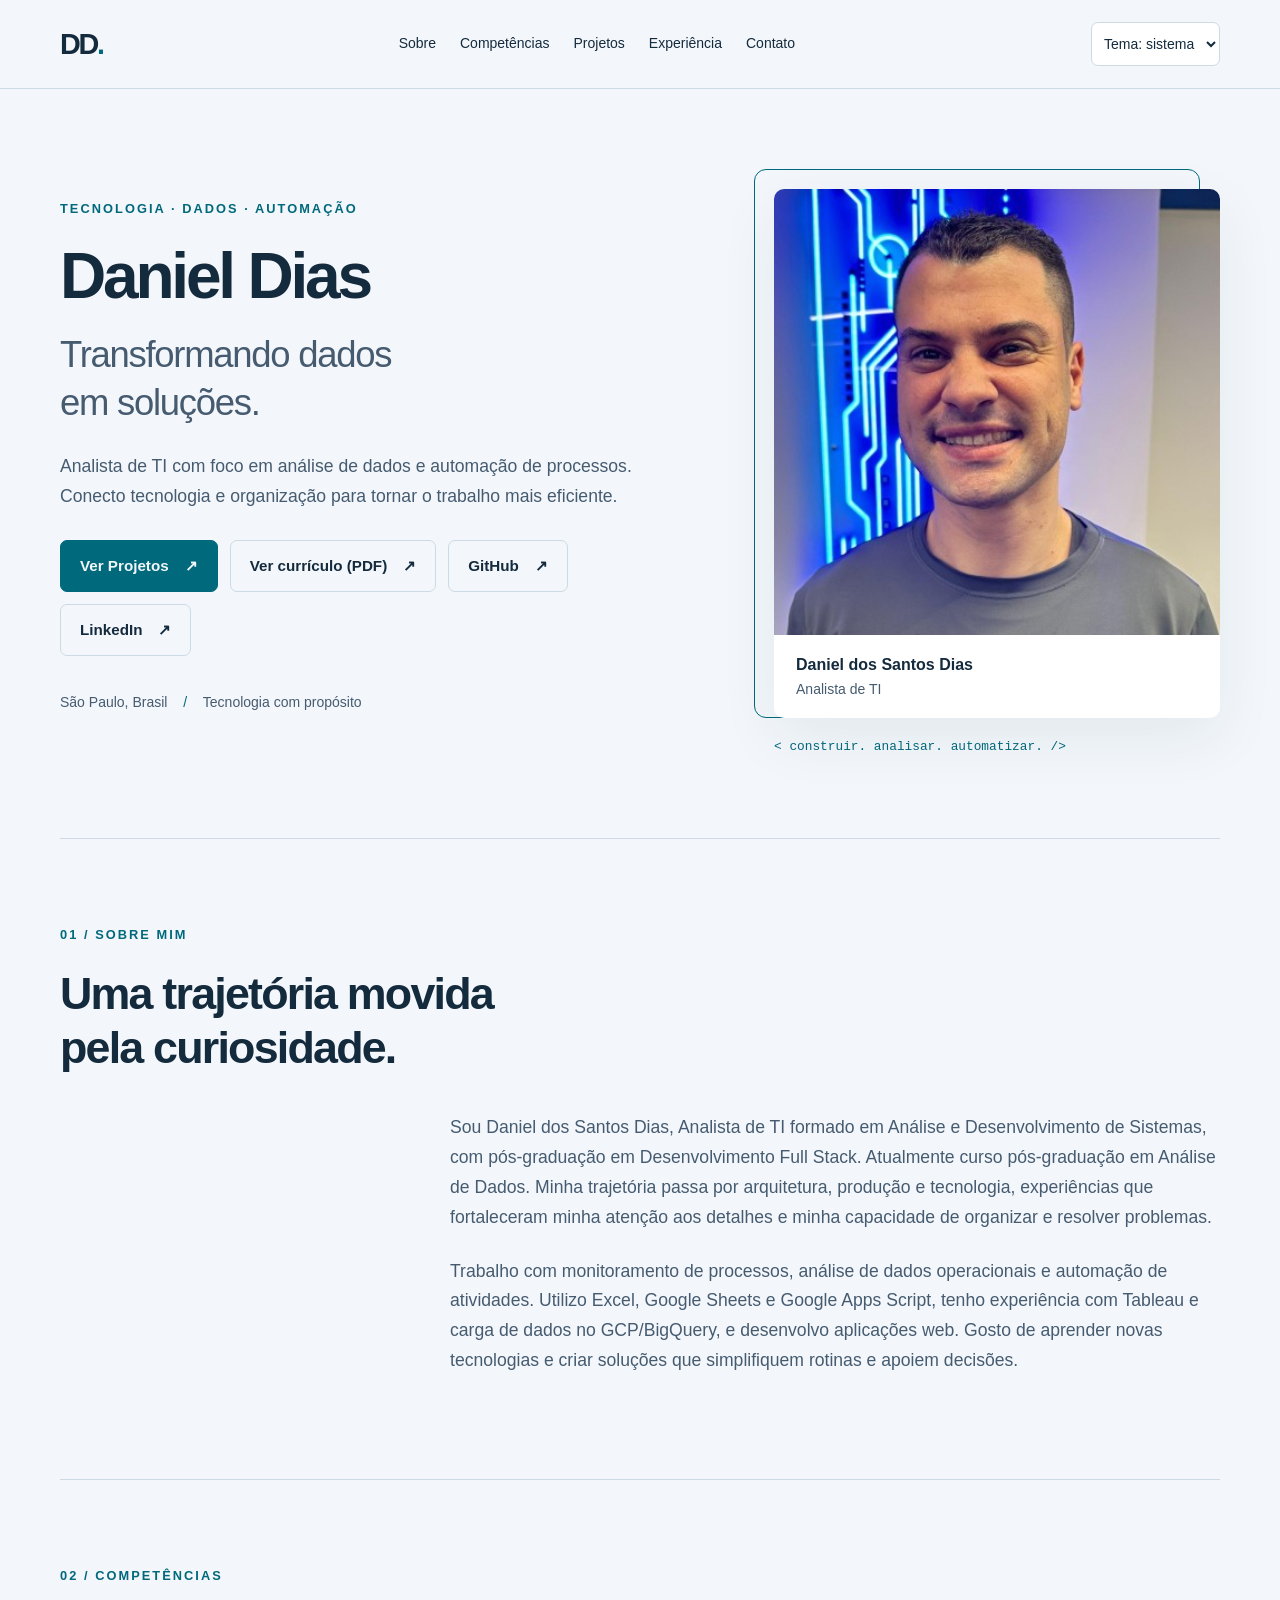
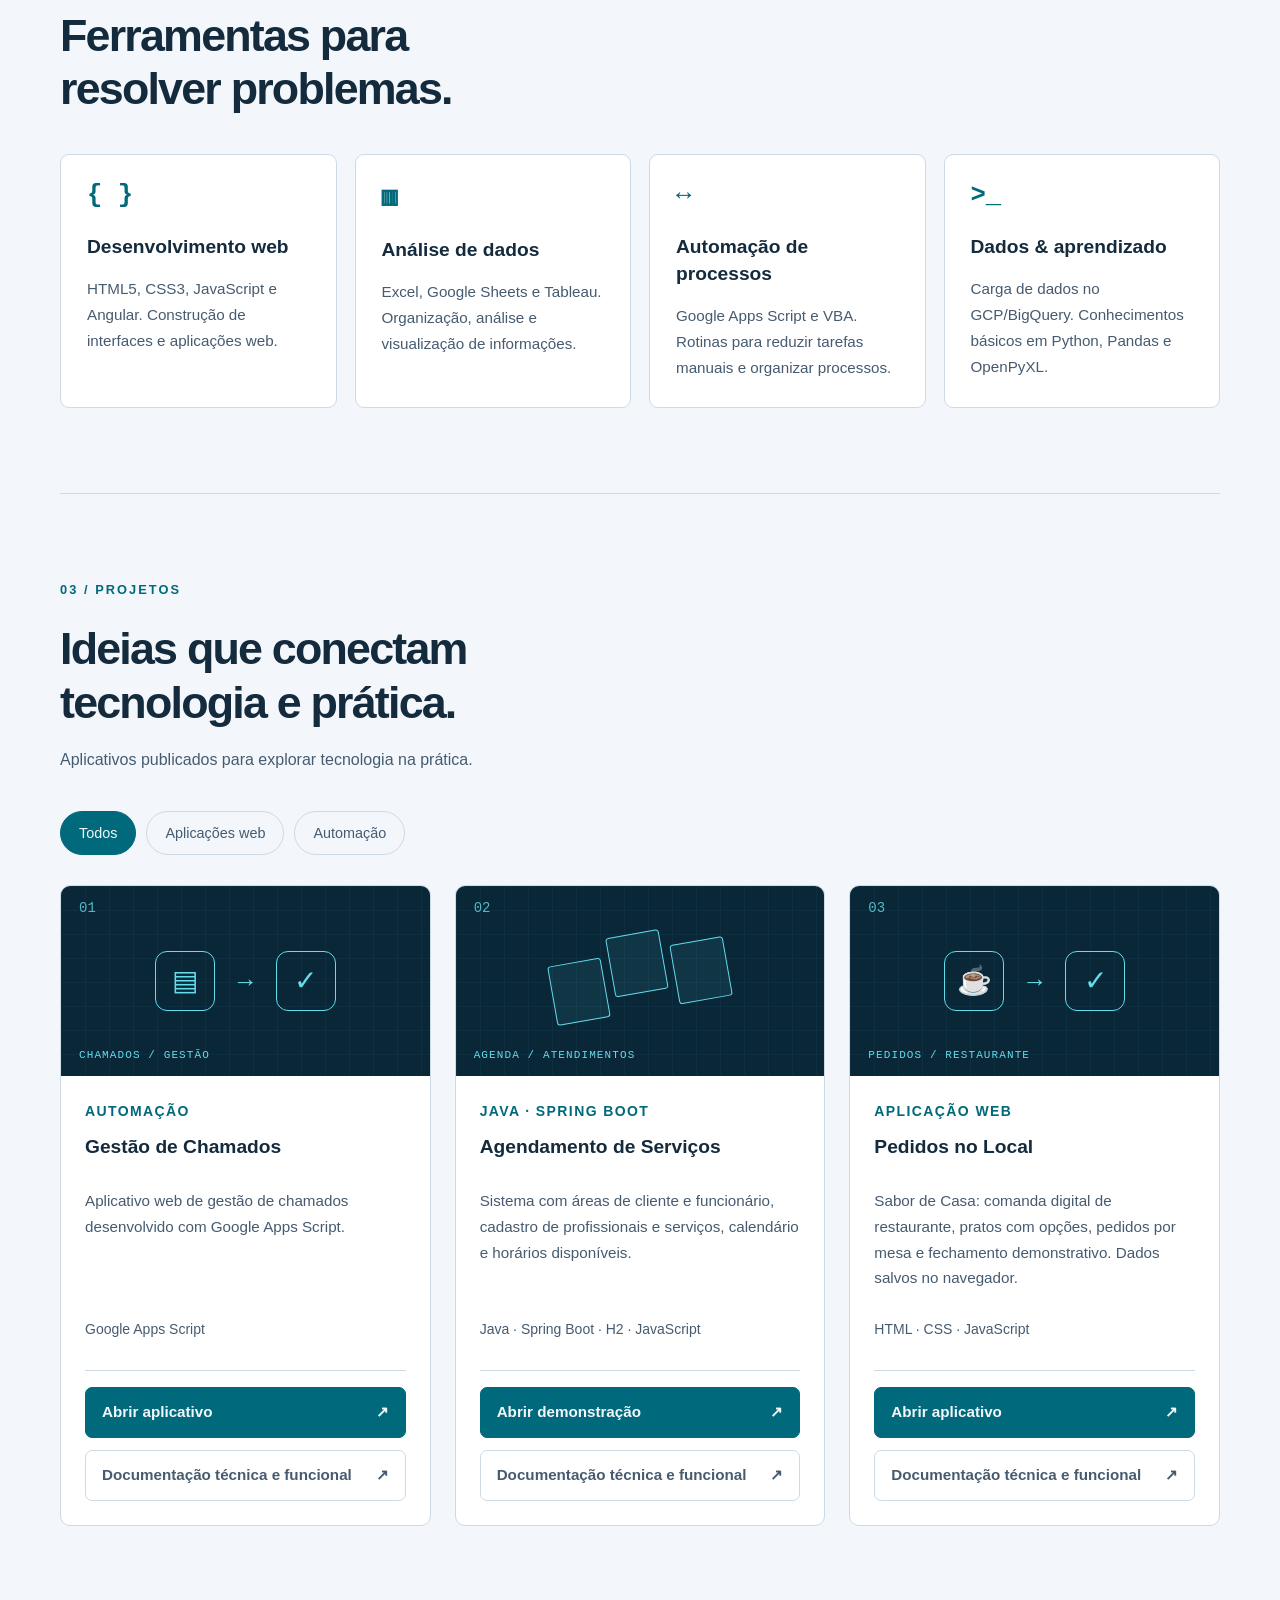
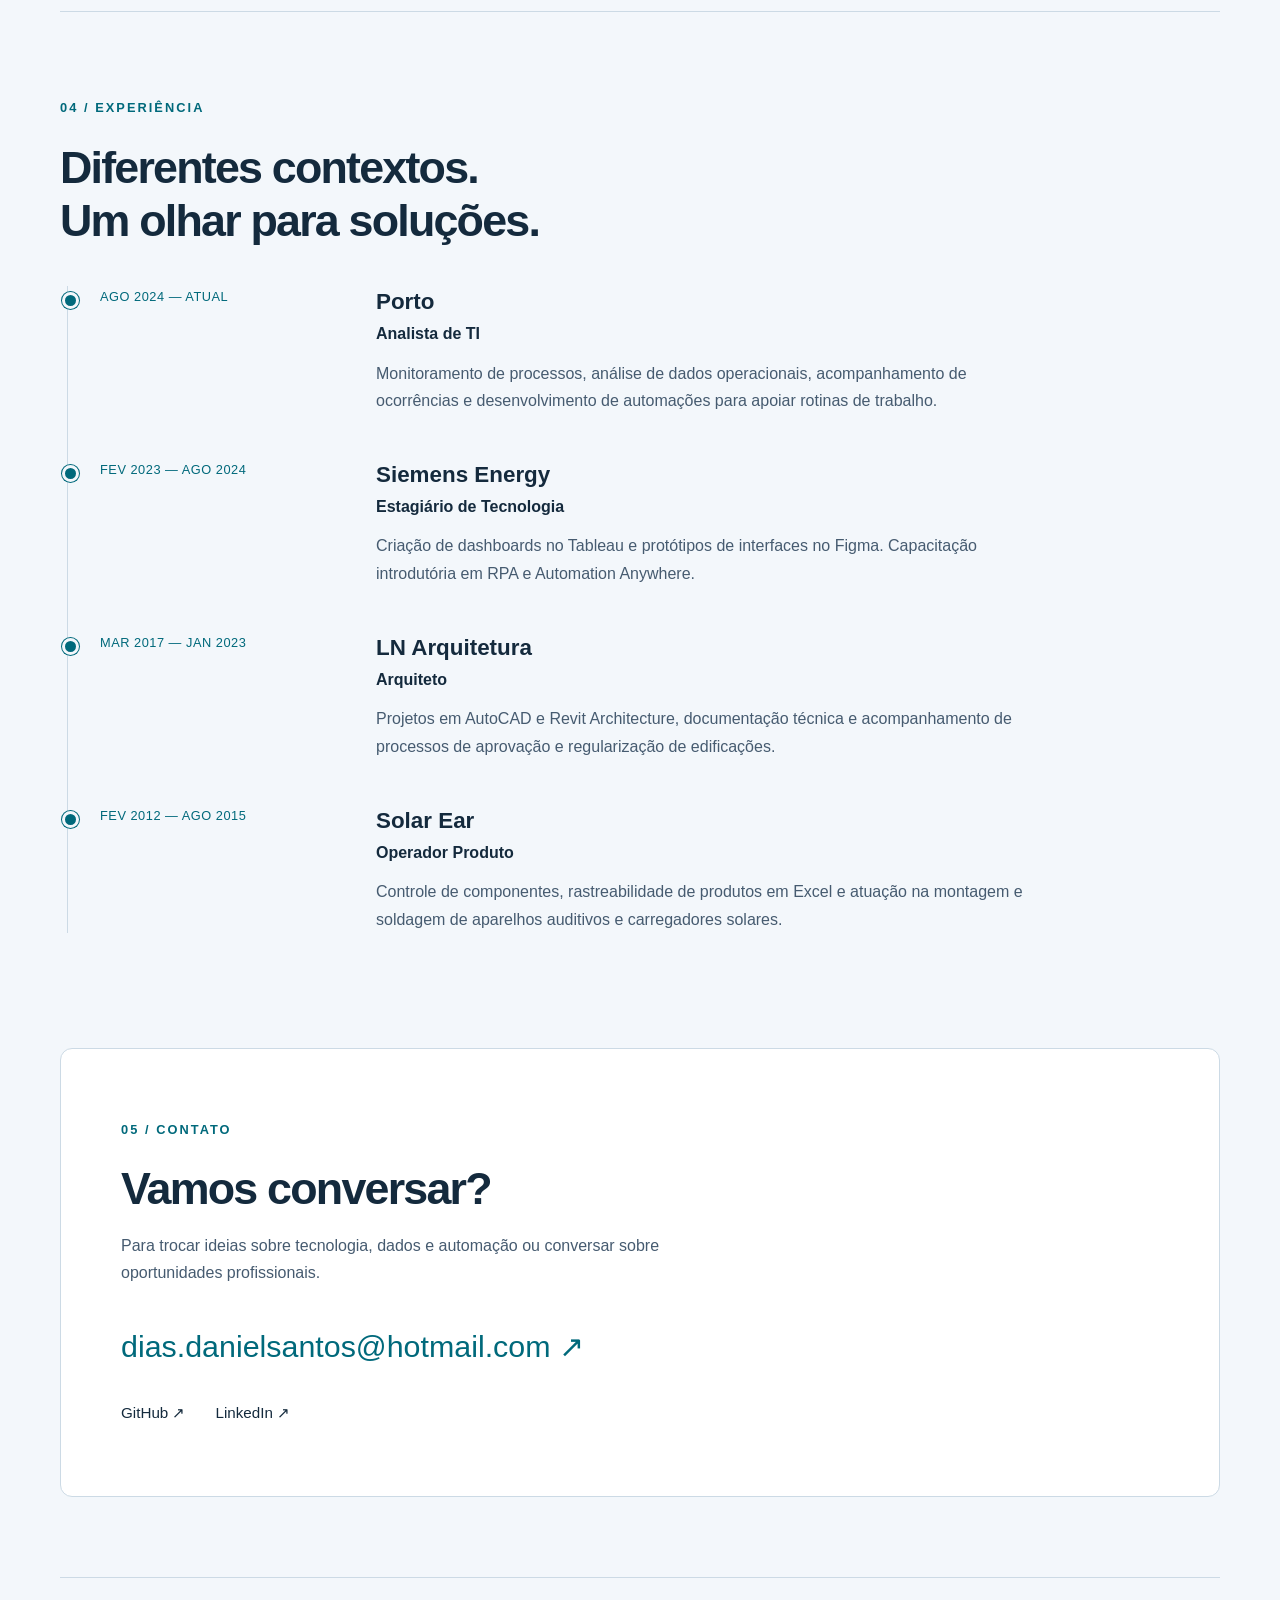
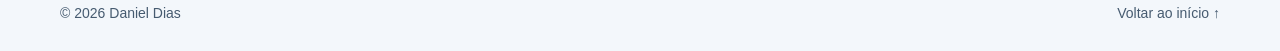
<file: index.html>
<!doctype html>
<html lang="pt-BR">
<head>
  <meta charset="utf-8"><meta name="viewport" content="width=device-width, initial-scale=1">
  <meta name="description" content="Portfólio de Daniel Dias: tecnologia, análise de dados e automação de processos.">
  <meta name="color-scheme" content="dark light">
  <title>Daniel Dias | Tecnologia, Dados & Automação</title>
  <link rel="icon" href="assets/favicon.svg" type="image/svg+xml">
  <script src="theme.js?v=2"></script><link rel="stylesheet" href="styles.css?v=5"><script src="script.js?v=4" defer></script>
<style>.project .agenda-project-actions{display:flex;flex-direction:column;align-items:stretch;gap:12px;padding-top:16px;margin-top:16px}.agenda-project-actions .button{display:flex;justify-content:space-between;align-items:center;gap:16px;width:100%;margin:0;line-height:1.5;padding:13px 16px}.agenda-project-actions .button span{flex-shrink:0}</style></head>
<body>
<a class="skip" href="#conteudo">Pular para o conteúdo</a>
<header class="header"><div class="container header-inner">
  <a class="brand" href="#inicio" aria-label="Daniel Dias — início">DD<span>.</span></a>
  <details class="mobile-menu"><summary>☰ Menu</summary><nav aria-label="Navegação no celular"><a href="#sobre">Sobre</a><a href="#competencias">Competências</a><a href="#projetos">Projetos</a><a href="#experiencia">Experiência</a><a href="#contato">Contato</a></nav></details>
  <nav id="navigation" aria-label="Navegação principal"><a href="#sobre">Sobre</a><a href="#competencias">Competências</a><a href="#projetos">Projetos</a><a href="#experiencia">Experiência</a><a href="#contato">Contato</a></nav>
  <label class="theme-control"><span class="sr-only">Tema da página</span><select id="theme"><option value="system">Tema: sistema</option><option value="dark">Tema: escuro</option><option value="light">Tema: claro</option></select></label>
</div></header>
<main id="conteudo" tabindex="-1">
<section class="hero container" id="inicio" aria-labelledby="hero-title">
  <div class="hero-copy"><p class="eyebrow">TECNOLOGIA · DADOS · AUTOMAÇÃO</p><h1 id="hero-title">Daniel Dias<span>Transformando dados<br>em soluções.</span></h1><p class="lead">Analista de TI com foco em análise de dados e automação de processos. Conecto tecnologia e organização para tornar o trabalho mais eficiente.</p><div class="actions"><a class="button primary" href="#projetos">Ver Projetos <span aria-hidden="true">↗</span></a><a class="button resume-link" href="assets/curriculo-daniel-dias.pdf" type="application/pdf">Ver currículo (PDF) <span aria-hidden="true">↗</span></a><a class="button" href="https://github.com/danieldosadi">GitHub <span aria-hidden="true">↗</span></a><a class="button" href="https://www.linkedin.com/in/daniel-dos-santos-dias/">LinkedIn <span aria-hidden="true">↗</span></a></div><p class="location">São Paulo, Brasil <span aria-hidden="true">/</span> Tecnologia com propósito</p></div>
  <div class="portrait-wrap"><div class="portrait-frame"><img src="assets/daniel-dias.png" width="400" height="400" alt="Daniel Dias sorrindo em um ambiente com iluminação azul" fetchpriority="high"><div class="portrait-caption"><span>Daniel dos Santos Dias</span><small>Analista de TI</small></div></div><span class="frame-label" aria-hidden="true">&lt; construir. analisar. automatizar. /&gt;</span></div>
</section>
<section class="section container" id="sobre" aria-labelledby="sobre-title"><div class="section-heading"><p class="eyebrow">01 / SOBRE MIM</p><h2 id="sobre-title">Uma trajetória movida<br>pela curiosidade.</h2></div><div class="about-copy"><p>Sou Daniel dos Santos Dias, Analista de TI formado em Análise e Desenvolvimento de Sistemas, com pós-graduação em Desenvolvimento Full Stack. Atualmente curso pós-graduação em Análise de Dados. Minha trajetória passa por arquitetura, produção e tecnologia, experiências que fortaleceram minha atenção aos detalhes e minha capacidade de organizar e resolver problemas.</p><p>Trabalho com monitoramento de processos, análise de dados operacionais e automação de atividades. Utilizo Excel, Google Sheets e Google Apps Script, tenho experiência com Tableau e carga de dados no GCP/BigQuery, e desenvolvo aplicações web. Gosto de aprender novas tecnologias e criar soluções que simplifiquem rotinas e apoiem decisões.</p></div></section>
<section class="section container" id="competencias" aria-labelledby="skills-title"><div class="section-heading"><p class="eyebrow">02 / COMPETÊNCIAS</p><h2 id="skills-title">Ferramentas para<br>resolver problemas.</h2></div><div class="skills-grid">
  <article class="skill"><span class="symbol" aria-hidden="true">{ }</span><h3>Desenvolvimento web</h3><p>HTML5, CSS3, JavaScript e Angular. Construção de interfaces e aplicações web.</p></article>
  <article class="skill"><span class="symbol" aria-hidden="true">▥</span><h3>Análise de dados</h3><p>Excel, Google Sheets e Tableau. Organização, análise e visualização de informações.</p></article>
  <article class="skill"><span class="symbol" aria-hidden="true">↔</span><h3>Automação de processos</h3><p>Google Apps Script e VBA. Rotinas para reduzir tarefas manuais e organizar processos.</p></article>
  <article class="skill"><span class="symbol" aria-hidden="true">&gt;_</span><h3>Dados & aprendizado</h3><p>Carga de dados no GCP/BigQuery. Conhecimentos básicos em Python, Pandas e OpenPyXL.</p></article>
</div></section>
<section class="section container" id="projetos" aria-labelledby="projects-title"><div class="section-heading"><p class="eyebrow">03 / PROJETOS</p><h2 id="projects-title">Ideias que conectam<br>tecnologia e prática.</h2><p>Aplicativos publicados para explorar tecnologia na prática.</p></div>
<div class="filters" role="group" aria-label="Filtrar projetos" hidden><button type="button" data-filter="all" aria-pressed="true">Todos</button><button type="button" data-filter="web" aria-pressed="false">Aplicações web</button><button type="button" data-filter="automation" aria-pressed="false">Automação</button></div><p id="filter-status" class="sr-only" role="status" aria-live="polite"></p>
<div class="projects-grid">



<article class="project" data-category="automation"><div class="project-art alerts" aria-hidden="true"><span>01</span><div class="art-flow"><i>▤</i><em>→</em><i>✓</i></div><b>CHAMADOS / GESTÃO</b></div><div class="project-body"><p class="tag">AUTOMAÇÃO</p><h3>Gestão de Chamados</h3><p>Aplicativo web de gestão de chamados desenvolvido com Google Apps Script.</p><p class="stack">Google Apps Script</p><p class="status agenda-project-actions"><a class="button primary" href="https://script.google.com/macros/s/AKfycbwUPTCilkJIwV-g-wCI0ZAFEkxgGCOm4Q4_Ktr1TSfg7NjRUuMjpUo8jpeyMvdisXUZ/exec" aria-label="Abrir aplicativo Gestão de Chamados">Abrir aplicativo <span aria-hidden="true">↗</span></a> <a class="button" href="projetos/gestao-chamados/documentacao.html">Documentação técnica e funcional <span aria-hidden="true">↗</span></a></p></div></article>
<article class="project" data-category="web"><div class="project-art stock" aria-hidden="true"><span>02</span><div class="art-boxes"><i></i><i></i><i></i></div><b>AGENDA / ATENDIMENTOS</b></div><div class="project-body"><p class="tag">JAVA · SPRING BOOT</p><h3>Agendamento de Serviços</h3><p>Sistema com áreas de cliente e funcionário, cadastro de profissionais e serviços, calendário e horários disponíveis.</p><p class="stack">Java · Spring Boot · H2 · JavaScript</p><p class="status agenda-project-actions"><a class="button primary" href="projetos/agendamento/" aria-label="Abrir demonstração Agendamento de Serviços">Abrir demonstração <span aria-hidden="true">↗</span></a> <a class="button" href="projetos/agendamento/documentacao.html">Documentação técnica e funcional <span aria-hidden="true">↗</span></a></p></div></article>
<article class="project" data-category="web"><div class="project-art finance" aria-hidden="true"><span>03</span><div class="art-flow"><i>☕</i><em>→</em><i>✓</i></div><b>PEDIDOS / RESTAURANTE</b></div><div class="project-body"><p class="tag">APLICAÇÃO WEB</p><h3>Pedidos no Local</h3><p>Sabor de Casa: comanda digital de restaurante, pratos com opções, pedidos por mesa e fechamento demonstrativo. Dados salvos no navegador.</p><p class="stack">HTML · CSS · JavaScript</p><p class="status agenda-project-actions"><a class="button primary" href="projetos/pedidos-local/">Abrir aplicativo <span aria-hidden="true">↗</span></a><a class="button" href="projetos/pedidos-local/documentacao.html">Documentação técnica e funcional <span aria-hidden="true">↗</span></a></p></div></article>
</div></section>
<section class="section container" id="experiencia" aria-labelledby="experience-title"><div class="section-heading"><p class="eyebrow">04 / EXPERIÊNCIA</p><h2 id="experience-title">Diferentes contextos.<br>Um olhar para soluções.</h2></div><ol class="timeline">
<li><div class="period">AGO 2024 — ATUAL</div><div><h3>Porto</h3><p class="role">Analista de TI</p><p>Monitoramento de processos, análise de dados operacionais, acompanhamento de ocorrências e desenvolvimento de automações para apoiar rotinas de trabalho.</p></div></li>
<li><div class="period">FEV 2023 — AGO 2024</div><div><h3>Siemens Energy</h3><p class="role">Estagiário de Tecnologia</p><p>Criação de dashboards no Tableau e protótipos de interfaces no Figma. Capacitação introdutória em RPA e Automation Anywhere.</p></div></li>
<li><div class="period">MAR 2017 — JAN 2023</div><div><h3>LN Arquitetura</h3><p class="role">Arquiteto</p><p>Projetos em AutoCAD e Revit Architecture, documentação técnica e acompanhamento de processos de aprovação e regularização de edificações.</p></div></li>
<li><div class="period">FEV 2012 — AGO 2015</div><div><h3>Solar Ear</h3><p class="role">Operador Produto</p><p>Controle de componentes, rastreabilidade de produtos em Excel e atuação na montagem e soldagem de aparelhos auditivos e carregadores solares.</p></div></li>
</ol></section>
<section class="contact container" id="contato" aria-labelledby="contact-title"><p class="eyebrow">05 / CONTATO</p><h2 id="contact-title">Vamos conversar?</h2><p>Para trocar ideias sobre tecnologia, dados e automação ou conversar sobre oportunidades profissionais.</p><a class="email" href="mailto:dias.danielsantos@hotmail.com">dias.danielsantos@hotmail.com <span aria-hidden="true">↗</span></a><div class="actions"><a href="https://github.com/danieldosadi">GitHub ↗</a><a href="https://www.linkedin.com/in/daniel-dos-santos-dias/">LinkedIn ↗</a></div></section>
</main><footer class="container"><p>© <span id="year">2026</span> Daniel Dias</p><a href="#inicio">Voltar ao início ↑</a></footer>
</body></html>
</file>
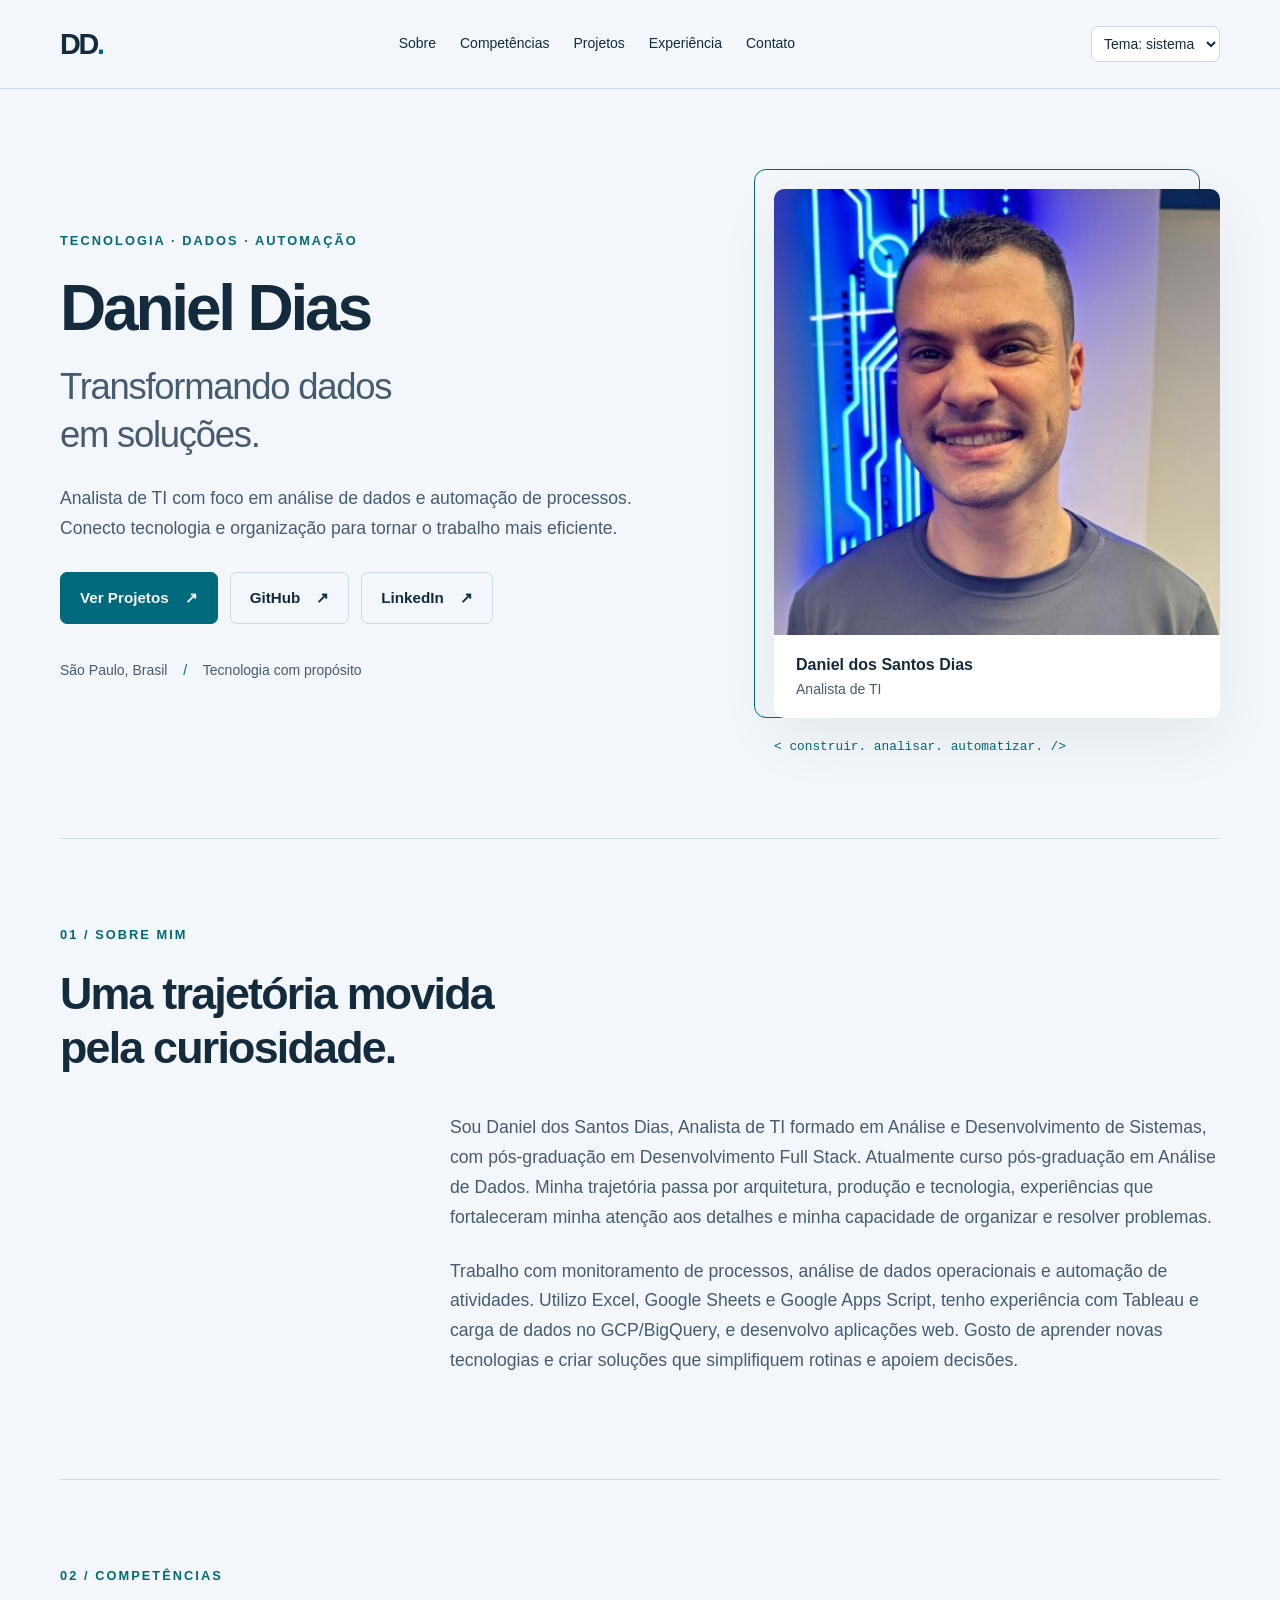
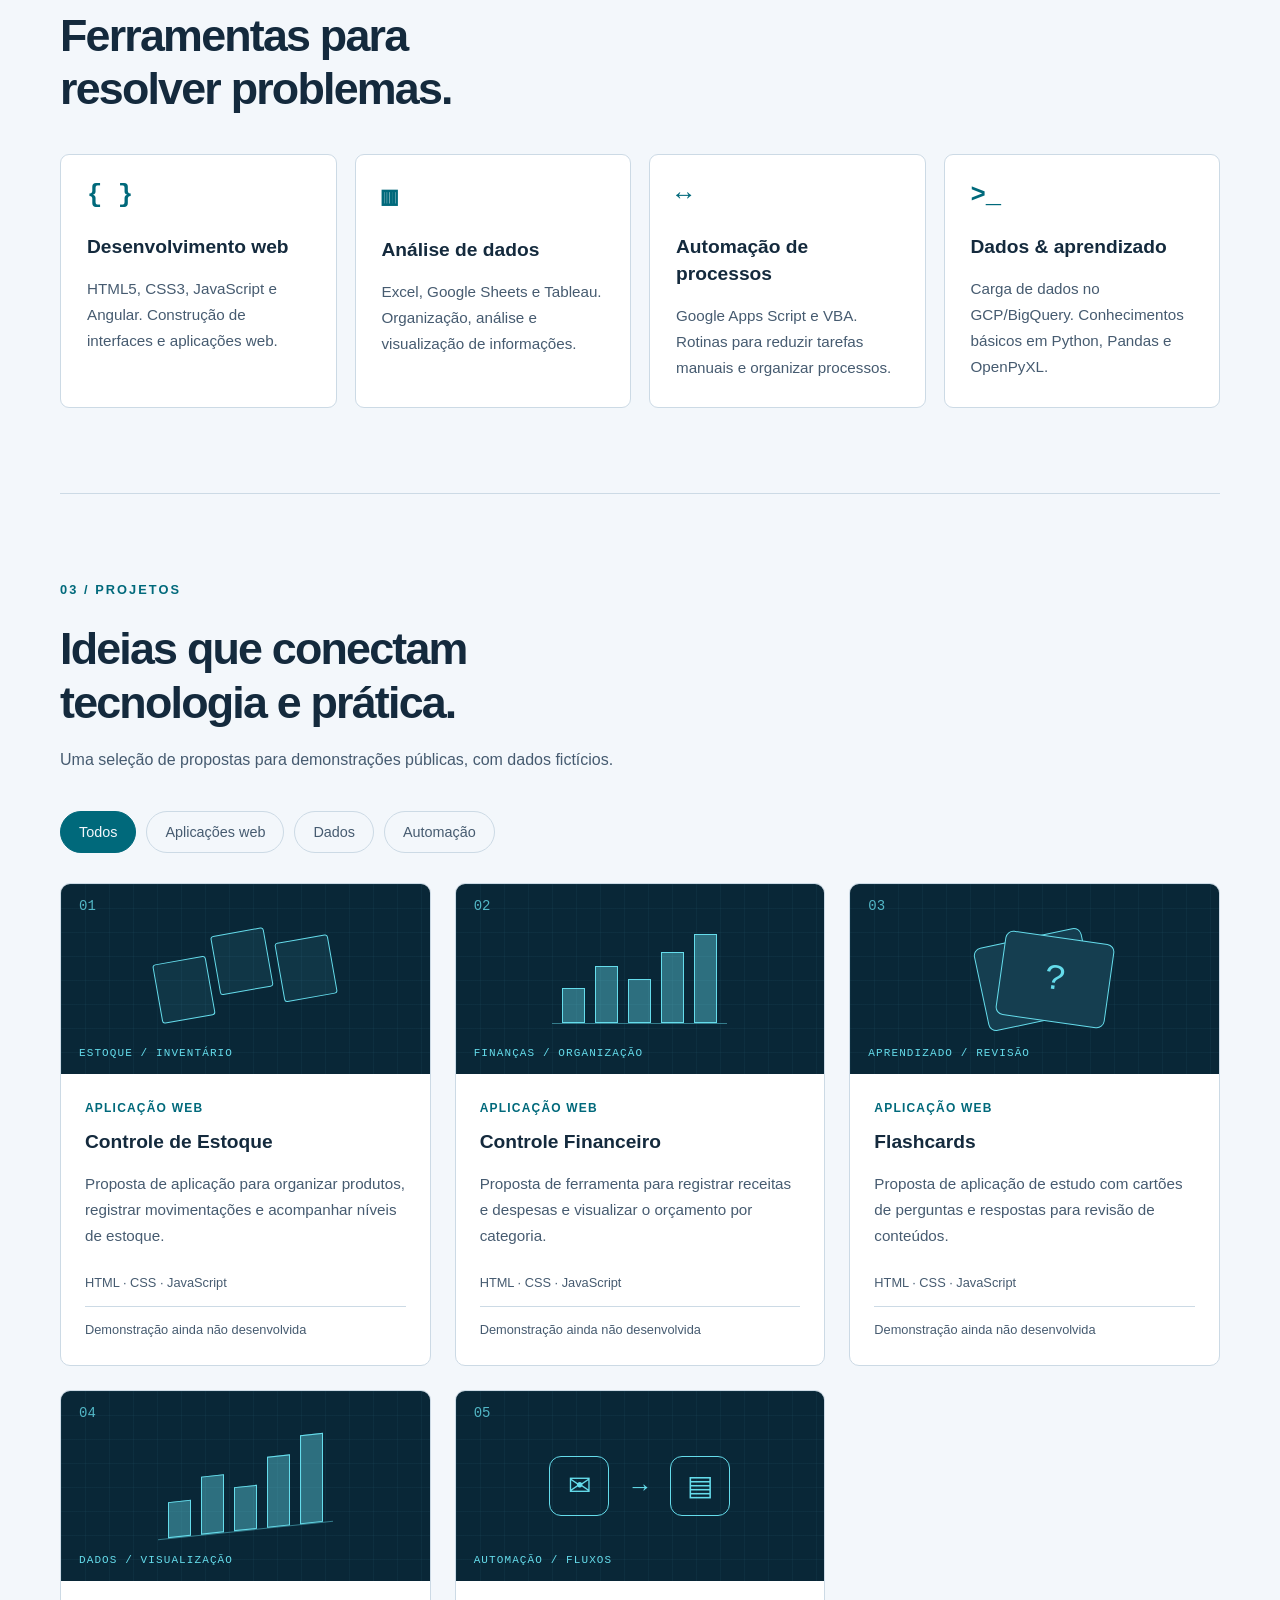
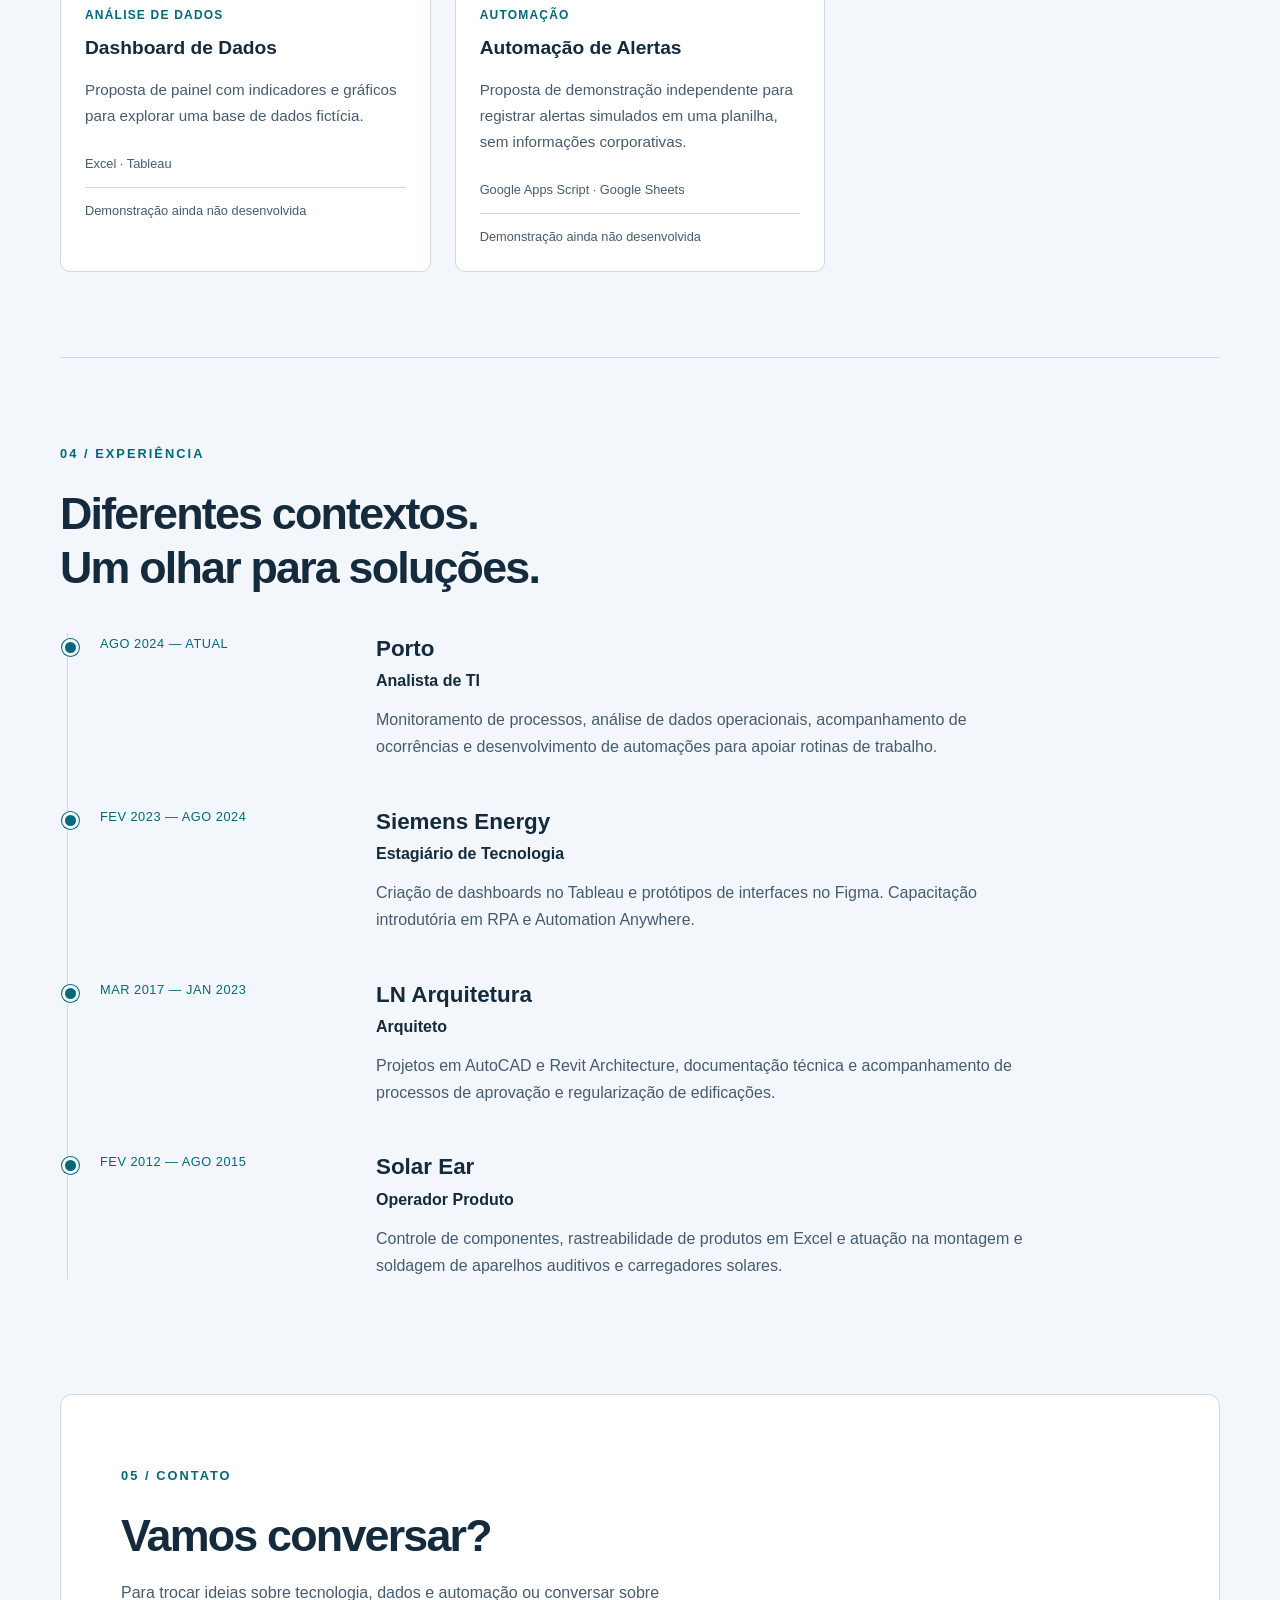
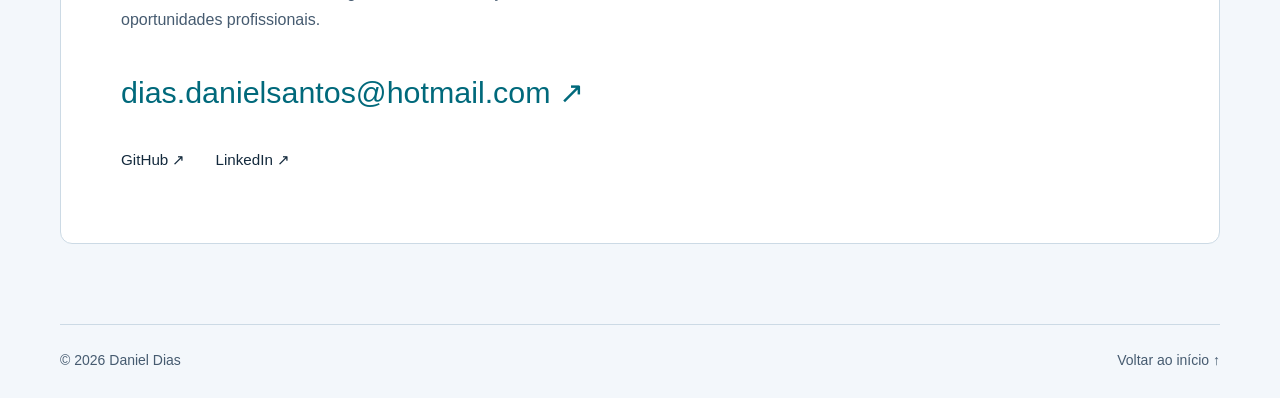
<file: portfolio-daniel/index.html>
<!doctype html>
<html lang="pt-BR">
<head>
  <meta charset="utf-8"><meta name="viewport" content="width=device-width, initial-scale=1">
  <meta name="description" content="Portfólio de Daniel Dias: tecnologia, análise de dados e automação de processos.">
  <meta name="color-scheme" content="dark light">
  <title>Daniel Dias | Tecnologia, Dados & Automação</title>
  <link rel="icon" href="assets/favicon.svg" type="image/svg+xml">
  <script src="theme.js"></script><link rel="stylesheet" href="styles.css"><script src="script.js" defer></script>
</head>
<body>
<a class="skip" href="#conteudo">Pular para o conteúdo</a>
<header class="header"><div class="container header-inner">
  <a class="brand" href="#inicio" aria-label="Daniel Dias — início">DD<span>.</span></a>
  <nav aria-label="Navegação principal"><a href="#sobre">Sobre</a><a href="#competencias">Competências</a><a href="#projetos">Projetos</a><a href="#experiencia">Experiência</a><a href="#contato">Contato</a></nav>
  <label class="theme-control"><span class="sr-only">Tema da página</span><select id="theme"><option value="system">Tema: sistema</option><option value="dark">Tema: escuro</option><option value="light">Tema: claro</option></select></label>
</div></header>
<main id="conteudo" tabindex="-1">
<section class="hero container" id="inicio" aria-labelledby="hero-title">
  <div class="hero-copy"><p class="eyebrow">TECNOLOGIA · DADOS · AUTOMAÇÃO</p><h1 id="hero-title">Daniel Dias<span>Transformando dados<br>em soluções.</span></h1><p class="lead">Analista de TI com foco em análise de dados e automação de processos. Conecto tecnologia e organização para tornar o trabalho mais eficiente.</p><div class="actions"><a class="button primary" href="#projetos">Ver Projetos <span aria-hidden="true">↗</span></a><a class="button" href="https://github.com/danieldosadi">GitHub <span aria-hidden="true">↗</span></a><a class="button" href="https://www.linkedin.com/in/daniel-dos-santos-dias/">LinkedIn <span aria-hidden="true">↗</span></a></div><p class="location">São Paulo, Brasil <span aria-hidden="true">/</span> Tecnologia com propósito</p></div>
  <div class="portrait-wrap"><div class="portrait-frame"><img src="assets/daniel-dias.png" width="400" height="400" alt="Daniel Dias sorrindo em um ambiente com iluminação azul" fetchpriority="high"><div class="portrait-caption"><span>Daniel dos Santos Dias</span><small>Analista de TI</small></div></div><span class="frame-label" aria-hidden="true">&lt; construir. analisar. automatizar. /&gt;</span></div>
</section>
<section class="section container" id="sobre" aria-labelledby="sobre-title"><div class="section-heading"><p class="eyebrow">01 / SOBRE MIM</p><h2 id="sobre-title">Uma trajetória movida<br>pela curiosidade.</h2></div><div class="about-copy"><p>Sou Daniel dos Santos Dias, Analista de TI formado em Análise e Desenvolvimento de Sistemas, com pós-graduação em Desenvolvimento Full Stack. Atualmente curso pós-graduação em Análise de Dados. Minha trajetória passa por arquitetura, produção e tecnologia, experiências que fortaleceram minha atenção aos detalhes e minha capacidade de organizar e resolver problemas.</p><p>Trabalho com monitoramento de processos, análise de dados operacionais e automação de atividades. Utilizo Excel, Google Sheets e Google Apps Script, tenho experiência com Tableau e carga de dados no GCP/BigQuery, e desenvolvo aplicações web. Gosto de aprender novas tecnologias e criar soluções que simplifiquem rotinas e apoiem decisões.</p></div></section>
<section class="section container" id="competencias" aria-labelledby="skills-title"><div class="section-heading"><p class="eyebrow">02 / COMPETÊNCIAS</p><h2 id="skills-title">Ferramentas para<br>resolver problemas.</h2></div><div class="skills-grid">
  <article class="skill"><span class="symbol" aria-hidden="true">{ }</span><h3>Desenvolvimento web</h3><p>HTML5, CSS3, JavaScript e Angular. Construção de interfaces e aplicações web.</p></article>
  <article class="skill"><span class="symbol" aria-hidden="true">▥</span><h3>Análise de dados</h3><p>Excel, Google Sheets e Tableau. Organização, análise e visualização de informações.</p></article>
  <article class="skill"><span class="symbol" aria-hidden="true">↔</span><h3>Automação de processos</h3><p>Google Apps Script e VBA. Rotinas para reduzir tarefas manuais e organizar processos.</p></article>
  <article class="skill"><span class="symbol" aria-hidden="true">&gt;_</span><h3>Dados & aprendizado</h3><p>Carga de dados no GCP/BigQuery. Conhecimentos básicos em Python, Pandas e OpenPyXL.</p></article>
</div></section>
<section class="section container" id="projetos" aria-labelledby="projects-title"><div class="section-heading"><p class="eyebrow">03 / PROJETOS</p><h2 id="projects-title">Ideias que conectam<br>tecnologia e prática.</h2><p>Uma seleção de propostas para demonstrações públicas, com dados fictícios.</p></div>
<div class="filters" role="group" aria-label="Filtrar projetos" hidden><button type="button" data-filter="all" aria-pressed="true">Todos</button><button type="button" data-filter="web" aria-pressed="false">Aplicações web</button><button type="button" data-filter="data" aria-pressed="false">Dados</button><button type="button" data-filter="automation" aria-pressed="false">Automação</button></div><p id="filter-status" class="sr-only" role="status" aria-live="polite"></p>
<div class="projects-grid">
<article class="project" data-category="web"><div class="project-art stock" aria-hidden="true"><span>01</span><div class="art-boxes"><i></i><i></i><i></i></div><b>ESTOQUE / INVENTÁRIO</b></div><div class="project-body"><p class="tag">APLICAÇÃO WEB</p><h3>Controle de Estoque</h3><p>Proposta de aplicação para organizar produtos, registrar movimentações e acompanhar níveis de estoque.</p><p class="stack">HTML · CSS · JavaScript</p><p class="status">Demonstração ainda não desenvolvida</p></div></article>
<article class="project" data-category="web"><div class="project-art finance" aria-hidden="true"><span>02</span><div class="art-bars"><i></i><i></i><i></i><i></i><i></i></div><b>FINANÇAS / ORGANIZAÇÃO</b></div><div class="project-body"><p class="tag">APLICAÇÃO WEB</p><h3>Controle Financeiro</h3><p>Proposta de ferramenta para registrar receitas e despesas e visualizar o orçamento por categoria.</p><p class="stack">HTML · CSS · JavaScript</p><p class="status">Demonstração ainda não desenvolvida</p></div></article>
<article class="project" data-category="web"><div class="project-art flash" aria-hidden="true"><span>03</span><div class="art-cards"><i></i><i>?</i></div><b>APRENDIZADO / REVISÃO</b></div><div class="project-body"><p class="tag">APLICAÇÃO WEB</p><h3>Flashcards</h3><p>Proposta de aplicação de estudo com cartões de perguntas e respostas para revisão de conteúdos.</p><p class="stack">HTML · CSS · JavaScript</p><p class="status">Demonstração ainda não desenvolvida</p></div></article>
<article class="project" data-category="data"><div class="project-art dashboard" aria-hidden="true"><span>04</span><div class="art-bars"><i></i><i></i><i></i><i></i><i></i></div><b>DADOS / VISUALIZAÇÃO</b></div><div class="project-body"><p class="tag">ANÁLISE DE DADOS</p><h3>Dashboard de Dados</h3><p>Proposta de painel com indicadores e gráficos para explorar uma base de dados fictícia.</p><p class="stack">Excel · Tableau</p><p class="status">Demonstração ainda não desenvolvida</p></div></article>
<article class="project" data-category="automation"><div class="project-art alerts" aria-hidden="true"><span>05</span><div class="art-flow"><i>✉</i><em>→</em><i>▤</i></div><b>AUTOMAÇÃO / FLUXOS</b></div><div class="project-body"><p class="tag">AUTOMAÇÃO</p><h3>Automação de Alertas</h3><p>Proposta de demonstração independente para registrar alertas simulados em uma planilha, sem informações corporativas.</p><p class="stack">Google Apps Script · Google Sheets</p><p class="status">Demonstração ainda não desenvolvida</p></div></article>
</div></section>
<section class="section container" id="experiencia" aria-labelledby="experience-title"><div class="section-heading"><p class="eyebrow">04 / EXPERIÊNCIA</p><h2 id="experience-title">Diferentes contextos.<br>Um olhar para soluções.</h2></div><ol class="timeline">
<li><div class="period">AGO 2024 — ATUAL</div><div><h3>Porto</h3><p class="role">Analista de TI</p><p>Monitoramento de processos, análise de dados operacionais, acompanhamento de ocorrências e desenvolvimento de automações para apoiar rotinas de trabalho.</p></div></li>
<li><div class="period">FEV 2023 — AGO 2024</div><div><h3>Siemens Energy</h3><p class="role">Estagiário de Tecnologia</p><p>Criação de dashboards no Tableau e protótipos de interfaces no Figma. Capacitação introdutória em RPA e Automation Anywhere.</p></div></li>
<li><div class="period">MAR 2017 — JAN 2023</div><div><h3>LN Arquitetura</h3><p class="role">Arquiteto</p><p>Projetos em AutoCAD e Revit Architecture, documentação técnica e acompanhamento de processos de aprovação e regularização de edificações.</p></div></li>
<li><div class="period">FEV 2012 — AGO 2015</div><div><h3>Solar Ear</h3><p class="role">Operador Produto</p><p>Controle de componentes, rastreabilidade de produtos em Excel e atuação na montagem e soldagem de aparelhos auditivos e carregadores solares.</p></div></li>
</ol></section>
<section class="contact container" id="contato" aria-labelledby="contact-title"><p class="eyebrow">05 / CONTATO</p><h2 id="contact-title">Vamos conversar?</h2><p>Para trocar ideias sobre tecnologia, dados e automação ou conversar sobre oportunidades profissionais.</p><a class="email" href="mailto:dias.danielsantos@hotmail.com">dias.danielsantos@hotmail.com <span aria-hidden="true">↗</span></a><div class="actions"><a href="https://github.com/danieldosadi">GitHub ↗</a><a href="https://www.linkedin.com/in/daniel-dos-santos-dias/">LinkedIn ↗</a></div></section>
</main><footer class="container"><p>© <span id="year">2026</span> Daniel Dias</p><a href="#inicio">Voltar ao início ↑</a></footer>
</body></html>
</file>
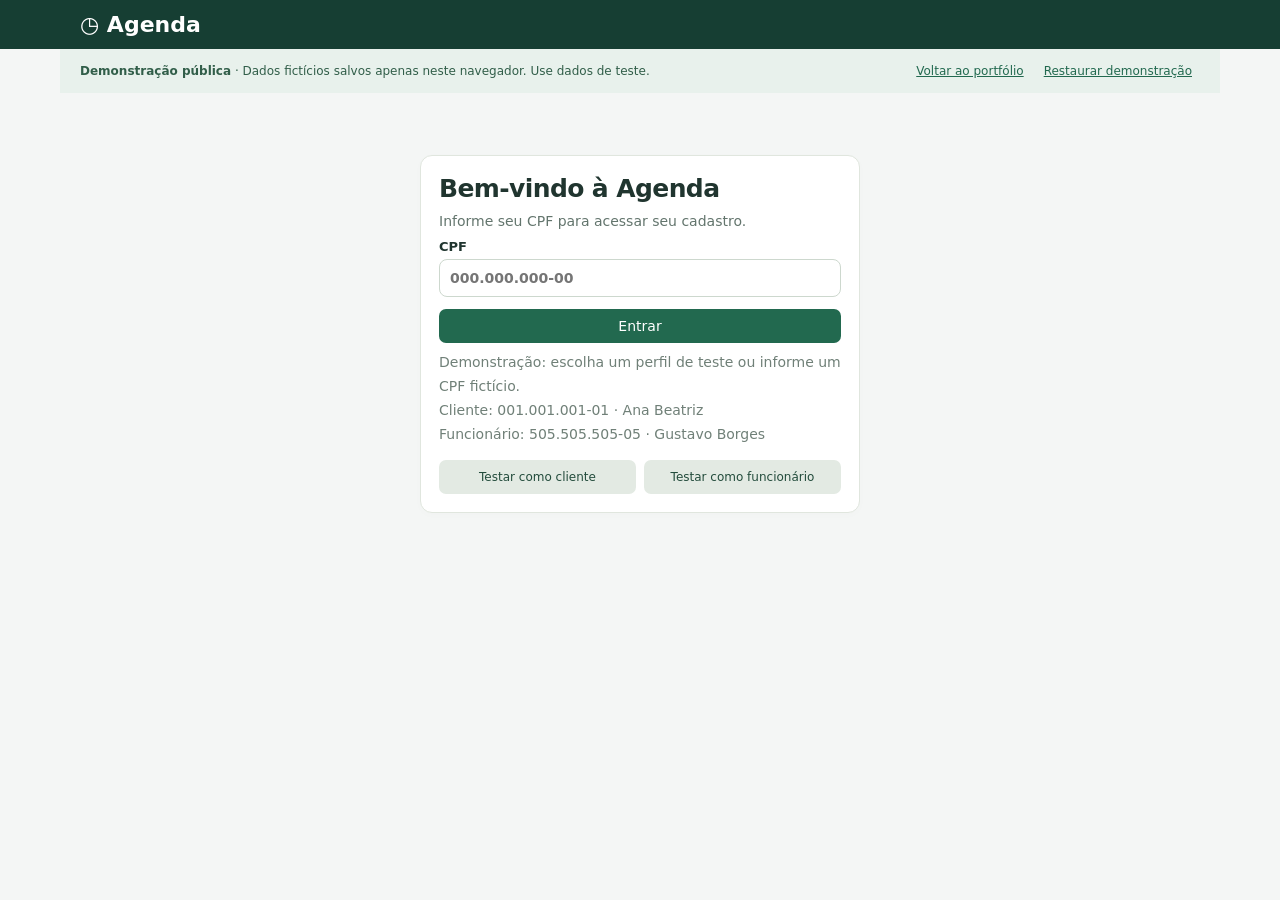
<file: projetos/agendamento/index.html>
<!doctype html>
<html lang="pt-BR">
<meta charset="utf-8"><meta name="viewport" content="width=device-width,initial-scale=1">
<title>Agenda • Demonstração | Daniel Dias</title><meta name="description" content="Demonstração navegável do projeto de agendamento de serviços de Daniel Dias. Dados fictícios salvos somente neste navegador.">
<style>
:root{font-family:system-ui,sans-serif;color:#20352f;background:#f3f5f1}*{box-sizing:border-box}body{margin:0}header{background:#163e33;color:white;padding:24px max(24px,calc((100vw - 1180px)/2));display:flex;align-items:center;justify-content:space-between}header strong{font-size:24px}header span{color:#bed5ca;font-size:14px}main{max-width:1228px;margin:auto;padding:32px 24px}h1{font-size:32px;letter-spacing:-1px;margin:0 0 8px}h2{font-size:19px;margin:0 0 20px}p{color:#63756d;line-height:1.6}nav{display:flex;gap:8px;margin:24px 0}button{font:inherit;cursor:pointer;border:0;border-radius:8px;padding:11px 16px;background:#22694f;color:white}button:hover{filter:brightness(.92)}button:disabled{opacity:.55;cursor:wait}button.secondary,nav button{background:#e3eae3;color:#234c3c}nav button[aria-selected=true]{background:#163e33;color:white}button:focus-visible,input:focus-visible,select:focus-visible{outline:3px solid #d59739;outline-offset:2px}.layout{display:grid;grid-template-columns:350px 1fr;gap:24px}.card{background:white;border:1px solid #e0e6de;border-radius:14px;padding:24px}.stack{display:grid;gap:18px}label{display:grid;gap:7px;font-size:14px;font-weight:600}input,select{font:inherit;width:100%;padding:11px;border:1px solid #cdd8ce;border-radius:8px;background:white;color:#20352f}.row{display:flex;align-items:center;gap:10px;flex-wrap:wrap}.filters{display:grid;grid-template-columns:1fr 1fr;gap:12px;margin-bottom:22px}.appointment{border-top:1px solid #e7ece5;padding:20px 0;display:flex;gap:18px;align-items:flex-start}.time{font-weight:700;font-size:18px;min-width:64px}.details{flex:1}.details strong{display:block}.muted{color:#708078;font-size:14px;line-height:1.7}.badge{font-size:12px;border-radius:20px;padding:4px 10px;background:#e8f3e9;display:inline-block;margin-top:8px}.canceled{opacity:.65}.empty{text-align:center;padding:40px 12px;color:#708078}.count{background:#e9f0e6;border-radius:8px;padding:10px 14px;margin:16px 0}.grid{display:grid;grid-template-columns:repeat(3,1fr);gap:20px}.catalog{margin-top:22px;max-height:260px;overflow:auto}.catalog div{border-top:1px solid #e7ece5;padding:12px 0}#message{padding:14px;border-radius:8px;background:#e2f1e5;margin-bottom:20px}#message.error{background:#ffe6e1;color:#8e3024}[hidden]{display:none!important}footer{margin-top:28px;font-size:13px;color:#708078}@media(max-width:850px){.layout,.grid{grid-template-columns:1fr}header span{display:none}.filters{grid-template-columns:1fr}.appointment{gap:10px}.appointment .row{flex-direction:column;align-items:stretch}}

.toolbar{display:flex;align-items:center;justify-content:space-between;gap:16px;margin:24px 0}.toolbar nav{margin:0}.account-actions{display:flex;align-items:center;gap:10px}.account-bar{display:flex;align-items:center;justify-content:space-between;gap:16px;margin-bottom:32px}.birth-grid{display:grid;grid-template-columns:repeat(3,minmax(0,1fr));gap:12px}.birth-field{border:0;padding:0;margin:0;min-width:0}.birth-field legend{font-size:14px;font-weight:600;margin-bottom:10px}.field-caption{white-space:nowrap;display:block}.signup-row{display:grid;grid-template-columns:1fr 1fr;gap:16px;align-items:start}.signup-row label{min-width:0}.profile-details{display:grid;grid-template-columns:1fr 1fr;gap:18px;margin:0}.profile-details dt{font-size:12px;color:#708078;margin-bottom:6px}.profile-details dd{margin:0;font-size:15px;overflow-wrap:anywhere}.profile-details .wide{grid-column:1/-1}.section-heading{margin:8px 0 0;font-size:15px;color:#22694f;padding-top:12px;border-top:1px solid #e7ece5}#signupPanel{padding:32px!important}#signupPanel .filters{margin-bottom:0;gap:16px}#signupPanel .stack{gap:18px}#profilePanel{max-width:760px;margin:24px auto}#allAppointments{background:transparent;text-decoration:underline;padding:4px 0;color:#22694f;font-size:14px}#count{font-size:14px;background:#f3f6f0}#appIntro{margin-bottom:0}@media(max-width:600px){.account-bar{align-items:flex-start;flex-direction:column;gap:12px}.toolbar{align-items:flex-start;flex-wrap:wrap}.toolbar button{font-size:14px}.signup-row{gap:12px;grid-template-columns:minmax(0,.8fr) minmax(0,1.2fr)}#signupPanel{padding:20px!important}.birth-grid{gap:8px}.birth-grid select{padding:10px 6px;font-size:14px}.profile-details{grid-template-columns:1fr}.profile-details .wide{grid-column:auto}.field-caption{font-size:13px}}
.catalog article{border-top:1px solid #e7ece5;padding:14px 0;display:grid;gap:8px}.catalog article small{overflow-wrap:anywhere;color:#708078}.catalog .danger{color:#9d352d;background:#fcebe8}.catalog button{font-size:13px;padding:8px 12px}.catalog{max-height:420px}

.booking-calendar{border:1px solid #d4ded5;border-radius:12px;padding:12px;background:#fff}.calendar-header{display:flex;align-items:center;justify-content:space-between;gap:8px;margin-bottom:12px}.calendar-header button{padding:6px 10px;background:#edf2ec;color:#234c3c}.calendar-grid{display:grid;grid-template-columns:repeat(7,minmax(0,1fr));gap:4px}.calendar-grid .weekday{font-size:12px;text-align:center;color:#708078;padding:8px 0}.calendar-grid button{padding:9px 0;border-radius:7px;background:#edf4ed;color:#234c3c;font-size:14px}.calendar-grid button:disabled{color:#9ba29d;background:#f5f5f3;opacity:1;cursor:not-allowed;text-decoration:line-through}.calendar-grid button[aria-pressed=true]{background:#22694f;color:white}.calendar-note{font-size:12px;color:#708078;line-height:1.5;margin:10px 0 0}#calendarToggle{text-align:left;background:white;color:#20352f;border:1px solid #cdd8ce}
.time-slots{display:grid;grid-template-columns:repeat(auto-fill,minmax(90px,1fr));gap:10px}.time-slots button{background:#edf4ed;color:#234c3c;border:1px solid #d4ded5;padding:12px}.time-slots button[aria-pressed=true]{background:#22694f;color:#fff;border-color:#22694f}.time-slots button:focus-visible{outline:3px solid #8dbca7;outline-offset:2px}#calendarToggle{border:0;padding:0;font-size:14px;color:#60776b;background:transparent}dialog.agenda-modal{border:1px solid #dce6df;border-radius:20px;padding:0;width:min(960px,calc(100% - 32px));max-height:90dvh;color:#20352f;box-shadow:0 24px 80px #102d3333}dialog.agenda-modal::backdrop{background:#102d3366;backdrop-filter:blur(3px)}.modal-top{position:sticky;top:0;background:#fff;z-index:2;display:flex;justify-content:space-between;align-items:center;padding:20px 24px;border-bottom:1px solid #e0e6de}.modal-top h2{margin:0}.modal-body{padding:24px}.modal-body>.card{border:0;padding:0}.modal-body .catalog{max-height:none}.modal-body .layout{display:block}.modal-body #signupPanel{margin:0!important;max-width:none!important;padding:0!important}.modal-feedback{padding:12px 16px;margin:0 24px 18px;background:#e2f1e5;border-radius:8px}.modal-feedback.error{background:#ffe6e1;color:#8e3024}.staff-launchers{display:grid;grid-template-columns:repeat(3,minmax(0,1fr));gap:20px;margin:28px 0}.staff-launchers button{padding:28px;text-align:left;background:white;color:#20352f;border:1px solid #dce6df;border-radius:16px;box-shadow:0 4px 12px #163e3306}.staff-launchers strong{display:block;font-size:19px;margin-bottom:10px}.staff-launchers span{font-size:14px;color:#708078;line-height:1.6}.staff-launchers b{display:block;color:#22694f;margin-top:22px;font-size:14px}@media(max-width:750px){.staff-launchers{grid-template-columns:1fr}.modal-body{padding:18px}.modal-top{padding:16px 18px}}header{gap:24px;flex-wrap:wrap}header .account-bar{margin:0;gap:24px}header #who{font-size:14px;font-weight:600}header .account-actions button{background:#ffffff18;color:#fff;border:1px solid #ffffff30}header .account-actions button:hover{background:#ffffff28}@media(max-width:650px){header{padding:18px 24px;gap:18px}header .account-bar{width:100%;flex-direction:row;flex-wrap:wrap;align-items:center;gap:12px}header .account-actions{margin-left:auto}header .account-actions button{padding:9px 12px;font-size:13px}}/* Compact layout */
:root{font-size:14px;background:#f4f6f5}header{padding:12px max(20px,calc((100vw - 1120px)/2))}header strong{font-size:22px}header .account-bar{gap:18px}header .account-actions button{padding:8px 12px}main{max-width:1160px;padding:22px 20px}h1{font-size:25px;letter-spacing:-.6px;margin:0 0 5px}h2{font-size:17px;margin:0 0 12px}p{margin:8px 0;line-height:1.45}button{padding:9px 13px;border-radius:7px;font-size:14px}input,select{padding:9px 10px;min-height:38px;font-size:14px}label{font-size:13px;gap:5px}.card{padding:18px;border-radius:12px;box-shadow:0 2px 8px #163e3304}.stack{gap:12px}.row{gap:8px}.layout{gap:16px}.workspace-heading{display:flex;align-items:center;justify-content:space-between;gap:20px;margin-bottom:18px}.workspace-heading>div:first-child{min-width:0}#appIntro{font-size:14px;margin:4px 0 0}.toolbar{margin:0;gap:8px;flex-shrink:0}.toolbar:has(>button[hidden]):not(:has(>button:not([hidden]))){margin:0}#message{padding:10px 13px;margin-bottom:14px;font-size:13px;border-left:3px solid #3d9771}#agendaListCard>.row{margin-bottom:12px!important}#agendaListCard>.filters{display:flex;flex-wrap:wrap;align-items:end;gap:12px;margin-bottom:10px;padding:12px;background:#f6f8f6;border-radius:8px}#agendaListCard>.filters label{width:210px;max-width:100%}#agendaListCard #allAppointments{padding:10px 4px;font-size:13px}#count{display:inline-block;padding:5px 9px;margin:0 0 6px;font-size:12px;border-radius:6px;background:#edf3ef}.appointment{padding:12px 0;gap:14px;align-items:center}.appointment:last-child{padding-bottom:0}.time{font-size:19px;min-width:54px;color:#22694f;font-variant-numeric:tabular-nums}.details{display:grid;grid-template-columns:minmax(0,1fr) auto;column-gap:14px;row-gap:2px}.details strong{font-size:14px}.details .muted{font-size:12px;line-height:1.45;grid-column:1}.details .badge{grid-column:2;grid-row:1/4;align-self:center;margin:0;padding:4px 8px}.appointment .row{flex-direction:row;gap:6px}.appointment .row button{padding:8px 10px;font-size:12px}.empty{padding:24px 12px}.staff-launchers{gap:14px;margin:0 0 18px}.staff-launchers button{padding:18px;border-radius:12px}.staff-launchers strong{font-size:17px;margin-bottom:6px}.staff-launchers span{font-size:13px;line-height:1.4}.staff-launchers b{margin-top:14px;font-size:13px}footer{margin-top:18px;font-size:12px;color:#7b8981}dialog.agenda-modal{width:min(800px,calc(100% - 28px));border-radius:14px}.modal-top{padding:13px 18px}.modal-body{padding:18px}.modal-top h2{font-size:17px}.modal-feedback{padding:9px 12px;margin:0 18px 14px;font-size:13px}.catalog{margin-top:14px}.catalog article{padding:10px 0;gap:5px}.booking-calendar{padding:10px}.calendar-header{margin-bottom:6px}.calendar-grid .weekday{padding:5px 0}.calendar-grid button{padding:7px 0}.calendar-note{margin-top:7px}.time-slots{grid-template-columns:repeat(auto-fill,minmax(68px,1fr));gap:7px}.time-slots button{padding:9px 6px;font-size:13px}.birth-grid,.signup-row{gap:12px}#signupPanel{padding:22px!important}#signupPanel .stack{gap:12px}#signupPanel .filters{gap:12px}.section-heading{padding-top:10px}#profilePanel{margin:0 auto}.profile-details{gap:12px}
@media(max-width:650px){main{padding:16px 12px}header{padding:12px 16px;gap:12px}header .account-bar{gap:10px}h1{font-size:22px}.workspace-heading{align-items:flex-start;flex-direction:column;gap:12px;margin-bottom:14px}.card{padding:14px}.appointment{flex-wrap:wrap;gap:10px}.appointment>.details{min-width:180px}.appointment>.row{margin-left:64px}.details .badge{grid-row:1;grid-column:2}.details{column-gap:8px}#agendaListCard>.filters label{flex:1 1 160px}#agendaListCard #allAppointments{padding:4px 0}.staff-launchers{gap:10px}.staff-launchers button{padding:15px}.modal-body{padding:14px}.time-slots button{min-height:38px}#signupPanel{padding:16px!important}}
#servicosModal{width:min(960px,calc(100% - 28px))}#profissionaisModal{width:min(740px,calc(100% - 28px))}#profissionaisFormModal,#servicosFormModal{width:min(520px,calc(100% - 28px))}.catalog-toolbar{display:flex;justify-content:space-between;align-items:center;gap:12px;margin-bottom:14px}.catalog-summary{display:grid;gap:3px}.catalog-summary>strong{font-size:15px}.catalog-summary>small{font-size:12px;color:#708078}.catalog-toolbar button{white-space:nowrap}.service-columns{display:grid;grid-template-columns:repeat(2,minmax(0,1fr));gap:14px;margin-top:0}.service-column{border:1px solid #e1e8e3;border-radius:10px;padding:0 12px;background:#fcfdfc;min-width:0}.service-column-heading{background:transparent;color:#20352f;padding:11px 0;border-bottom:1px solid #e1e8e3;gap:10px;flex-wrap:nowrap}.service-column-heading>strong{font-size:14px}.service-column-heading>span{display:inline-flex;font-size:11px;color:#526c5e;background:#e9f0eb;border-radius:12px;min-width:24px;justify-content:center;padding:3px 7px}.catalog .service-item{border:0;border-bottom:1px solid #e7ece5;padding:12px 0;gap:5px}.catalog .service-item:last-child{border-bottom:0}.service-item>strong{font-size:13px;line-height:1.4}.service-item>small{color:#22694f;font-weight:600;font-size:13px}.service-item>.row{gap:6px}.catalog .service-item button{padding:6px 9px;font-size:12px}.catalog-empty{font-size:13px;padding:12px 0;color:#708078}.professional-list{margin:0}.catalog .professional-item{display:grid;grid-template-columns:38px minmax(0,1fr) auto;align-items:center;gap:12px;padding:12px 0}.professional-avatar{display:grid;place-items:center;width:38px;height:38px;border-radius:10px;background:#e8f1ec;color:#22694f;font-size:13px;font-weight:700}.professional-identity{display:grid;gap:3px;min-width:0}.professional-identity strong{font-size:14px}.professional-identity small{font-size:12px}.professional-item>.row{flex-wrap:nowrap;gap:6px}.catalog .professional-item button{font-size:12px;padding:7px 10px}@media(max-width:600px){.service-columns{grid-template-columns:1fr;gap:12px}.service-column-heading>span{display:inline-flex}.catalog .professional-item{grid-template-columns:34px minmax(0,1fr);gap:9px}.professional-item>.row{grid-column:2;justify-content:flex-start}.professional-avatar{width:34px;height:34px}.catalog-toolbar{gap:8px}.catalog-toolbar button{font-size:12px;padding:8px 10px}}
.client-launchers{grid-template-columns:repeat(2,minmax(0,1fr))}@media(max-width:650px){.client-launchers{grid-template-columns:1fr}}#clientBookingModal{width:min(720px,calc(100% - 28px))}#clientListModal #agendaListCard>.row{display:none}#signupTitle{text-align:center}.signup-actions{display:flex;flex-direction:column;align-items:center;gap:14px;margin-top:8px}#signupButton{width:100%;min-height:50px;font-size:16px;font-weight:600;padding:14px 20px}#signupBack{color:#22694f;font-size:14px;text-decoration:underline;text-underline-offset:3px;padding:4px 8px}#signupBack:hover{color:#163e33}#signupBack:focus-visible{outline:3px solid #d59739;outline-offset:3px;border-radius:4px}.dashboard-agenda{margin-top:18px}.dashboard-agenda-top{justify-content:space-between;margin-bottom:10px}.dashboard-agenda-top h2{margin:0 0 3px}.dashboard-agenda-top p{margin:0;font-size:12px}#dashboardAgendaStatus{font-size:12px;margin:0 0 10px}.dashboard-table-wrap{overflow-x:auto}.dashboard-table{width:100%;border-collapse:collapse;text-align:left;font-size:13px}.dashboard-table th,.dashboard-table td{padding:10px 12px;border-bottom:1px solid #e5ebe6;vertical-align:middle}.dashboard-table thead th{background:#f2f6f3;font-weight:600;font-size:12px;color:#597164}.dashboard-table tbody th{font-weight:500;white-space:nowrap;font-size:12px}.dashboard-table tbody tr:last-child>*{border-bottom:0}.dashboard-hour{font-weight:700;color:#22694f;font-variant-numeric:tabular-nums;white-space:nowrap}.dashboard-day-empty td{color:#809087;font-size:12px}.sr-only{position:absolute;width:1px;height:1px;padding:0;margin:-1px;overflow:hidden;clip:rect(0,0,0,0);white-space:nowrap;border:0}@media(max-width:650px){.dashboard-table{min-width:580px}.dashboard-table th,.dashboard-table td{padding:9px}.dashboard-agenda-top{align-items:flex-start}}
.demo-banner{max-width:1160px;margin:auto;padding:10px 20px;display:flex;justify-content:space-between;align-items:center;flex-wrap:wrap;gap:8px;background:#e8f1ec;color:#315e49;font-size:12px}.demo-banner>div{display:flex;align-items:center;gap:12px;flex-wrap:wrap}.demo-banner a{color:#22694f}.demo-banner button{padding:5px 8px;font-size:12px;background:transparent;color:#22694f;text-decoration:underline}.demo-profiles{display:grid;grid-template-columns:1fr 1fr;gap:8px;margin-top:14px}.demo-profiles button{font-size:12px;padding:10px 8px}@media(max-width:600px){.demo-banner{padding:10px 12px}}.booking-step h3{margin:0 0 10px;font-size:14px}.choice-grid{display:grid;grid-template-columns:repeat(auto-fit,minmax(170px,1fr));gap:8px}.choice-button{text-align:left;background:#f2f6f3;color:#234c3c;border:1px solid #d4ded5;padding:12px;font-size:13px;line-height:1.5}.choice-button[aria-pressed=true]{background:#22694f;border-color:#22694f;color:white}#calendarToggle{text-align:left;padding:10px 12px!important;border:1px solid #d4ded5!important;border-radius:8px;background:#f2f6f3!important;color:#22694f!important;font-weight:600;font-size:14px}#bookingCalendar[hidden]{display:none!important}.booking-step{padding-top:4px}.confirm-dialog{width:min(440px,calc(100% - 28px));max-height:90dvh;overflow:auto;border:1px solid #e1e7e2;border-radius:16px;padding:24px;color:#20352f;background:#fff;box-shadow:0 24px 80px #102d3344}.confirm-dialog::backdrop{background:#102d3366;backdrop-filter:blur(3px)}.confirm-icon{display:grid;place-items:center;width:40px;height:40px;border-radius:12px;background:#fff0e6;color:#aa542c;font-size:23px;font-weight:700;margin-bottom:14px}.confirm-dialog h2{font-size:21px;margin:0 0 8px}.confirm-dialog p{font-size:14px;line-height:1.6;margin:0 0 16px;color:#63756d}.confirm-details{display:grid;grid-template-columns:105px minmax(0,1fr);gap:8px 12px;margin:0 0 20px;padding:14px;background:#f5f7f5;border-radius:10px;font-size:13px}.confirm-details dt{color:#708078}.confirm-details dd{margin:0;font-weight:500;overflow-wrap:anywhere}.confirm-actions{display:flex;justify-content:flex-end;gap:8px}.confirm-danger{background:#a33e34;color:white;font-weight:600}@media(max-width:450px){.confirm-dialog{padding:20px}.confirm-actions{flex-direction:column-reverse}.confirm-actions button{width:100%;min-height:42px}}.client-launchers.single-action{grid-template-columns:minmax(0,1fr);max-width:550px}#agendaListCard>.filters #staffNewBooking{margin-left:auto;align-self:end;min-height:38px}@media(max-width:650px){#agendaListCard>.filters #staffNewBooking{margin-left:0;width:100%}}</style>
<header><strong>◷ Agenda</strong><div id="headerAccount" class="account-bar" hidden><strong id="who"></strong><div class="account-actions"><button id="myProfile" class="secondary">Meu perfil</button><button id="logout" class="secondary">Sair</button></div></div></header>
<aside class="demo-banner"><span><strong>Demonstração pública</strong> · Dados fictícios salvos apenas neste navegador. Use dados de teste.</span><div><a href="../../#projetos">Voltar ao portfólio</a><button id="resetDemo" type="button">Restaurar demonstração</button></div></aside><main>
<section id="loginPanel" class="card" style="max-width:440px;margin:40px auto">
<h1>Bem-vindo à Agenda</h1><p>Informe seu CPF para acessar seu cadastro.</p>
<form id="loginForm" class="stack"><label>CPF<input id="loginCpf" inputmode="numeric" autocomplete="off" maxlength="14" placeholder="000.000.000-00" required></label><button id="loginButton">Entrar</button></form>
<p id="loginError" role="alert" style="color:#8e3024" hidden></p>
<p class="muted">Demonstração: escolha um perfil de teste ou informe um CPF fictício.<br>Cliente: 001.001.001-01 · Ana Beatriz<br>Funcionário: 505.505.505-05 · Gustavo Borges</p>
<div class="demo-profiles"><button type="button" class="secondary" id="demoClient">Testar como cliente</button><button type="button" class="secondary" id="demoEmployee">Testar como funcionário</button></div></section>

<section id="signupPanel" class="card" style="max-width:720px;margin:32px auto" hidden>
<h1 id="signupTitle">Vamos criar seu cadastro</h1><p id="signupIntro">Seu CPF ainda não está cadastrado. Preencha seus dados para agendar um atendimento.</p>
<form id="signupForm" class="stack">
<div class="filters"><label>CPF<input name="cpf" id="signupCpf" readonly required></label><label>Sexo<select name="sexo" required><option value="NAO_INFORMAR">Não informar</option><option value="MASCULINO">Masculino</option><option value="FEMININO">Feminino</option></select></label></div>
<label>Nome completo<input name="nome" id="signupName" autocomplete="name" maxlength="120" required></label>
<label>E-mail<input name="email" id="signupEmail" type="email" autocomplete="email" maxlength="200" placeholder="seu-email@email.com" required></label>
<fieldset class="birth-field"><legend>Data de nascimento</legend><div class="birth-grid"><label>Ano<select id="birthYear" autocomplete="bday-year" required></select></label><label>Mês<select id="birthMonth" autocomplete="bday-month" required></select></label><label>Dia<select id="birthDay" autocomplete="bday-day" required></select></label></div></fieldset>
<h2 class="section-heading">Endereço</h2>
<div class="filters"><label>CEP<input name="cep" id="signupCep" inputmode="numeric" autocomplete="postal-code" maxlength="9" pattern="[0-9]{5}-?[0-9]{3}" placeholder="00000-000" required></label><div style="align-self:end"><button id="lookupCep" type="button" class="secondary">Buscar endereço</button></div></div>
<span id="cepStatus" class="muted" role="status">Ao completar o CEP, buscamos rua, bairro e cidade. Você pode corrigir os campos.</span>
<label>Rua<input name="rua" id="signupStreet" autocomplete="address-line1" maxlength="200" required></label>
<div class="signup-row"><label><span class="field-caption">Número</span><input name="numero" autocomplete="off" maxlength="30" placeholder="Número ou S/N" required></label><label><span class="field-caption">Complemento <span class="muted">(Opcional)</span></span><input name="complemento" autocomplete="address-line2" maxlength="200" placeholder="Apto., bloco, sala"></label></div>
<label>Bairro<input name="bairro" id="signupNeighborhood" maxlength="120" required></label>
<div class="filters"><label>Cidade<input name="cidade" id="signupCity" autocomplete="address-level2" maxlength="120"></label><label>UF<input name="uf" id="signupState" autocomplete="address-level1" maxlength="2" pattern="[A-Z]{2}"></label></div>
<p id="signupError" role="alert" style="color:#8e3024" hidden></p>
<div class="signup-actions"><button id="signupButton">Cadastrar e entrar</button><a href="#" id="signupBack">Voltar à entrada</a></div>
</form>
</section>

<div id="appPanel" hidden>
<section id="profilePanel" class="card" hidden><div class="row" style="justify-content:space-between;margin-bottom:24px"><h1 style="margin:0">Meu perfil</h1><button id="profileBack" class="secondary">Voltar à agenda</button></div><p>Confira seus dados e mantenha seu e-mail atualizado.</p>
<form id="profileForm" class="stack"><label>Nome completo<input id="profileName" name="nome" maxlength="120" autocomplete="name" required></label><label>E-mail<input id="profileEmail" name="email" type="email" maxlength="200" autocomplete="email" required></label><div><button id="profileSave">Salvar alterações</button></div></form><p id="profileStatus" role="status"></p><h2 class="section-heading" style="margin-bottom:20px">Dados do cadastro</h2><dl id="profileDetails" class="profile-details"></dl><div id="deleteAccountArea" hidden style="margin-top:28px;padding-top:20px;border-top:1px solid #e7ece5"><button id="deleteAccount" type="button" style="background:#9d352d">Excluir minha conta</button><p class="muted">A exclusão remove seus dados e agendamentos cancelados. Cancele os atendimentos ativos antes de continuar.</p></div></section>
<div id="workspacePanel">
<div class="workspace-heading"><div><h1 id="appTitle">Sua agenda de atendimentos</h1><p id="appIntro">Organize seus serviços e acompanhe cada atendimento.</p></div>
<div class="toolbar"><nav id="workspaceNav" aria-label="Navegação"><button id="agendaTab" aria-selected="true">Agenda</button><button id="cadastrosTab" aria-selected="false">Cadastros</button></nav><button id="newAppointment">Novo agendamento</button><button id="viewAppointments" hidden>Ver agenda</button></div></div>
<div id="message" role="status" aria-live="polite" hidden></div>
<section id="agendaPanel" class="layout" aria-label="Agenda">
<article id="bookingCard" class="card"><h2 id="formTitle">Novo agendamento</h2>
<div id="staffCpfStep" hidden><p>Informe o CPF do cliente para continuar.</p><form id="staffCpfForm" class="stack"><label>CPF do cliente<input id="staffBookingCpf" inputmode="numeric" maxlength="14" placeholder="000.000.000-00" required></label><button id="staffCpfContinue">Continuar</button><button id="staffCpfBack" type="button" class="secondary">Voltar à agenda</button></form><p id="staffCpfError" role="alert" style="color:#8e3024" hidden></p></div>
<div id="bookingDetails"><div id="staffBookingSummary" class="row" style="margin-bottom:18px" hidden><strong id="bookingCustomerName"></strong><button id="changeBookingCpf" type="button" class="secondary">Trocar CPF</button></div>
<form id="booking" class="stack">
<label>Cliente<select name="clienteId" required></select></label>
<section class="booking-step"><h3>1. Profissional</h3><div id="professionalChoices" class="choice-grid" role="group" aria-label="Profissional"></div><label hidden>Profissional<select name="profissionalId" required></select></label></section>
<section id="serviceStep" class="booking-step" hidden><h3>2. Serviço</h3><div id="serviceChoices" class="choice-grid" role="group" aria-label="Serviço"></div><label hidden>Serviço<select name="servicoId" required></select></label></section><span id="servicesNote" class="muted" role="status"></span>
<div id="dateStep" class="stack booking-step" style="gap:8px" hidden><span id="bookingDateLabel" style="font-size:14px;font-weight:600">3. Data do atendimento</span><input id="bookingDate" type="hidden"><button id="calendarToggle" type="button" aria-controls="bookingCalendar" aria-expanded="true">Selecione uma data</button>
<div id="bookingCalendar" class="booking-calendar"><div class="calendar-header"><button id="calendarPrev" type="button" aria-label="Mês anterior">‹</button><strong id="calendarMonth" aria-live="polite"></strong><button id="calendarNext" type="button" aria-label="Próximo mês">›</button></div><div id="calendarDays" class="calendar-grid"></div><p class="calendar-note">Terças e quartas: fechado. Escolha uma data de hoje até 60 dias à frente.</p></div></div>
<div id="timeStep" class="stack booking-step" style="gap:10px" hidden><span id="timeSlotsLabel" style="font-size:14px;font-weight:600">4. Horários disponíveis</span><select id="bookingTime" hidden disabled><option value=""></option></select><div id="timeSlots" class="time-slots" role="group" aria-labelledby="timeSlotsLabel"></div></div>
<span id="hoursNote" class="muted" role="status">De quinta a segunda · 08:00 às 21:30 · intervalos de 30 minutos.</span>

<button id="saveBooking">Agendar atendimento</button><button id="stopEdit" class="secondary" type="button" hidden>Cancelar edição</button>
</form><p id="bookingHint" class="muted">Primeiro acesso? Cadastre um cliente, um profissional e um serviço na aba Cadastros.</p></div></article>
<article id="agendaListCard" class="card"><div class="row" style="justify-content:space-between;margin-bottom:20px"><h2 id="listTitle" style="margin:0">Agenda de clientes</h2></div><div class="filters"><label><span id="dayLabel">Data</span><input id="day" type="date" required></label><label>Profissional<select id="filter"><option value="">Todos os profissionais</option></select></label><button id="staffNewBooking" type="button" hidden>Novo agendamento</button><button id="allAppointments" class="secondary" type="button" hidden>Todos os próximos agendamentos</button></div><button id="clearClientFilter" class="secondary" type="button" hidden>Mostrar todos os clientes</button><div id="count" class="count">Carregando agenda…</div><div id="appointments" aria-live="polite"></div></article>
</section>
<section id="cadastrosPanel" class="grid" style="grid-template-columns:repeat(auto-fit,minmax(min(100%,320px),1fr))" hidden aria-label="Cadastros">
<article id="staffClientsCard" class="card" hidden><h2>Clientes</h2><button id="newClientFull" type="button">Cadastrar cliente</button><form id="clientes" class="stack" hidden><label>Nome<input name="nome" maxlength="120" required></label><label>CPF<input name="cpf" inputmode="numeric" maxlength="14" required></label><label>E-mail<input name="email" type="email" maxlength="200" required></label><button>Cadastrar cliente</button></form><div id="clientesList" class="catalog"></div></article>
<article class="card"><h2>Profissionais</h2><form id="profissionais" class="stack"><label>CPF<input name="cpf" inputmode="numeric" maxlength="14" required></label><label>Nome<input name="nome" maxlength="120" required></label><label>E-mail<input name="email" type="email" maxlength="200" required></label><button>Cadastrar profissional</button></form><div id="profissionaisList" class="catalog"></div></article>
<article class="card"><h2>Serviços</h2><form id="servicos" class="stack"><label>Nome<input name="nome" maxlength="120" required></label><label>Público do serviço<select name="publico" required><option value="">Selecione</option><option value="MASCULINO">Masculino</option><option value="FEMININO">Feminino</option></select></label><label>Preço em reais<input name="preco" type="number" min="0" max="99999999.99" step="0.01" required></label><button>Cadastrar serviço</button></form><div id="servicosList" class="catalog"></div></article>
</section>
<footer>Agenda local · Horários no fuso do servidor · Dados salvos no banco da aplicação.</footer>
</div></div></main>
<script src="demo.js?v=1"></script><script>
const $=id=>document.getElementById(id), money=new Intl.NumberFormat('pt-BR',{style:'currency',currency:'BRL'});
let catalogs={},editId=null,requestVersion=0,currentUser=null,agendaClientFilter=null;
function localDate(d){return `${d.getFullYear()}-${String(d.getMonth()+1).padStart(2,'0')}-${String(d.getDate()).padStart(2,'0')}`;}
$('day').value=localDate(new Date());
function message(text,error=false){$('message').textContent=text;$('message').classList.toggle('error',error);$('message').hidden=false;modalFeedback(text,error);}
async function api(path,method='GET',data){return demoApi(path,method,data);}
function element(tag,text,cls){const el=document.createElement(tag);el.textContent=text;if(cls)el.className=cls;return el;}
function switchTab(cadastro){if(currentUser?.perfil==='CLIENTE'&&clientModalsReady){$('profilePanel').hidden=true;$('workspacePanel').hidden=false;return;}if(currentUser?.perfil==='FUNCIONARIO'&&staffModalsReady){$('profilePanel').hidden=true;$('workspacePanel').hidden=false;return;}$('profilePanel').hidden=true;$('workspacePanel').hidden=false;if(currentUser?.perfil==='CLIENTE')cadastro=false;$('agendaPanel').hidden=cadastro;$('cadastrosPanel').hidden=!cadastro;$('agendaTab').setAttribute('aria-selected',!cadastro);$('cadastrosTab').setAttribute('aria-selected',cadastro);}
$('agendaTab').onclick=()=>{if(currentUser?.perfil==='FUNCIONARIO')openStaffSection('agenda');else switchTab(false);};$('cadastrosTab').onclick=()=>openStaffSection('profissionais');
function options(select,items,placeholder){const value=select.value;select.replaceChildren(new Option(placeholder,''));for(const item of items)select.add(new Option(item.nome+(item.publico?' · '+({MASCULINO:'Masculino',FEMININO:'Feminino'})[item.publico]:'')+(item.duracaoMinutos?` · ${item.duracaoMinutos} min · ${money.format(item.preco)}`:''),item.id));select.value=value;}
async function loadCatalogsBase(){const names=['clientes','profissionais','servicos'];const values=await Promise.all(names.map(n=>api(n)));names.forEach((name,i)=>{catalogs[name]=values[i];const list=$(name+'List');list.replaceChildren();for(const item of values[i]){const row=element('article','');row.dataset.catalogId=item.id;row.append(element('strong',item.nome),element('small',(item.email||'')+(item.publico?({MASCULINO:'Masculino',FEMININO:'Feminino'})[item.publico]+' · ':'')+(item.duracaoMinutos?`${item.duracaoMinutos} min · ${money.format(item.preco)}`:'')));if(currentUser?.perfil==='FUNCIONARIO'){const actions=element('span','','row'),edit=element('button','Editar','secondary'),remove=element('button','Remover','danger');edit.type=remove.type='button';edit.onclick=()=>editCatalog(name,item,edit);remove.onclick=()=>removeCatalog(name,item,remove);actions.append(edit,remove);row.append(actions);}list.append(row);}if(!values[i].length)list.append(element('p','Nenhum cadastro por enquanto.','muted'));});const form=$('booking');options(form.elements.clienteId,catalogs.clientes,'Selecione um cliente');if(currentUser?.perfil==='CLIENTE'){form.elements.clienteId.value=currentUser.id;form.elements.clienteId.parentElement.hidden=true;}else form.elements.clienteId.parentElement.hidden=true;options(form.elements.profissionalId,catalogs.profissionais,'Selecione um profissional');await loadClientServices();options($('filter'),catalogs.profissionais,'Todos os profissionais');loadSlots();}
async function loadAgendaBase(){const version=++requestVersion;if(!$('day').value&&currentUser?.perfil!=='CLIENTE')return;const query=new URLSearchParams({data:$('day').value});if(agendaClientFilter&&currentUser?.perfil==='FUNCIONARIO')query.set('clienteId',agendaClientFilter.id);if($('filter').value)query.set('profissionalId',$('filter').value);const client=currentUser?.perfil==='CLIENTE';const clientQuery=new URLSearchParams();const items=await api(client?'meus-agendamentos?'+clientQuery:'agendamentos?'+query);if(version!==requestVersion)return;if(client){clientUpcoming=items;updateClientAgendaCard();}$('count').textContent=`${items.length} atendimento(s) agendado(s)`;const list=$('appointments');list.replaceChildren();if(!items.length)list.append(element('div',client&&!$('day').value?'Você ainda não tem próximos atendimentos. Use Adicionar novo agendamento.':isClosed($('day').value)?'Fechado — não há atendimento às terças e quartas-feiras.':'Nenhum atendimento neste dia. Escolha outro dia ou crie um agendamento.','empty'));for(const a of items){const card=element('div','','appointment'+(a.cancelado?' canceled':''));card.append(element('div',a.inicio.slice(11,16),'time'));const details=element('div','','details');details.append(element('strong',a.cliente.nome),element('div',`${new Date(a.inicio.slice(0,10)+'T12:00:00').toLocaleDateString('pt-BR')} · ${a.servico.nome} · ${a.profissional.nome}`,'muted'),element('div',`${a.inicio.slice(11,16)}–${a.fim.slice(11,16)} · ${money.format(a.servico.preco)}`,'muted'),element('span',a.cancelado?'Cancelado':'Agendado','badge'));card.append(details);if(!a.cancelado){const actions=element('div','','row');const edit=element('button','Reagendar','secondary');edit.onclick=async()=>{editId=a.id;const f=$('booking');f.elements.clienteId.value=a.cliente.id;f.elements.profissionalId.value=a.profissional.id;await loadClientServices(String(a.servico.id));$('bookingDate').value=a.inicio.slice(0,10);updateCalendarLabel();loadSlots(a.inicio.slice(11,16));$('formTitle').textContent='Reagendar atendimento';$('saveBooking').textContent='Salvar alteração';$('stopEdit').hidden=false;$('staffCpfStep').hidden=true;$('bookingDetails').hidden=false;$('staffBookingSummary').hidden=currentUser?.perfil!=='FUNCIONARIO';$('bookingCustomerName').textContent=a.cliente.nome;showBooking(true);$('calendarToggle').focus();};const cancel=element('button','Cancelar','secondary');cancel.onclick=async()=>{if(!await confirmAction({title:'Cancelar atendimento?',text:'O horário ficará disponível para outro agendamento.',confirmLabel:'Sim, cancelar atendimento',details:[['Cliente',a.cliente.nome],['Data e horário',new Date(a.inicio.slice(0,10)+'T12:00:00').toLocaleDateString('pt-BR')+' às '+a.inicio.slice(11,16)],['Serviço',a.servico.nome],['Profissional',a.profissional.nome]]}))return;cancel.disabled=true;try{await api(`agendamentos/${a.id}/cancelar`,'PATCH');if(editId===a.id)resetBooking();await loadAgenda();loadSlots();message('Atendimento cancelado. O horário foi liberado.');}catch(e){message(e.message,true);cancel.disabled=false;}};actions.append(edit,cancel);card.append(actions);}list.append(card);}}
function resetBooking(){editId=null;$('booking').reset();$('bookingDate').value='';updateCalendarLabel();$('bookingCalendar').hidden=false;$('calendarToggle').setAttribute('aria-expanded','false');$('formTitle').textContent='Novo agendamento';$('saveBooking').textContent='Agendar atendimento';$('stopEdit').hidden=true;if(currentUser?.perfil==='CLIENTE')$('booking').elements.clienteId.value=currentUser.id;loadClientServices();}
$('stopEdit').onclick=()=>{resetBooking();showBooking(false);};
const catalogTitles={clientes:'cliente',profissionais:'profissional',servicos:'serviço'};
function resetCatalog(name){const f=$(name);if(name==='clientes')f.hidden=true;delete f.dataset.editId;f.reset();f.querySelector('button').textContent='Cadastrar '+catalogTitles[name];if(f.elements.cpf){f.elements.cpf.readOnly=false;f.elements.cpf.required=true;}$(name+'CancelEdit').hidden=true;}
async function editCatalog(name,item,button){button.disabled=true;try{const details=name==='servicos'?item:await api(`gestao/${name}/${item.id}`);const f=$(name);f.dataset.editId=item.id;if(name==='clientes')f.hidden=false;for(const key of ['nome','email','cpf','preco','duracaoMinutos','publico'])if(f.elements[key])f.elements[key].value=details[key]??'';if(f.elements.cpf){f.elements.cpf.readOnly=true;f.elements.cpf.required=false;}f.querySelector('button').textContent='Salvar alterações';$(name+'CancelEdit').hidden=false;if(staffModalsReady&&name!=='clientes'){openModal(name+'FormModal');$(name+'FormModalTitle').textContent='Editar '+catalogTitles[name];}f.elements.nome.focus();message('Editando '+catalogTitles[name]+(name==='servicos'?'.':'. O CPF é mantido para preservar a identidade do cadastro.'));}catch(e){message(e.message,true);}finally{button.disabled=false;}}
function clientRemovalNotice(item,button,info){const row=button.closest('article');row.querySelector('.removal-notice')?.remove();const notice=element('aside','','removal-notice');notice.setAttribute('role','status');notice.style.cssText='padding:12px;background:#fff1e8;border-radius:8px;color:#8e3024';notice.append(element('p',`${item.nome} tem ${info.ativos} agendamento(s) ativo(s). Cancele antes de excluir a conta.`));const go=element('button','Ver agendamentos para cancelar','secondary');go.type='button';go.onclick=()=>{agendaClientFilter={id:item.id,nome:item.nome};$('day').value=info.primeiraData;$('filter').value='';$('listTitle').textContent='Agendamentos de '+item.nome;$('clearClientFilter').hidden=false;switchTab(false);showBooking(false);loadAgenda().catch(e=>message(e.message,true));$('listTitle').scrollIntoView({block:'start',behavior:'smooth'});};notice.append(go);row.append(notice);notice.scrollIntoView({block:'nearest',behavior:'smooth'});}
async function removeCatalog(name,item,button){button.disabled=true;try{if(name==='clientes'){const info=await api(`gestao/clientes/${item.id}/exclusao`);if(info.ativos>0){clientRemovalNotice(item,button,info);return;}}const warning=name==='clientes'?'A conta e seus agendamentos cancelados serão apagados definitivamente.':'Cadastros com agendamentos vinculados não podem ser removidos.';if(!await confirmAction({title:'Remover '+catalogTitles[name]+'?',text:warning,confirmLabel:'Sim, remover',details:[['Cadastro',item.nome]]}))return;await api(`gestao/${name}/${item.id}`,'DELETE');if($(name).dataset.editId===String(item.id))resetCatalog(name);await loadCatalogs();await loadAgenda();message('Cadastro removido com sucesso.');}catch(e){const row=button.closest('article');row.querySelector('.removal-notice')?.remove();const notice=element('aside',e.message,'removal-notice');notice.setAttribute('role','alert');notice.style.cssText='padding:12px;background:#ffe6e1;color:#8e3024;border-radius:8px';row.append(notice);notice.scrollIntoView({block:'nearest',behavior:'smooth'});}finally{button.disabled=false;}}
$('clearClientFilter').onclick=()=>{agendaClientFilter=null;$('clearClientFilter').hidden=true;$('listTitle').textContent='Agenda de clientes';loadAgenda().catch(e=>message(e.message,true));};
for(const name of ['clientes','profissionais','servicos']){const f=$(name),cancel=element('button','Cancelar edição','secondary');cancel.type='button';cancel.id=name+'CancelEdit';cancel.hidden=true;cancel.onclick=()=>resetCatalog(name);f.append(cancel);f.onsubmit=async event=>{event.preventDefault();const b=f.querySelector('button'),data=Object.fromEntries(new FormData(f)),id=f.dataset.editId;if(name==='servicos'){data.duracaoMinutos=id?(catalogs.servicos.find(item=>String(item.id)===id)?.duracaoMinutos??30):30;data.preco=Number(data.preco);}b.disabled=true;try{await api(id?`gestao/${name}/${id}`:name,id?'PUT':'POST',data);resetCatalog(name);if(name==='profissionais'&&id===String(currentUser.id)){currentUser=await api('auth/me');$('who').textContent=currentUser.nome+' · Funcionário';}await loadCatalogs();await loadAgenda();if(staffModalsReady)closeModal(name+'FormModal');message(id?'Alterações salvas.':'Cadastro salvo com sucesso.');}catch(e){message(e.message,true);}finally{b.disabled=false;}};}
$('booking').onsubmit=async event=>{event.preventDefault();const f=event.currentTarget,b=$('saveBooking'),data=Object.fromEntries(new FormData(f));data.inicio=$('bookingDate').value+'T'+$('bookingTime').value;for(const k of ['clienteId','profissionalId','servicoId'])data[k]=Number(data[k]);b.disabled=true;try{const editing=editId!==null;await api(editing?`agendamentos/${editId}`:'agendamentos',editing?'PUT':'POST',data);$('day').value=currentUser?.perfil==='CLIENTE'?'':data.inicio.slice(0,10);$('filter').value='';resetBooking();showBooking(false);await loadAgenda();if(currentUser?.perfil==='CLIENTE'&&clientModalsReady)openModal('clientListModal');message(editing?'Agendamento atualizado.':'Atendimento agendado com sucesso.');}catch(e){message(e.message,true);}finally{b.disabled=false;loadSlots();}};
for(const id of ['day','filter'])$(id).onchange=()=>loadAgenda().catch(e=>message(e.message,true));

let slotVersion=0;
function isClosed(date){return date && [2,3].includes(new Date(date+'T12:00:00').getDay());}
let calendarMonth=new Date(new Date().getFullYear(),new Date().getMonth(),1);
function calendarRange(){const start=new Date();start.setHours(0,0,0,0);const end=new Date(start);end.setDate(end.getDate()+60);return {start,end};}
function updateCalendarLabel(){const value=$('bookingDate').value;$('calendarToggle').textContent=value?new Date(value+'T12:00:00').toLocaleDateString('pt-BR')+' · Alterar data':'Selecione uma data';$('bookingCalendar').hidden=!!value;renderCalendar();}
function renderCalendar(){const {start,end}=calendarRange(),first=new Date(start.getFullYear(),start.getMonth(),1),last=new Date(end.getFullYear(),end.getMonth(),1);if(calendarMonth<first)calendarMonth=first;if(calendarMonth>last)calendarMonth=last;$('calendarMonth').textContent=calendarMonth.toLocaleDateString('pt-BR',{month:'long',year:'numeric'});$('calendarPrev').disabled=calendarMonth<=first;$('calendarNext').disabled=calendarMonth>=last;const grid=$('calendarDays');grid.replaceChildren();for(const day of ['Dom','Seg','Ter','Qua','Qui','Sex','Sáb'])grid.append(element('span',day,'weekday'));const year=calendarMonth.getFullYear(),month=calendarMonth.getMonth(),offset=calendarMonth.getDay(),days=new Date(year,month+1,0).getDate();for(let i=0;i<offset;i++)grid.append(element('span',''));for(let day=1;day<=days;day++){const date=new Date(year,month,day),value=localDate(date),closed=[2,3].includes(date.getDay()),outside=date<start||date>end,button=element('button',String(day));button.type='button';button.disabled=closed||outside;button.setAttribute('aria-pressed',String(value===$('bookingDate').value));button.setAttribute('aria-label',date.toLocaleDateString('pt-BR',{weekday:'long',day:'numeric',month:'long',year:'numeric'})+(closed?' — fechado':outside?' — fora do período de 60 dias':''));button.title=closed?'Fechado às terças e quartas':outside?'Data fora do período permitido':'Selecionar data';button.onclick=()=>{$('bookingDate').value=value;updateCalendarLabel();$('bookingCalendar').hidden=true;$('calendarToggle').setAttribute('aria-expanded','false');$('calendarToggle').focus();loadSlots();};grid.append(button);}}
$('calendarToggle').onclick=()=>{$('bookingCalendar').hidden=!$('bookingCalendar').hidden;$('calendarToggle').setAttribute('aria-expanded',String(!$('bookingCalendar').hidden));if(!$('bookingCalendar').hidden)renderCalendar();};
$('calendarPrev').onclick=()=>{calendarMonth=new Date(calendarMonth.getFullYear(),calendarMonth.getMonth()-1,1);renderCalendar();};$('calendarNext').onclick=()=>{calendarMonth=new Date(calendarMonth.getFullYear(),calendarMonth.getMonth()+1,1);renderCalendar();};
$('bookingCalendar').onkeydown=()=>{};
function renderTimeSlots(hours){const grid=$('timeSlots'),time=$('bookingTime');grid.replaceChildren();for(const hour of hours){const button=element('button',hour);button.type='button';button.setAttribute('aria-label','Horário '+hour);button.setAttribute('aria-pressed',String(time.value===hour));button.onclick=()=>{time.value=hour;for(const b of grid.children)b.setAttribute('aria-pressed',String(b===button));$('saveBooking').disabled=false;};grid.append(button);}}
async function loadSlots(preferred){
 syncBookingSteps();const version=++slotVersion,day=$('bookingDate').value,f=$('booking'),time=$('bookingTime'),previous=preferred||time.value;
 $('timeSlots').replaceChildren();time.replaceChildren(new Option('Selecione um horário',''));time.disabled=true;$('saveBooking').disabled=true;
 const range=calendarRange();if(day&&(day<localDate(range.start)||day>localDate(range.end))){$('hoursNote').textContent='Escolha uma data de hoje até os próximos 60 dias.';return;}if(isClosed(day)){$('hoursNote').textContent='Fechado — não há atendimento às terças e quartas-feiras. Escolha de quinta a segunda.';return;}
 if(!day||!f.elements.clienteId.value||!f.elements.profissionalId.value||!f.elements.servicoId.value){$('hoursNote').textContent='Escolha a data, o profissional e o serviço para ver os horários disponíveis.';return;}
 $('hoursNote').textContent='Consultando horários…';
 const query=new URLSearchParams({data:day,profissionalId:f.elements.profissionalId.value,servicoId:f.elements.servicoId.value});if(editId!==null)query.set('ignorarId',editId);
 try{const result=await api('disponibilidade?'+query);if(version!==slotVersion)return;for(const hour of result.horarios)time.add(new Option(hour,hour));time.value=result.horarios.includes(previous)?previous:'';time.disabled=!result.horarios.length;renderTimeSlots(result.horarios);$('saveBooking').disabled=!time.value;$('hoursNote').textContent=result.motivo;}catch(e){if(version===slotVersion)$('hoursNote').textContent=e.message;}
}

let clientServicesVersion=0;
async function loadClientServices(preferred){const version=++clientServicesVersion,f=$('booking'),id=f.elements.clienteId.value,select=f.elements.servicoId,old=preferred||select.value;slotVersion++;select.replaceChildren(new Option('Selecione um serviço',''));select.disabled=true;$('timeSlots').replaceChildren();$('bookingTime').replaceChildren(new Option('Selecione um horário',''));$('bookingTime').disabled=true;$('saveBooking').disabled=true;if(!id||!currentUser){$('servicesNote').textContent='Escolha o cliente para ver os serviços disponíveis.';return;}$('servicesNote').textContent='Consultando serviços para este cliente…';try{const items=await api(`servicos/cliente/${id}`);if(version!==clientServicesVersion||!currentUser)return;options(select,items,'Selecione um serviço');select.value=items.some(s=>String(s.id)===String(old))?old:'';select.disabled=!items.length;$('servicesNote').textContent=items.length?'Serviços disponíveis conforme o cadastro do cliente.':'Nenhum serviço compatível cadastrado para este cliente.';loadSlots();}catch(e){if(version===clientServicesVersion)$('servicesNote').textContent=e.message;}}
$('booking').elements.clienteId.onchange=()=>loadClientServices();

$('bookingDate').onchange=()=>loadSlots();
for(const name of ['profissionalId','servicoId'])$('booking').elements[name].onchange=()=>loadSlots();


function showLogin(){$('headerAccount').hidden=true;closeAllModals();restoreModalContent();staffLookupVersion++;clientServicesVersion++;agendaClientFilter=null;for(const name of ['clientes','profissionais','servicos'])resetCatalog(name);currentUser=null;editId=null;requestVersion++;slotVersion++;$('appPanel').hidden=true;$('signupPanel').hidden=true;$('loginPanel').hidden=false;cepVersion++;$('signupForm').reset();$('booking').reset();$('appointments').replaceChildren();$('message').hidden=true;$('profilePanel').hidden=true;$('workspacePanel').hidden=false;profileVersion++;}
function showBooking(show){syncBookingSteps();if(currentUser?.perfil==='CLIENTE'&&clientModalsReady){$('bookingCard').hidden=!show;if(show)openModal('clientBookingModal');else closeModal('clientBookingModal');return;}if(currentUser?.perfil==='FUNCIONARIO'&&staffModalsReady){$('bookingCard').hidden=!show;$('agendaListCard').hidden=false;if(show){openStaffSection('agenda');openModal('bookingModal');}else closeModal('bookingModal');return;}const staff=currentUser?.perfil==='FUNCIONARIO';$('bookingCard').hidden=!show;$('agendaListCard').hidden=show&&staff;$('agendaPanel').style.gridTemplateColumns=show&&!staff?'':'1fr';}
$('allAppointments').onclick=()=>{$('day').value='';loadAgenda().catch(e=>message(e.message,true));};
$('newAppointment').onclick=()=>{switchTab(false);resetBooking();showBooking(true);};
$('viewAppointments').onclick=()=>{switchTab(false);showBooking(false);loadAgenda().catch(e=>message(e.message,true));};
async function openAppBase(user){clientUpcoming=[];$('headerAccount').hidden=false;currentUser=user;const client=user.perfil==='CLIENTE';$('who').textContent=`${user.nome} · ${client?'Cliente':'Funcionário'}`;$('signupPanel').hidden=true;$('loginPanel').hidden=true;$('appPanel').hidden=false;$('cadastrosTab').hidden=client;$('workspaceNav').hidden=client;$('agendaTab').textContent=client?'Meus agendamentos':'Agenda de clientes';$('appTitle').textContent=client?'Seus próximos atendimentos':'Como podemos organizar seu dia?';$('appIntro').textContent=client?'Consulte as datas dos seus agendamentos ou escolha um novo horário.':'Marque um atendimento para um cliente ou consulte a agenda da equipe.';$('newAppointment').hidden=!client;$('staffNewBooking').hidden=client;$('newAppointment').textContent='+ Novo agendamento';$('staffCpfStep').hidden=true;$('bookingDetails').hidden=false;$('staffBookingSummary').hidden=true;$('viewAppointments').textContent=client?'Ver meus agendamentos':'Ver lista de agenda de clientes';$('listTitle').textContent=client?'Meus agendamentos':'Agenda de clientes';$('dayLabel').textContent=client?'Filtrar por data (opcional)':'Data';$('allAppointments').hidden=!client;$('day').required=!client;$('day').value=client?'':localDate(new Date());$('filter').parentElement.hidden=client;$('day').closest('.filters').hidden=client;$('bookingHint').textContent=client?'Escolha o profissional, o serviço e um horário disponível.':'Escolha profissional, serviço, data e horário para este cliente.';switchTab(false);resetBooking();showBooking(false);await loadCatalogs();await loadAgenda();}
$('loginCpf').oninput=event=>{const digits=event.target.value.replace(/[^0-9]/g,'').slice(0,11);event.target.value=digits.replace(/^(\d{3})(\d)/,'$1.$2').replace(/^(\d{3})\.(\d{3})(\d)/,'$1.$2.$3').replace(/(\d{3})\.(\d{3})\.(\d{3})(\d)/,'$1.$2.$3-$4');};
$('loginForm').onsubmit=async event=>{event.preventDefault();$('loginError').hidden=true;$('loginButton').disabled=true;try{const cpf=$('loginCpf').value;const consulta=await api('auth/consultar','POST',{cpf});if(!consulta.cadastrado){openSignup(cpf);return;}const user=await api('auth/login','POST',{cpf});$('loginCpf').value='';await openApp(user);}catch(e){$('loginError').textContent=e.message;$('loginError').hidden=false;}finally{$('loginButton').disabled=false;}};
$('logout').onclick=async()=>{try{await api('auth/logout','POST');showLogin();$('loginCpf').focus();}catch(e){message(e.message,true);}};

let cepVersion=0,cepController=null,signupStaffMode=false;
const birthToday=new Date();
function populate(select,values,placeholder,previous){select.replaceChildren(new Option(placeholder,''));for(const [value,label] of values)select.add(new Option(label,value));select.value=values.some(([value])=>String(value)===String(previous))?previous:'';}
populate($('birthYear'),Array.from({length:birthToday.getFullYear()-1899},(_,i)=>{const year=birthToday.getFullYear()-i;return [year,year];}),'Ano','');
function updateBirth(){const year=Number($('birthYear').value),monthPrevious=$('birthMonth').value,dayPrevious=$('birthDay').value;const names=['Janeiro','Fevereiro','Março','Abril','Maio','Junho','Julho','Agosto','Setembro','Outubro','Novembro','Dezembro'];const maxMonth=year===birthToday.getFullYear()?birthToday.getMonth()+1:12;populate($('birthMonth'),Array.from({length:maxMonth},(_,i)=>[i+1,names[i]]),'Mês',monthPrevious);const month=Number($('birthMonth').value);let days=year&&month?new Date(year,month,0).getDate():0;if(year===birthToday.getFullYear()&&month===birthToday.getMonth()+1)days=birthToday.getDate();populate($('birthDay'),Array.from({length:days},(_,i)=>[i+1,String(i+1).padStart(2,'0')]),'Dia',dayPrevious);$('birthMonth').disabled=!year;$('birthDay').disabled=!year||!month;}
$('birthYear').onchange=updateBirth;$('birthMonth').onchange=updateBirth;updateBirth();
function openSignup(cpf){signupStaffMode=false;$('signupTitle').textContent='Vamos criar seu cadastro';$('signupIntro').textContent='Seu CPF ainda não está cadastrado. Preencha seus dados para agendar um atendimento.';$('signupButton').textContent='Cadastrar e entrar';$('signupBack').textContent='Voltar à entrada';$('signupCpf').readOnly=true;$('signupForm').reset();updateBirth();$('signupCpf').value=cpf;$('signupError').hidden=true;$('loginPanel').hidden=true;$('appPanel').hidden=true;$('signupPanel').hidden=false;$('cepStatus').textContent='Ao completar o CEP, buscamos rua, bairro e cidade. Você pode corrigir os campos.';$('signupName').focus();}
function returnToClientManagement(){closeModal('signupModal');signupStaffMode=false;cepVersion++;if(cepController)cepController.abort();$('signupForm').reset();$('signupPanel').hidden=true;$('appPanel').hidden=false;switchTab(false);beginStaffBooking();}
function openStaffSignup(cpf){openSignup(cpf);signupStaffMode=true;$('signupTitle').textContent='Cadastrar cliente';$('signupIntro').textContent='CPF não cadastrado. Complete os dados do cliente para seguir ao agendamento.';$('signupButton').textContent='Cadastrar e continuar';$('signupBack').textContent='Voltar ao CPF';$('signupCpf').readOnly=true;}
$('newClientFull').onclick=()=>beginStaffBooking();
$('signupCpf').oninput=event=>{const digits=event.target.value.replace(/[^0-9]/g,'').slice(0,11);event.target.value=digits.replace(/^(\d{3})(\d)/,'$1.$2').replace(/^(\d{3})\.(\d{3})(\d)/,'$1.$2.$3').replace(/(\d{3})\.(\d{3})\.(\d{3})(\d)/,'$1.$2.$3-$4');};
$('signupBack').onclick=()=>{if(signupStaffMode){returnToClientManagement();return;}const cpf=$('signupCpf').value;showLogin();$('loginCpf').value=cpf;$('loginCpf').focus();};
async function lookupCep(){
 const cep=$('signupCep').value.replace(/[^0-9]/g,''),version=++cepVersion;
 if(cep.length!==8){$('cepStatus').textContent='Informe um CEP com 8 números. Se necessário, preencha o endereço manualmente.';return;}
 if(cepController)cepController.abort();cepController=new AbortController();const controller=cepController;const timeout=setTimeout(()=>controller.abort(),8000);
 $('cepStatus').textContent='Buscando endereço…';
 try{const response=await fetch(`https://viacep.com.br/ws/${cep}/json/`,{signal:controller.signal,credentials:'omit',referrerPolicy:'no-referrer'});if(!response.ok)throw Error('Consulta indisponível');const address=await response.json();if(version!==cepVersion)return;if(address.erro){$('cepStatus').textContent='CEP não encontrado. Confira o número ou preencha rua e bairro manualmente.';return;}$('signupStreet').value=address.logradouro||'';$('signupNeighborhood').value=address.bairro||'';$('signupCity').value=address.localidade||'';$('signupState').value=address.uf||'';$('cepStatus').textContent=address.logradouro?'Endereço preenchido. Confira os dados e informe o número.':'CEP encontrado sem rua específica. Preencha rua e bairro.';}catch{if(version===cepVersion)$('cepStatus').textContent='Não foi possível consultar o CEP. Você pode preencher o endereço manualmente.';}finally{clearTimeout(timeout);}
}
$('lookupCep').onclick=lookupCep;
$('signupCep').oninput=event=>{cepVersion++;if(cepController)cepController.abort();const digits=event.target.value.replace(/[^0-9]/g,'').slice(0,8);event.target.value=digits.replace(/^(\d{5})(\d)/,'$1-$2');for(const id of ['signupStreet','signupNeighborhood','signupCity','signupState'])$(id).value='';$('cepStatus').textContent='Complete o CEP para buscar o endereço.';if(digits.length===8)lookupCep();};
$('signupState').oninput=event=>event.target.value=event.target.value.toUpperCase();
$('signupForm').onsubmit=async event=>{event.preventDefault();$('signupError').hidden=true;$('signupButton').disabled=true;try{const data=Object.fromEntries(new FormData(event.currentTarget));data.dataNascimento=`${$('birthYear').value}-${$('birthMonth').value.padStart(2,'0')}-${$('birthDay').value.padStart(2,'0')}`;if(!data.uf)data.uf=null;if(signupStaffMode){const created=await api('gestao/clientes','POST',data);returnToClientManagement();await loadCatalogs();await continueStaffBooking({clienteId:created.id,nome:created.nome});message('Cliente cadastrado. Escolha os dados do agendamento.');return;}const user=await api('auth/cadastro','POST',data);cepVersion++;if(cepController)cepController.abort();$('signupForm').reset();$('loginCpf').value='';await openApp(user);}catch(e){$('signupError').textContent=e.message;$('signupError').hidden=false;}finally{$('signupButton').disabled=false;}};


let profileVersion=0;
function profileDetail(label,value,wide=false){const group=document.createElement('div');if(wide)group.className='wide';group.append(element('dt',label),element('dd',value||'Não informado'));$('profileDetails').append(group);}
function renderProfile(data){$('deleteAccountArea').hidden=data.perfil!=='CLIENTE';$('profileName').value=data.nome||'';$('profileEmail').value=data.email||'';$('profileDetails').replaceChildren();profileDetail('CPF',data.cpf.replace(/^(\d{3})(\d{3})(\d{3})(\d{2})$/,'$1.$2.$3-$4'));profileDetail('Perfil',data.perfil==='CLIENTE'?'Cliente':'Funcionário');if(data.perfil==='CLIENTE'){profileDetail('Sexo',({MASCULINO:'Masculino',FEMININO:'Feminino',NAO_INFORMAR:'Não informar'})[data.sexo]);profileDetail('Nascimento',data.dataNascimento?new Date(data.dataNascimento+'T12:00:00').toLocaleDateString('pt-BR'):'');profileDetail('CEP',data.cep?data.cep.replace(/^(\d{5})(\d{3})$/,'$1-$2'):'');profileDetail('Cidade / UF',[data.cidade,data.uf].filter(Boolean).join(' / '));profileDetail('Endereço',[data.rua,data.numero,data.complemento,data.bairro].filter(Boolean).join(', '),true);}}
$('myProfile').onclick=async()=>{const version=++profileVersion;$('profileStatus').textContent='Carregando perfil…';$('profileName').value='';$('profileEmail').value='';$('profileDetails').replaceChildren();$('profileSave').disabled=true;$('workspacePanel').hidden=true;$('profilePanel').hidden=false;try{const data=await api('perfil');if(version!==profileVersion||!currentUser)return;renderProfile(data);$('profileStatus').textContent='';$('profileSave').disabled=false;}catch(e){if(version===profileVersion)$('profileStatus').textContent=e.message;}};
$('profileBack').onclick=()=>{profileVersion++;$('profilePanel').hidden=true;$('workspacePanel').hidden=false;};
$('profileForm').onsubmit=async event=>{event.preventDefault();const version=profileVersion;$('profileSave').disabled=true;try{const data=await api('perfil','PUT',Object.fromEntries(new FormData(event.currentTarget)));if(version!==profileVersion||!currentUser)return;currentUser.nome=data.nome;$('who').textContent=`${data.nome} · ${data.perfil==='CLIENTE'?'Cliente':'Funcionário'}`;renderProfile(data);$('profileStatus').textContent='Perfil atualizado com sucesso.';await loadCatalogs();}catch(e){if(version===profileVersion)$('profileStatus').textContent=e.message;}finally{if(version===profileVersion)$('profileSave').disabled=false;}};


$('deleteAccount').onclick=async()=>{if(!await confirmAction({title:'Excluir sua conta?',text:'Seus dados e agendamentos cancelados serão apagados. Esta ação não pode ser desfeita.',confirmLabel:'Sim, excluir minha conta'}))return;$('deleteAccount').disabled=true;try{await api('perfil','DELETE');showLogin();$('loginCpf').value='';$('loginError').textContent='Sua conta foi excluída.';$('loginError').hidden=false;}catch(e){$('profileStatus').textContent=e.message;}finally{$('deleteAccount').disabled=false;}};


let staffLookupVersion=0;
function beginStaffBooking(){if(currentUser?.perfil!=='FUNCIONARIO')return;staffLookupVersion++;switchTab(false);resetBooking();showBooking(true);$('staffCpfStep').hidden=false;$('bookingDetails').hidden=true;$('staffBookingSummary').hidden=true;$('staffCpfError').hidden=true;$('staffBookingCpf').value='';$('staffBookingCpf').focus();}
async function continueStaffBooking(client){$('booking').elements.clienteId.value=client.clienteId;$('bookingCustomerName').textContent=client.nome;$('staffCpfStep').hidden=true;$('bookingDetails').hidden=false;$('staffBookingSummary').hidden=false;showBooking(true);await loadClientServices();$('booking').elements.profissionalId.focus();}
$('staffNewBooking').onclick=beginStaffBooking;$('changeBookingCpf').onclick=beginStaffBooking;
$('staffCpfBack').onclick=()=>{staffLookupVersion++;showBooking(false);};
$('staffBookingCpf').oninput=event=>{const d=event.target.value.replace(/[^0-9]/g,'').slice(0,11);event.target.value=d.replace(/^(\d{3})(\d)/,'$1.$2').replace(/^(\d{3})\.(\d{3})(\d)/,'$1.$2.$3').replace(/(\d{3})\.(\d{3})\.(\d{3})(\d)/,'$1.$2.$3-$4');};
$('staffCpfForm').onsubmit=async event=>{event.preventDefault();const version=++staffLookupVersion;$('staffCpfContinue').disabled=true;$('staffCpfError').hidden=true;try{const cpf=$('staffBookingCpf').value;const result=await api('gestao/clientes/consultar-cpf','POST',{cpf});if(version!==staffLookupVersion||currentUser?.perfil!=='FUNCIONARIO')return;if(!result.cadastrado){openStaffSignup(cpf);return;}await continueStaffBooking(result);}catch(e){if(version===staffLookupVersion){$('staffCpfError').textContent=e.message;$('staffCpfError').hidden=false;}}finally{$('staffCpfContinue').disabled=false;}};


let staffModalsReady=false;
const modalOrigins=new Map();
function makeModal(id,title,node){let dialog=$(id);if(!dialog){dialog=element('dialog','','agenda-modal');dialog.id=id;const top=element('div','','modal-top'),heading=element('h2',title),close=element('button','Fechar','secondary');heading.id=id+'Title';dialog.setAttribute('aria-labelledby',heading.id);close.type='button';close.onclick=()=>{if(id==='signupModal'&&signupStaffMode)returnToClientManagement();else dialog.close();};top.append(heading,close);const body=element('div','','modal-body');dialog.append(top,body);document.querySelector('main').append(dialog);dialog.addEventListener('close',()=>{if(id==='bookingModal'){$('bookingCard').hidden=true;staffLookupVersion++;}});dialog.addEventListener('cancel',event=>{if(id==='signupModal'&&signupStaffMode){event.preventDefault();returnToClientManagement();}});}if(node){if(!modalOrigins.has(node))modalOrigins.set(node,{parent:node.parentNode,next:node.nextSibling});dialog.querySelector('.modal-body').append(node);}return dialog;}
function restoreModalContent(){clientModalsReady=false;$('clientLaunchers')?.remove();for(const [node,origin]of modalOrigins)origin.parent.insertBefore(node,origin.next?.parentNode===origin.parent?origin.next:null);modalOrigins.clear();staffModalsReady=false;$('staffLaunchers')?.remove();$('threeDayAgenda')?.remove();dashboardVersion++;}
function openModal(id){const d=$(id);if(d&&!d.open)d.showModal();}
function closeModal(id){const d=$(id);if(d?.open)d.close();}
function closeAllModals(){document.querySelectorAll('dialog[open]').forEach(d=>d.close());}
function modalFeedback(text,error){const dialogs=[...document.querySelectorAll('dialog[open]')],d=dialogs.at(-1);if(!d)return;let note=d.querySelector('.modal-feedback');if(!note){note=element('p','','modal-feedback');note.setAttribute('role','status');d.append(note);}note.textContent=text;note.classList.toggle('error',error);}
function openStaffSection(section){if(!staffModalsReady)return;const id=section==='agenda'?'agendaModal':section+'Modal';if(!$(id).open)openModal(id);}
function configureStaffModals(){const staff=currentUser?.perfil==='FUNCIONARIO';if(!staff){closeAllModals();for(const [node,origin]of modalOrigins){origin.parent.insertBefore(node,origin.next?.parentNode===origin.parent?origin.next:null);}modalOrigins.clear();staffModalsReady=false;$('staffLaunchers')?.remove();return;}
 makeModal('agendaModal','Agenda de clientes',$('agendaListCard'));makeModal('bookingModal','Agendamento',$('bookingCard'));makeModal('signupModal','Cadastro do cliente');
 for(const name of ['profissionais','servicos']){const form=$(name),card=form.closest('article')||modalOrigins.get(form)?.parent;makeModal(name+'Modal',name==='profissionais'?'Cadastro de profissionais':'Cadastro de serviços',card);makeModal(name+'FormModal',name==='profissionais'?'Cadastrar profissional':'Cadastrar serviço',form);if(!$(name+'New')){const button=element('button',name==='profissionais'?'Novo profissional':'Novo serviço');button.id=name+'New';button.type='button';button.onclick=()=>{resetCatalog(name);$(name+'FormModalTitle').textContent=name==='profissionais'?'Cadastrar profissional':'Cadastrar serviço';openModal(name+'FormModal');};card.insertBefore(button,card.firstChild);}$(name+'CancelEdit').onclick=()=>{resetCatalog(name);closeModal(name+'FormModal');};}
 staffModalsReady=true;$('agendaPanel').hidden=true;$('cadastrosPanel').hidden=true;$('workspaceNav').hidden=true;
 if(!$('staffLaunchers')){const launch=element('div','','staff-launchers');launch.id='staffLaunchers';for(const [id,title,description]of [['agenda','Agenda de clientes','Consulte os atendimentos e marque novos horários.'],['profissionais','Cadastro de profissionais','Gerencie os profissionais da sua equipe.'],['servicos','Cadastro de serviços','Organize os serviços, públicos e preços.']]){const button=element('button','');button.type='button';button.append(element('strong',title),element('span',description),element('b','Abrir →'));button.onclick=()=>openStaffSection(id);launch.append(button);}$('workspacePanel').insertBefore(launch,$('message'));updateClientAgendaCard();}}

async function loadCatalogs(){await loadCatalogsBase();styleCatalogs();}
function styleCatalogs(){
 const list=$('servicosList'),rows=[...list.querySelectorAll('article')];
 list.classList.add('service-columns');list.replaceChildren();
 for(const [value,title]of [['MASCULINO','Masculino'],['FEMININO','Feminino']]){const column=element('section','','service-column'),head=element('header','','service-column-heading'),items=(catalogs.servicos||[]).filter(item=>item.publico===value);head.append(element('strong',title),element('span',String(items.length),'catalog-total'));column.append(head);for(const item of items){const row=rows.find(el=>el.dataset.catalogId===String(item.id));if(!row)continue;row.querySelector('small').textContent=money.format(item.preco);row.classList.add('service-item');column.append(row);}if(!items.length)column.append(element('p','Nenhum serviço cadastrado.','catalog-empty'));list.append(column);}
 const professionals=$('profissionaisList');professionals.classList.add('professional-list');
 for(const row of professionals.querySelectorAll(':scope > article')){if(row.classList.contains('professional-item'))continue;const name=row.querySelector('strong'),small=row.querySelector('small'),identity=element('span','','professional-identity'),avatar=element('span',name.textContent.trim().split(/\s+/).filter(Boolean).map(word=>word[0]).filter((_,index,array)=>index===0||index===array.length-1).join('').toUpperCase(),'professional-avatar');avatar.setAttribute('aria-hidden','true');identity.append(name);if(small.textContent.trim())identity.append(small);else small.remove();row.prepend(avatar,identity);row.classList.add('professional-item');}
 for(const name of ['profissionais','servicos']){const button=$(name+'New');if(!button)continue;const card=button.closest('article.card');if(!card)continue;let bar=card.querySelector('.catalog-toolbar');if(!bar){bar=element('section','','catalog-toolbar');const title=card.querySelector('h2');if(title)title.remove();card.prepend(bar);}bar.replaceChildren();const summary=element('span','','catalog-summary');summary.append(element('strong',name==='profissionais'?'Equipe':'Catálogo'),element('small',name==='profissionais'?(catalogs.profissionais?.length||0)+' profissionais cadastrados':(catalogs.servicos?.length||0)+' serviços cadastrados'));bar.append(summary,button);}
}

async function openApp(user){if(staffModalsReady||clientModalsReady){clientModalsReady=false;$('clientLaunchers')?.remove();staffModalsReady=false;for(const [node,origin]of modalOrigins)origin.parent.insertBefore(node,origin.next?.parentNode===origin.parent?origin.next:null);modalOrigins.clear();}await openAppBase(user);configureStaffModals();styleCatalogs();configureClientModals();updateClientAgendaCard();configureDashboardAgenda();await loadDashboardAgenda();}
const openStaffSignupBase=openStaffSignup;
openStaffSignup=function(cpf){openStaffSignupBase(cpf);if(staffModalsReady){$('appPanel').hidden=false;makeModal('signupModal','Cadastrar cliente',$('signupPanel'));openModal('signupModal');}};


let clientModalsReady=false;
function configureClientModals(){if(currentUser?.perfil!=='CLIENTE')return;makeModal('clientListModal','Meus agendamentos',$('agendaListCard'));makeModal('clientBookingModal','Novo agendamento',$('bookingCard'));clientModalsReady=true;$('agendaPanel').hidden=true;$('newAppointment').hidden=true;$('allAppointments').hidden=true;$('day').value='';$('appTitle').textContent='Sua área de atendimento';$('appIntro').textContent='Escolha um novo horário ou acompanhe seus agendamentos.';
 const launch=element('div','','staff-launchers client-launchers');launch.id='clientLaunchers';for(const [title,description,action]of [['+ Novo agendamento','Escolha o serviço, o profissional e o melhor horário.',()=>{switchTab(false);resetBooking();$('staffCpfStep').hidden=true;$('bookingDetails').hidden=false;showBooking(true);}],['Meus agendamentos','Veja seus próximos atendimentos, reagende ou cancele.',()=>{switchTab(false);$('agendaListCard').hidden=false;openModal('clientListModal');loadAgenda().catch(e=>message(e.message,true));}]]){const button=element('button','');button.type='button';button.append(element('strong',title),element('span',description),element('b','Abrir →'));button.onclick=action;launch.append(button);}launch.children[1]?.remove();$('workspacePanel').insertBefore(launch,$('message'));updateClientAgendaCard();}


let dashboardVersion=0;
async function loadAgenda(){await loadAgendaBase();await loadDashboardAgenda();}
function configureDashboardAgenda(){if(currentUser?.perfil!=='FUNCIONARIO')return;let section=$('threeDayAgenda');if(section)return;section=element('section','','card dashboard-agenda');section.id='threeDayAgenda';section.setAttribute('aria-labelledby','dashboardAgendaTitle');const top=element('div','','row dashboard-agenda-top'),heading=element('div',''),title=element('h2','Agenda dos próximos 3 dias');title.id='dashboardAgendaTitle';heading.append(title,element('p','Hoje e os próximos dois dias · atendimentos agendados','muted'));const refresh=element('button','Atualizar','secondary');refresh.type='button';refresh.onclick=()=>loadDashboardAgenda();top.append(heading,refresh);const status=element('p','Carregando agendamentos…','muted');status.id='dashboardAgendaStatus';status.setAttribute('role','status');const wrap=element('div','','dashboard-table-wrap'),table=element('table','','dashboard-table'),caption=element('caption','Agendamentos de hoje e dos próximos dois dias','sr-only'),head=element('thead',''),tr=element('tr','');for(const name of ['Data','Horário','Cliente','Profissional','Serviço']){const th=element('th',name);th.scope='col';tr.append(th);}head.append(tr);const body=element('tbody','');body.id='dashboardAgendaRows';table.append(caption,head,body);wrap.append(table);section.append(top,status,wrap);$('workspacePanel').insertBefore(section,$('workspacePanel').querySelector('footer'));}
async function loadDashboardAgenda(){if(currentUser?.perfil!=='FUNCIONARIO'||!$('threeDayAgenda'))return;const version=++dashboardVersion,userId=currentUser.id,refresh=$('threeDayAgenda').querySelector('button');refresh.disabled=true;$('dashboardAgendaStatus').textContent='Atualizando agendamentos…';try{const parts=new Intl.DateTimeFormat('en-CA',{timeZone:'America/Sao_Paulo',year:'numeric',month:'2-digit',day:'2-digit'}).formatToParts(new Date()),value=type=>parts.find(p=>p.type===type).value,today=value('year')+'-'+value('month')+'-'+value('day');const dates=Array.from({length:3},(_,i)=>{const date=new Date(today+'T12:00:00');date.setDate(date.getDate()+i);return localDate(date);});const groups=await Promise.all(dates.map(date=>api('agendamentos?'+new URLSearchParams({data:date}))));if(version!==dashboardVersion||currentUser?.perfil!=='FUNCIONARIO'||currentUser.id!==userId)return;const body=$('dashboardAgendaRows');body.replaceChildren();let total=0;groups.forEach((items,index)=>{const date=dates[index],label=(index===0?'Hoje · ':index===1?'Amanhã · ':'')+new Date(date+'T12:00:00').toLocaleDateString('pt-BR',{day:'2-digit',month:'2-digit',weekday:'short'}),active=items.filter(a=>!a.cancelado).sort((a,b)=>a.inicio.localeCompare(b.inicio));total+=active.length;if(!active.length){const row=element('tr','','dashboard-day-empty'),day=element('th',label);day.scope='row';const empty=element('td',isClosed(date)?'Fechado — terça e quarta-feira':'Nenhum agendamento neste dia.');empty.colSpan=4;row.append(day,empty);body.append(row);}for(const item of active){const row=element('tr',''),day=element('th',label);day.scope='row';row.append(day,element('td',item.inicio.slice(11,16),'dashboard-hour'),element('td',item.cliente.nome),element('td',item.profissional.nome),element('td',item.servico.nome));body.append(row);}});$('dashboardAgendaStatus').textContent=total+' atendimento(s) agendado(s) no período.';}catch(e){if(version===dashboardVersion&&$('dashboardAgendaStatus'))$('dashboardAgendaStatus').textContent='Não foi possível atualizar a tabela. '+e.message;}finally{if(version===dashboardVersion&&refresh.isConnected)refresh.disabled=false;}}

$('resetDemo').onclick=async()=>{if(await confirmAction({title:'Restaurar demonstração?',text:'As alterações feitas neste navegador serão apagadas e os dados fictícios serão restaurados.',confirmLabel:'Sim, restaurar'})){localStorage.removeItem(DEMO_KEY);location.reload();}};for(const [id,cpf]of [['demoClient','00100100101'],['demoEmployee','50550550505']])$(id).onclick=()=>{$('loginCpf').value=cpf;$('loginForm').requestSubmit();};

function syncBookingSteps(){const f=$('booking'),professional=f.elements.profissionalId,service=f.elements.servicoId;for(const [select,id]of [[professional,'professionalChoices'],[service,'serviceChoices']]){const grid=$(id);grid.replaceChildren();for(const option of select.options){if(!option.value)continue;const button=element('button',option.textContent.replace(/ · \d+ min/g,''),'choice-button');button.type='button';button.disabled=select.disabled;button.setAttribute('aria-pressed',String(select.value===option.value));button.onclick=()=>{if(select.value===option.value)return;select.value=option.value;if(select===professional)service.value='';$('bookingDate').value='';$('bookingTime').value='';$('bookingCalendar').hidden=false;updateCalendarLabel();loadSlots();};grid.append(button);}}$('serviceStep').hidden=!professional.value;$('servicesNote').hidden=!professional.value;$('dateStep').hidden=!professional.value||!service.value;$('timeStep').hidden=!professional.value||!service.value||!$('bookingDate').value;$('hoursNote').hidden=$('timeStep').hidden;$('saveBooking').hidden=$('timeStep').hidden;$('bookingHint').hidden=true;}


function confirmAction({title,text,confirmLabel,details=[]}){return new Promise(resolve=>{const dialog=element('dialog','','confirm-dialog');dialog.setAttribute('aria-labelledby','confirmTitle');dialog.setAttribute('aria-describedby','confirmDescription');const icon=element('span','!','confirm-icon');icon.setAttribute('aria-hidden','true');const heading=element('h2',title);heading.id='confirmTitle';const description=element('p',text);description.id='confirmDescription';dialog.append(icon,heading,description);if(details.length){const list=element('dl','','confirm-details');for(const [label,value]of details)list.append(element('dt',label),element('dd',value));dialog.append(list);}const actions=element('div','','confirm-actions'),back=element('button','Voltar','secondary'),accept=element('button',confirmLabel,'confirm-danger');back.type=accept.type='button';back.autofocus=true;let done=false;function finish(value){if(done)return;done=true;dialog.close();dialog.remove();resolve(value);}back.onclick=()=>finish(false);accept.onclick=()=>finish(true);dialog.addEventListener('cancel',event=>{event.preventDefault();finish(false);});dialog.addEventListener('close',()=>finish(false));actions.append(back,accept);dialog.append(actions);document.body.append(dialog);dialog.showModal();back.focus();});}


let clientUpcoming=[];
function updateClientAgendaCard(){if(currentUser?.perfil!=='CLIENTE')return;const launch=$('clientLaunchers');if(!launch)return;const items=clientUpcoming.filter(a=>!a.cancelado&&Number(a.cliente?.id)===Number(currentUser.id)&&new Date(a.inicio)>=new Date()).sort((a,b)=>a.inicio.localeCompare(b.inicio));let card=$('clientAgendaCard')||launch.children[1];launch.classList.toggle('single-action',!items.length);if(!items.length){card?.remove();if($('clientListModal')?.open)closeModal('clientListModal');return;}if(!card){card=element('button','');card.type='button';card.append(element('strong',''),element('span',''),element('b',''));card.onclick=()=>{switchTab(false);$('agendaListCard').hidden=false;openModal('clientListModal');loadAgenda().catch(e=>message(e.message,true));};launch.append(card);}card.id='clientAgendaCard';card.hidden=false;const first=items[0],date=new Date(first.inicio.slice(0,10)+'T12:00:00').toLocaleDateString('pt-BR');card.querySelector('strong').textContent='Meus agendamentos ('+items.length+')';card.querySelector('span').textContent='Próximo: '+date+' às '+first.inicio.slice(11,16)+' · '+first.servico.nome;card.querySelector('b').textContent='Ver '+(items.length===1?'agendamento':'agendamentos')+' →';}

(async()=>{try{await openApp(await api('auth/me'));}catch{showLogin();}})();

</script>
</html>
</file>
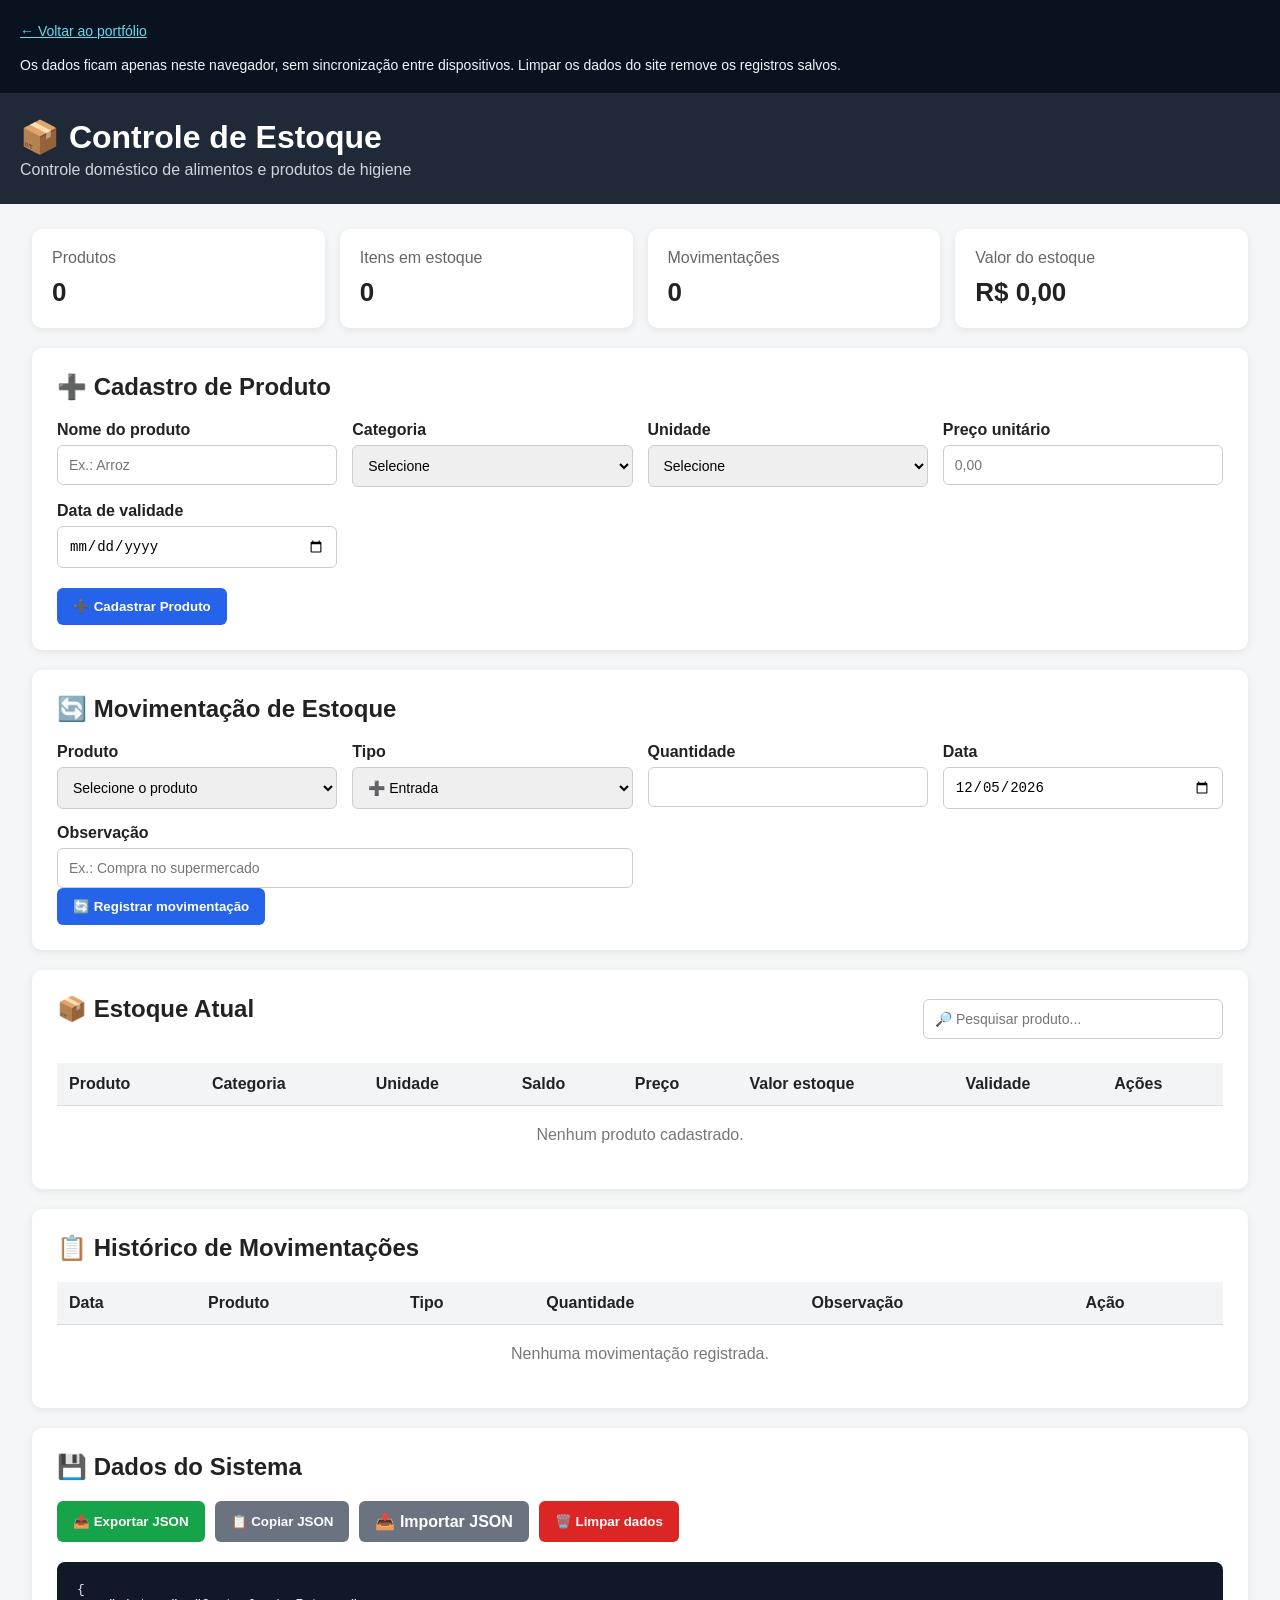
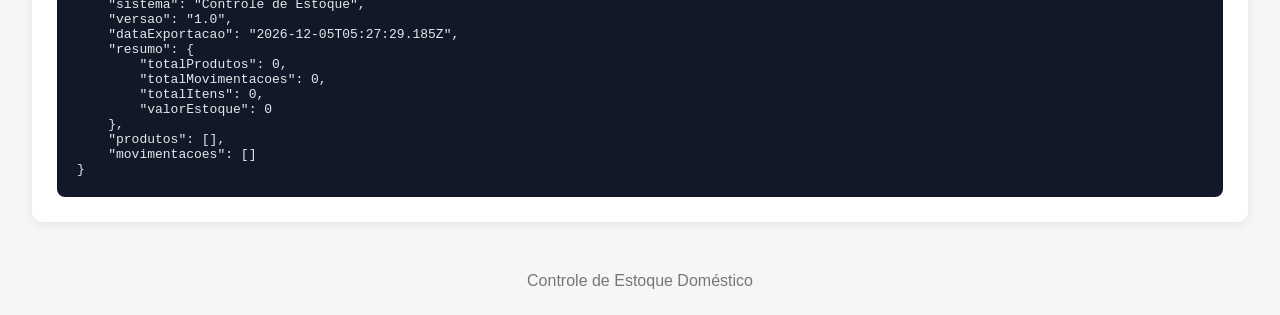
<file: projetos/controle-estoque/index.html>
<!DOCTYPE html>
<html lang="pt-BR">
<head>
    <meta charset="UTF-8">
    <meta name="viewport" content="width=device-width, initial-scale=1.0">

    <title>Controle de Estoque Doméstico</title>

    <link rel="stylesheet" href="style.css">
</head>

<body>
<aside style="padding:12px 20px;background:#08131f;color:#f0f6fc;font:14px/1.6 Arial,sans-serif"><a href="../../#projetos" style="color:#65dceb;display:inline-block;padding:8px 0">← Voltar ao portfólio</a><p style="margin:4px 0">Os dados ficam apenas neste navegador, sem sincronização entre dispositivos. Limpar os dados do site remove os registros salvos.</p></aside>

<header class="topo">
    <div>
        <h1>📦 Controle de Estoque</h1>
        <p>Controle doméstico de alimentos e produtos de higiene</p>
    </div>
</header>

<main class="container">

    <!-- DASHBOARD -->
    <section class="dashboard">

        <div class="card-dashboard">
            <span>Produtos</span>
            <strong id="totalProdutos">0</strong>
        </div>

        <div class="card-dashboard">
            <span>Itens em estoque</span>
            <strong id="totalItens">0</strong>
        </div>

        <div class="card-dashboard">
            <span>Movimentações</span>
            <strong id="totalMovimentacoes">0</strong>
        </div>

        <div class="card-dashboard">
            <span>Valor do estoque</span>
            <strong id="valorEstoque">R$ 0,00</strong>
        </div>

    </section>


    <!-- CADASTRO DE PRODUTO -->
    <section class="card">

        <h2>➕ Cadastro de Produto</h2>

        <form id="formProduto">

            <div class="form-grid">

                <div class="campo">
                    <label for="nome">Nome do produto</label>
                    <input
                        type="text"
                        id="nome"
                        placeholder="Ex.: Arroz"
                        required
                    >
                </div>

                <div class="campo">
                    <label for="categoria">Categoria</label>

                    <select id="categoria" required>
                        <option value="">Selecione</option>
                        <option value="Alimentação">Alimentação</option>
                        <option value="Bebidas">Bebidas</option>
                        <option value="Higiene pessoal">Higiene pessoal</option>
                        <option value="Limpeza">Limpeza</option>
                        <option value="Outros">Outros</option>
                    </select>
                </div>

                <div class="campo">
                    <label for="unidade">Unidade</label>

                    <select id="unidade" required>
                        <option value="">Selecione</option>
                        <option value="un">Unidade</option>
                        <option value="kg">Kg</option>
                        <option value="g">Grama</option>
                        <option value="L">Litro</option>
                        <option value="ml">Mililitro</option>
                        <option value="caixa">Caixa</option>
                        <option value="pacote">Pacote</option>
                        <option value="garrafa">Garrafa</option>
                        <option value="lata">Lata</option>
                    </select>
                </div>

                <div class="campo">
                    <label for="preco">Preço unitário</label>

                    <input
                        type="number"
                        id="preco"
                        min="0"
                        step="0.01"
                        placeholder="0,00"
                        required
                    >
                </div>

                <div class="campo">
                    <label for="validade">Data de validade</label>

                    <input
                        type="date"
                        id="validade"
                    >
                </div>

            </div>

            <div class="acoes">

                <button
                    type="submit"
                    class="btn btn-primary"
                >
                    ➕ Cadastrar Produto
                </button>

                <button
                    type="button"
                    id="btnCancelarEdicao"
                    class="btn btn-secondary"
                    style="display:none;"
                >
                    Cancelar edição
                </button>

            </div>

        </form>

    </section>


    <!-- MOVIMENTAÇÃO -->
    <section class="card">

        <h2>🔄 Movimentação de Estoque</h2>

        <form id="formMovimentacao">

            <div class="form-grid">

                <div class="campo">
                    <label for="produtoMovimentacao">
                        Produto
                    </label>

                    <select
                        id="produtoMovimentacao"
                        required
                    >
                        <option value="">
                            Selecione o produto
                        </option>
                    </select>
                </div>

                <div class="campo">
                    <label for="tipoMovimentacao">
                        Tipo
                    </label>

                    <select
                        id="tipoMovimentacao"
                        required
                    >
                        <option value="entrada">
                            ➕ Entrada
                        </option>

                        <option value="saida">
                            ➖ Saída
                        </option>
                    </select>
                </div>

                <div class="campo">
                    <label for="quantidadeMovimentacao">
                        Quantidade
                    </label>

                    <input
                        type="number"
                        id="quantidadeMovimentacao"
                        min="0.01"
                        step="0.01"
                        required
                    >
                </div>

                <div class="campo">
                    <label for="dataMovimentacao">
                        Data
                    </label>

                    <input
                        type="date"
                        id="dataMovimentacao"
                        required
                    >
                </div>

                <div class="campo campo-largo">
                    <label for="observacao">
                        Observação
                    </label>

                    <input
                        type="text"
                        id="observacao"
                        placeholder="Ex.: Compra no supermercado"
                    >
                </div>

            </div>

            <button
                type="submit"
                class="btn btn-primary"
            >
                🔄 Registrar movimentação
            </button>

        </form>

    </section>


    <!-- ESTOQUE ATUAL -->
    <section class="card">

        <div class="titulo-secao">

            <div>
                <h2>📦 Estoque Atual</h2>
            </div>

            <input
                type="text"
                id="pesquisa"
                class="campo-pesquisa"
                placeholder="🔎 Pesquisar produto..."
            >

        </div>

        <div class="tabela-container">

            <table>

                <thead>

                    <tr>
                        <th>Produto</th>
                        <th>Categoria</th>
                        <th>Unidade</th>
                        <th>Saldo</th>
                        <th>Preço</th>
                        <th>Valor estoque</th>
                        <th>Validade</th>
                        <th>Ações</th>
                    </tr>

                </thead>

                <tbody id="tabelaProdutos"></tbody>

            </table>

        </div>

        <p
            id="semProdutos"
            class="mensagem-vazia"
        >
            Nenhum produto cadastrado.
        </p>

    </section>


    <!-- HISTÓRICO -->
    <section class="card">

        <h2>📋 Histórico de Movimentações</h2>

        <div class="tabela-container">

            <table>

                <thead>

                    <tr>
                        <th>Data</th>
                        <th>Produto</th>
                        <th>Tipo</th>
                        <th>Quantidade</th>
                        <th>Observação</th>
                        <th>Ação</th>
                    </tr>

                </thead>

                <tbody id="tabelaMovimentacoes"></tbody>

            </table>

        </div>

        <p
            id="semMovimentacoes"
            class="mensagem-vazia"
        >
            Nenhuma movimentação registrada.
        </p>

    </section>


    <!-- JSON -->
    <section class="card">

        <h2>💾 Dados do Sistema</h2>

        <div class="acoes-json">

            <button
                type="button"
                id="btnExportar"
                class="btn btn-success"
            >
                📤 Exportar JSON
            </button>

            <button
                type="button"
                id="btnCopiar"
                class="btn btn-secondary"
            >
                📋 Copiar JSON
            </button>

            <label class="btn btn-secondary btn-arquivo">

                📥 Importar JSON

                <input
                    type="file"
                    id="arquivoImportar"
                    accept=".json,application/json"
                    hidden
                >

            </label>

            <button
                type="button"
                id="btnLimpar"
                class="btn btn-danger"
            >
                🗑️ Limpar dados
            </button>

        </div>

        <pre id="jsonVisualizacao"></pre>

    </section>

</main>


<footer>
    <p>
        Controle de Estoque Doméstico
    </p>
</footer>


<script src="script.js"></script>

</body>
</html>
</file>
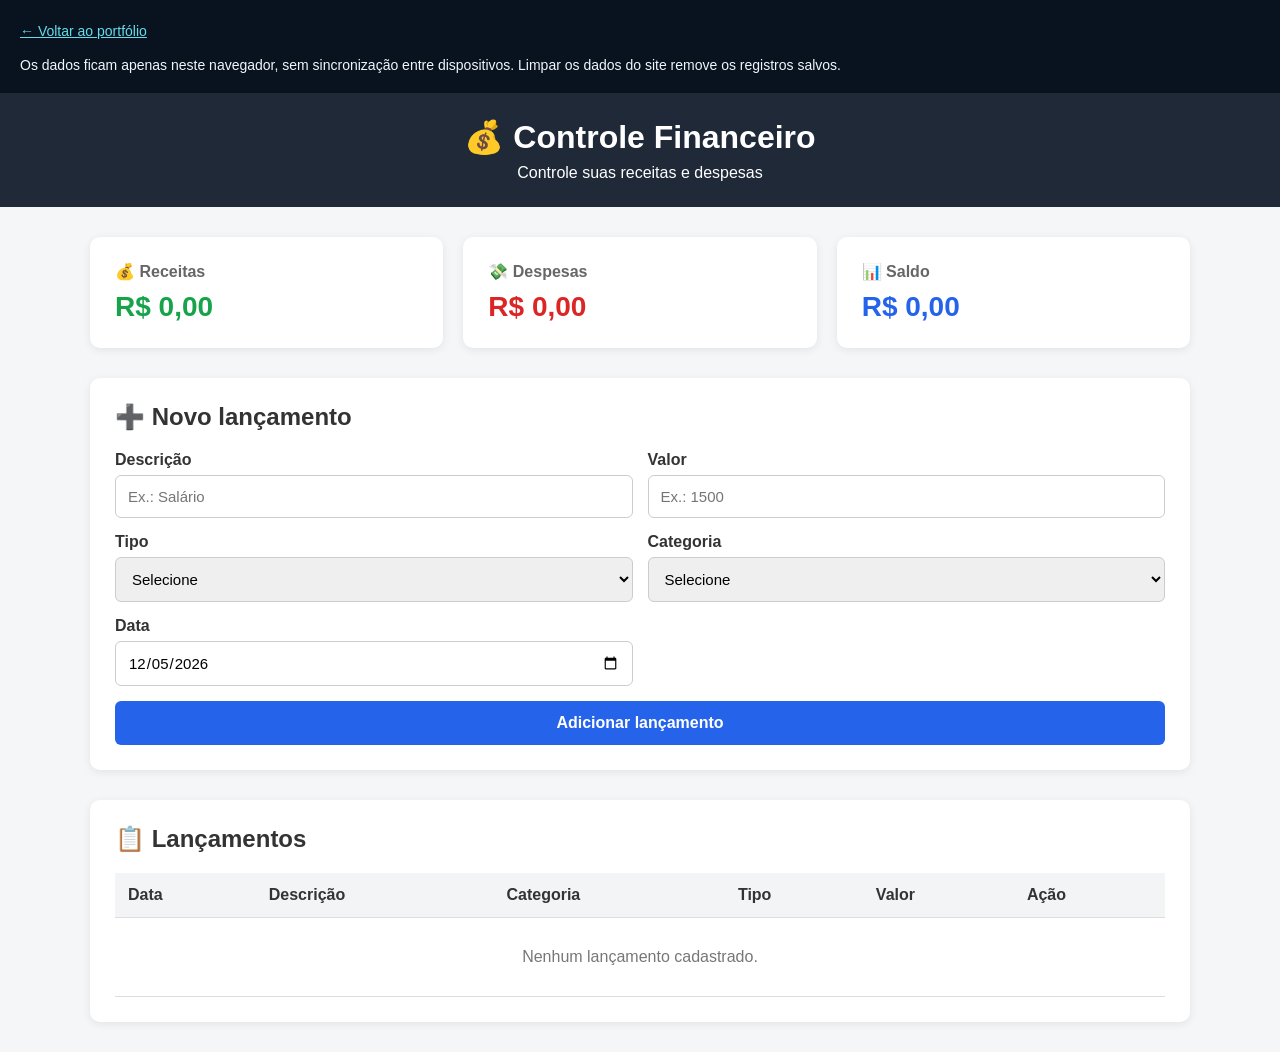
<file: projetos/controle-financeiro/index.html>
<!DOCTYPE html>
<html lang="pt-BR">
<head>
    <meta charset="UTF-8">
    <meta name="viewport" content="width=device-width, initial-scale=1.0">

    <title>Controle Financeiro</title>

    <style>
        * {
            margin: 0;
            padding: 0;
            box-sizing: border-box;
            font-family: Arial, sans-serif;
        }

        body {
            background: #f4f6f8;
            color: #333;
        }

        header {
            background: #1f2937;
            color: white;
            padding: 25px;
            text-align: center;
        }

        header h1 {
            margin-bottom: 8px;
        }

        .container {
            width: 90%;
            max-width: 1100px;
            margin: 30px auto;
        }

        /* RESUMO */

        .resumo {
            display: grid;
            grid-template-columns: repeat(3, 1fr);
            gap: 20px;
            margin-bottom: 30px;
        }

        .card {
            background: white;
            padding: 25px;
            border-radius: 10px;
            box-shadow: 0 2px 8px rgba(0, 0, 0, 0.08);
        }

        .card h3 {
            font-size: 16px;
            margin-bottom: 10px;
            color: #666;
        }

        .card p {
            font-size: 28px;
            font-weight: bold;
        }

        .receita {
            color: #16a34a;
        }

        .despesa {
            color: #dc2626;
        }

        .saldo {
            color: #2563eb;
        }

        /* FORMULÁRIO */

        .formulario {
            background: white;
            padding: 25px;
            border-radius: 10px;
            margin-bottom: 30px;
            box-shadow: 0 2px 8px rgba(0, 0, 0, 0.08);
        }

        .formulario h2 {
            margin-bottom: 20px;
        }

        .form-grid {
            display: grid;
            grid-template-columns: repeat(2, 1fr);
            gap: 15px;
        }

        .campo {
            display: flex;
            flex-direction: column;
        }

        .campo label {
            margin-bottom: 6px;
            font-weight: bold;
        }

        .campo input,
        .campo select {
            padding: 12px;
            border: 1px solid #ccc;
            border-radius: 6px;
            font-size: 15px;
        }

        .campo input:focus,
        .campo select:focus {
            outline: none;
            border-color: #2563eb;
        }

        .botao {
            grid-column: 1 / -1;
        }

        button {
            width: 100%;
            padding: 13px;
            border: none;
            border-radius: 6px;
            background: #2563eb;
            color: white;
            font-size: 16px;
            font-weight: bold;
            cursor: pointer;
        }

        button:hover {
            background: #1d4ed8;
        }

        /* TABELA */

        .lista {
            background: white;
            padding: 25px;
            border-radius: 10px;
            box-shadow: 0 2px 8px rgba(0, 0, 0, 0.08);
            overflow-x: auto;
        }

        .lista h2 {
            margin-bottom: 20px;
        }

        table {
            width: 100%;
            border-collapse: collapse;
        }

        th,
        td {
            padding: 13px;
            text-align: left;
            border-bottom: 1px solid #ddd;
        }

        th {
            background: #f3f4f6;
        }

        .tipo-receita {
            color: #16a34a;
            font-weight: bold;
        }

        .tipo-despesa {
            color: #dc2626;
            font-weight: bold;
        }

        .btn-excluir {
            background: #dc2626;
            padding: 8px 12px;
            width: auto;
            font-size: 13px;
        }

        .btn-excluir:hover {
            background: #b91c1c;
        }

        .sem-dados {
            text-align: center;
            color: #777;
            padding: 30px;
        }

        /* RESPONSIVO */

        @media (max-width: 700px) {

            .resumo {
                grid-template-columns: 1fr;
            }

            .form-grid {
                grid-template-columns: 1fr;
            }

            .botao {
                grid-column: auto;
            }

            table {
                min-width: 700px;
            }
        }
    </style>
</head>

<body>
<aside style="padding:12px 20px;background:#08131f;color:#f0f6fc;font:14px/1.6 Arial,sans-serif"><a href="../../#projetos" style="color:#65dceb;display:inline-block;padding:8px 0">← Voltar ao portfólio</a><p style="margin:4px 0">Os dados ficam apenas neste navegador, sem sincronização entre dispositivos. Limpar os dados do site remove os registros salvos.</p></aside>

    <header>
        <h1>💰 Controle Financeiro</h1>
        <p>Controle suas receitas e despesas</p>
    </header>

    <main class="container">

        <!-- RESUMO FINANCEIRO -->

        <section class="resumo">

            <div class="card">
                <h3>💰 Receitas</h3>
                <p id="totalReceitas" class="receita">
                    R$ 0,00
                </p>
            </div>

            <div class="card">
                <h3>💸 Despesas</h3>
                <p id="totalDespesas" class="despesa">
                    R$ 0,00
                </p>
            </div>

            <div class="card">
                <h3>📊 Saldo</h3>
                <p id="saldo" class="saldo">
                    R$ 0,00
                </p>
            </div>

        </section>


        <!-- FORMULÁRIO -->

        <section class="formulario">

            <h2>➕ Novo lançamento</h2>

            <form id="formFinanceiro">

                <div class="form-grid">

                    <div class="campo">
                        <label for="descricao">
                            Descrição
                        </label>

                        <input
                            type="text"
                            id="descricao"
                            placeholder="Ex.: Salário"
                            required
                        >
                    </div>


                    <div class="campo">
                        <label for="valor">
                            Valor
                        </label>

                        <input
                            type="number"
                            id="valor"
                            placeholder="Ex.: 1500"
                            min="0.01"
                            step="0.01"
                            required
                        >
                    </div>


                    <div class="campo">
                        <label for="tipo">
                            Tipo
                        </label>

                        <select id="tipo" required>
                            <option value="">
                                Selecione
                            </option>

                            <option value="receita">
                                💰 Receita
                            </option>

                            <option value="despesa">
                                💸 Despesa
                            </option>
                        </select>
                    </div>


                    <div class="campo">
                        <label for="categoria">
                            Categoria
                        </label>

                        <select id="categoria" required>

                            <option value="">
                                Selecione
                            </option>

                            <option value="Salário">
                                Salário
                            </option>

                            <option value="Alimentação">
                                Alimentação
                            </option>

                            <option value="Moradia">
                                Moradia
                            </option>

                            <option value="Transporte">
                                Transporte
                            </option>

                            <option value="Lazer">
                                Lazer
                            </option>

                            <option value="Saúde">
                                Saúde
                            </option>

                            <option value="Educação">
                                Educação
                            </option>

                            <option value="Outros">
                                Outros
                            </option>

                        </select>
                    </div>


                    <div class="campo">

                        <label for="data">
                            Data
                        </label>

                        <input
                            type="date"
                            id="data"
                            required
                        >

                    </div>


                    <div class="botao">

                        <button type="submit">
                            Adicionar lançamento
                        </button>

                    </div>

                </div>

            </form>

        </section>


        <!-- LISTA -->

        <section class="lista">

            <h2>📋 Lançamentos</h2>

            <table>

                <thead>

                    <tr>
                        <th>Data</th>
                        <th>Descrição</th>
                        <th>Categoria</th>
                        <th>Tipo</th>
                        <th>Valor</th>
                        <th>Ação</th>
                    </tr>

                </thead>

                <tbody id="listaLancamentos">

                </tbody>

            </table>

        </section>

    </main>


    <script>

        // ==========================================
        // CONFIGURAÇÃO
        // ==========================================

        const form = document.getElementById("formFinanceiro");

        const descricao = document.getElementById("descricao");
        const valor = document.getElementById("valor");
        const tipo = document.getElementById("tipo");
        const categoria = document.getElementById("categoria");
        const data = document.getElementById("data");

        const listaLancamentos =
            document.getElementById("listaLancamentos");

        const totalReceitas =
            document.getElementById("totalReceitas");

        const totalDespesas =
            document.getElementById("totalDespesas");

        const saldo =
            document.getElementById("saldo");


        // ==========================================
        // CARREGAR DADOS DO LOCALSTORAGE
        // ==========================================

        let lancamentos =
            JSON.parse(localStorage.getItem("lancamentos")) || [];


        // ==========================================
        // DATA ATUAL
        // ==========================================

        const hoje = new Date();

        const ano = hoje.getFullYear();

        const mes = String(
            hoje.getMonth() + 1
        ).padStart(2, "0");

        const dia = String(
            hoje.getDate()
        ).padStart(2, "0");

        data.value = `${ano}-${mes}-${dia}`;


        // ==========================================
        // FORMATAÇÃO DE MOEDA
        // ==========================================

        function formatarMoeda(valor) {

            return valor.toLocaleString(
                "pt-BR",
                {
                    style: "currency",
                    currency: "BRL"
                }
            );

        }


        // ==========================================
        // FORMATAR DATA
        // ==========================================

        function formatarData(data) {

            const partes = data.split("-");

            return `${partes[2]}/${partes[1]}/${partes[0]}`;

        }


        // ==========================================
        // ADICIONAR LANÇAMENTO
        // ==========================================

        form.addEventListener("submit", function(event) {

            event.preventDefault();

            const novoLancamento = {

                id: Date.now(),

                descricao: descricao.value,

                valor: Number(valor.value),

                tipo: tipo.value,

                categoria: categoria.value,

                data: data.value

            };


            lancamentos.push(novoLancamento);


            salvarDados();

            atualizarTela();


            // Limpar formulário

            descricao.value = "";
            valor.value = "";

            tipo.value = "";
            categoria.value = "";

            data.value = `${ano}-${mes}-${dia}`;

        });


        // ==========================================
        // SALVAR NO NAVEGADOR
        // ==========================================

        function salvarDados() {

            localStorage.setItem(
                "lancamentos",
                JSON.stringify(lancamentos)
            );

        }


        // ==========================================
        // EXCLUIR LANÇAMENTO
        // ==========================================

        function excluirLancamento(id) {

            const confirmar =
                confirm(
                    "Deseja realmente excluir este lançamento?"
                );

            if (!confirmar) {
                return;
            }


            lancamentos =
                lancamentos.filter(
                    lancamento =>
                        lancamento.id !== id
                );


            salvarDados();

            atualizarTela();

        }


        // ==========================================
        // ATUALIZAR TELA
        // ==========================================

        function atualizarTela() {

            listaLancamentos.innerHTML = "";


            let receitas = 0;

            let despesas = 0;


            // Calcular valores

            lancamentos.forEach(lancamento => {

                if (lancamento.tipo === "receita") {

                    receitas += lancamento.valor;

                } else {

                    despesas += lancamento.valor;

                }

            });


            const resultado =
                receitas - despesas;


            // Atualizar resumo

            totalReceitas.textContent =
                formatarMoeda(receitas);

            totalDespesas.textContent =
                formatarMoeda(despesas);

            saldo.textContent =
                formatarMoeda(resultado);


            // Se não houver dados

            if (lancamentos.length === 0) {

                listaLancamentos.innerHTML = `
                    <tr>
                        <td
                            colspan="6"
                            class="sem-dados"
                        >
                            Nenhum lançamento cadastrado.
                        </td>
                    </tr>
                `;

                return;

            }


            // Ordenar por data

            const ordenados =
                [...lancamentos].sort(
                    (a, b) =>
                        new Date(b.data) -
                        new Date(a.data)
                );


            // Criar linhas

            ordenados.forEach(lancamento => {

                const tr =
                    document.createElement("tr");


                const classeTipo =
                    lancamento.tipo === "receita"
                        ? "tipo-receita"
                        : "tipo-despesa";


                const textoTipo =
                    lancamento.tipo === "receita"
                        ? "Receita"
                        : "Despesa";


                tr.innerHTML = `

                    <td>
                        ${formatarData(lancamento.data)}
                    </td>

                    <td>
                        ${lancamento.descricao}
                    </td>

                    <td>
                        ${lancamento.categoria}
                    </td>

                    <td class="${classeTipo}">
                        ${textoTipo}
                    </td>

                    <td class="${classeTipo}">
                        ${formatarMoeda(lancamento.valor)}
                    </td>

                    <td>

                        <button
                            class="btn-excluir"
                            onclick="excluirLancamento(${lancamento.id})"
                        >
                            Excluir
                        </button>

                    </td>

                `;


                listaLancamentos.appendChild(tr);

            });

        }


        // ==========================================
        // INICIAR SISTEMA
        // ==========================================

        atualizarTela();

    </script>

</body>
</html>
</file>
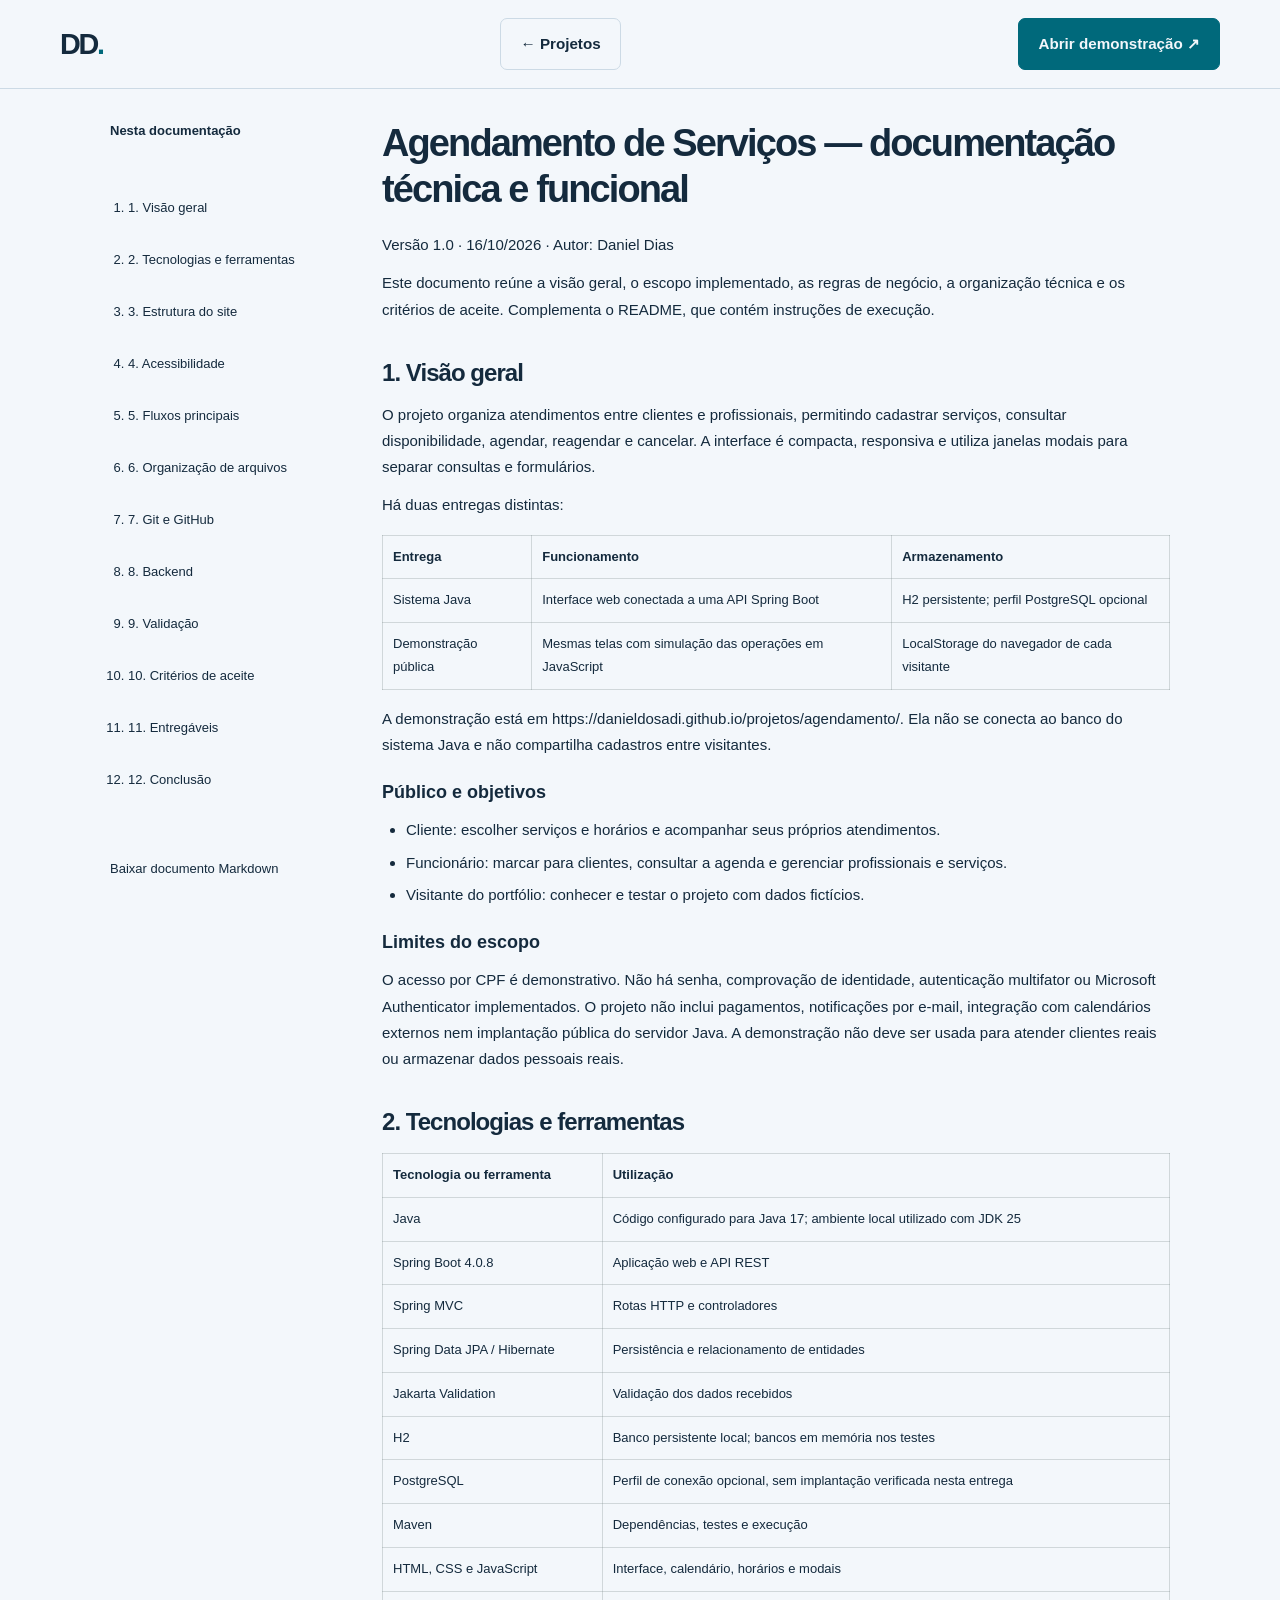
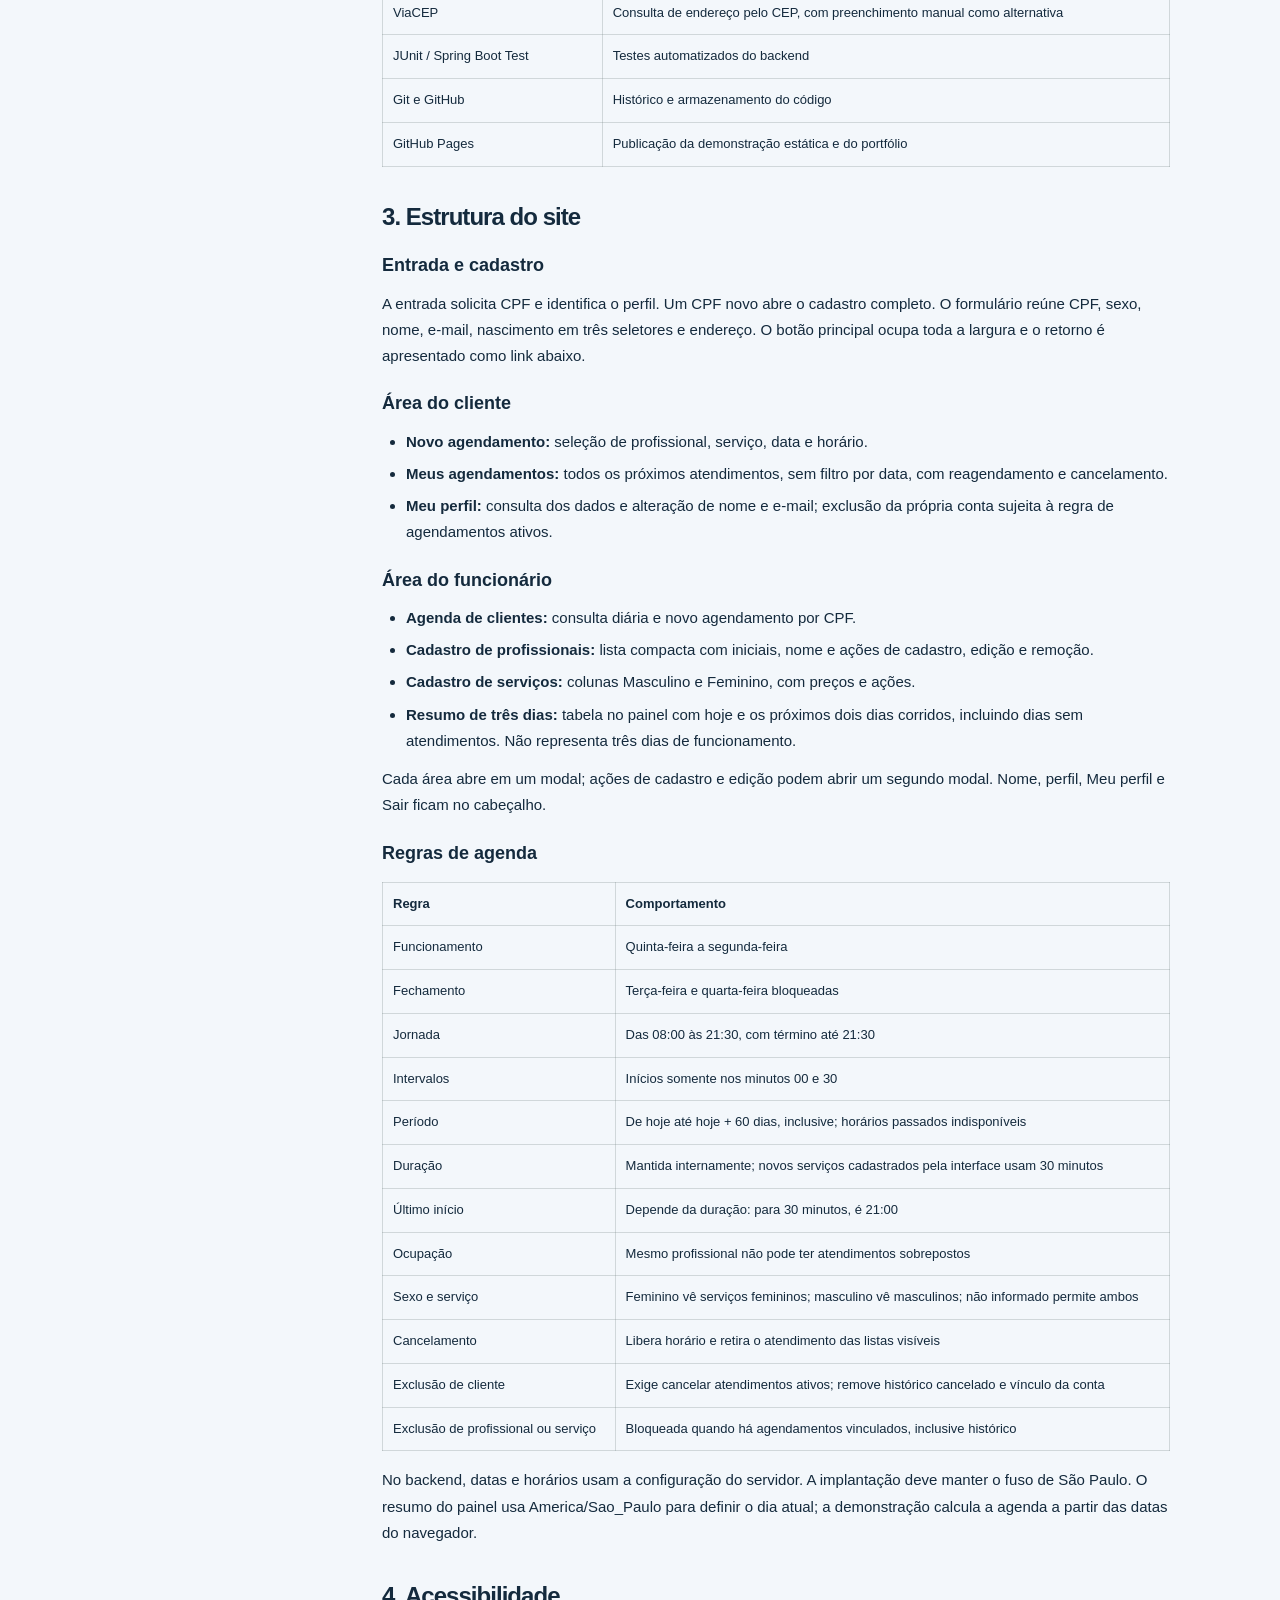
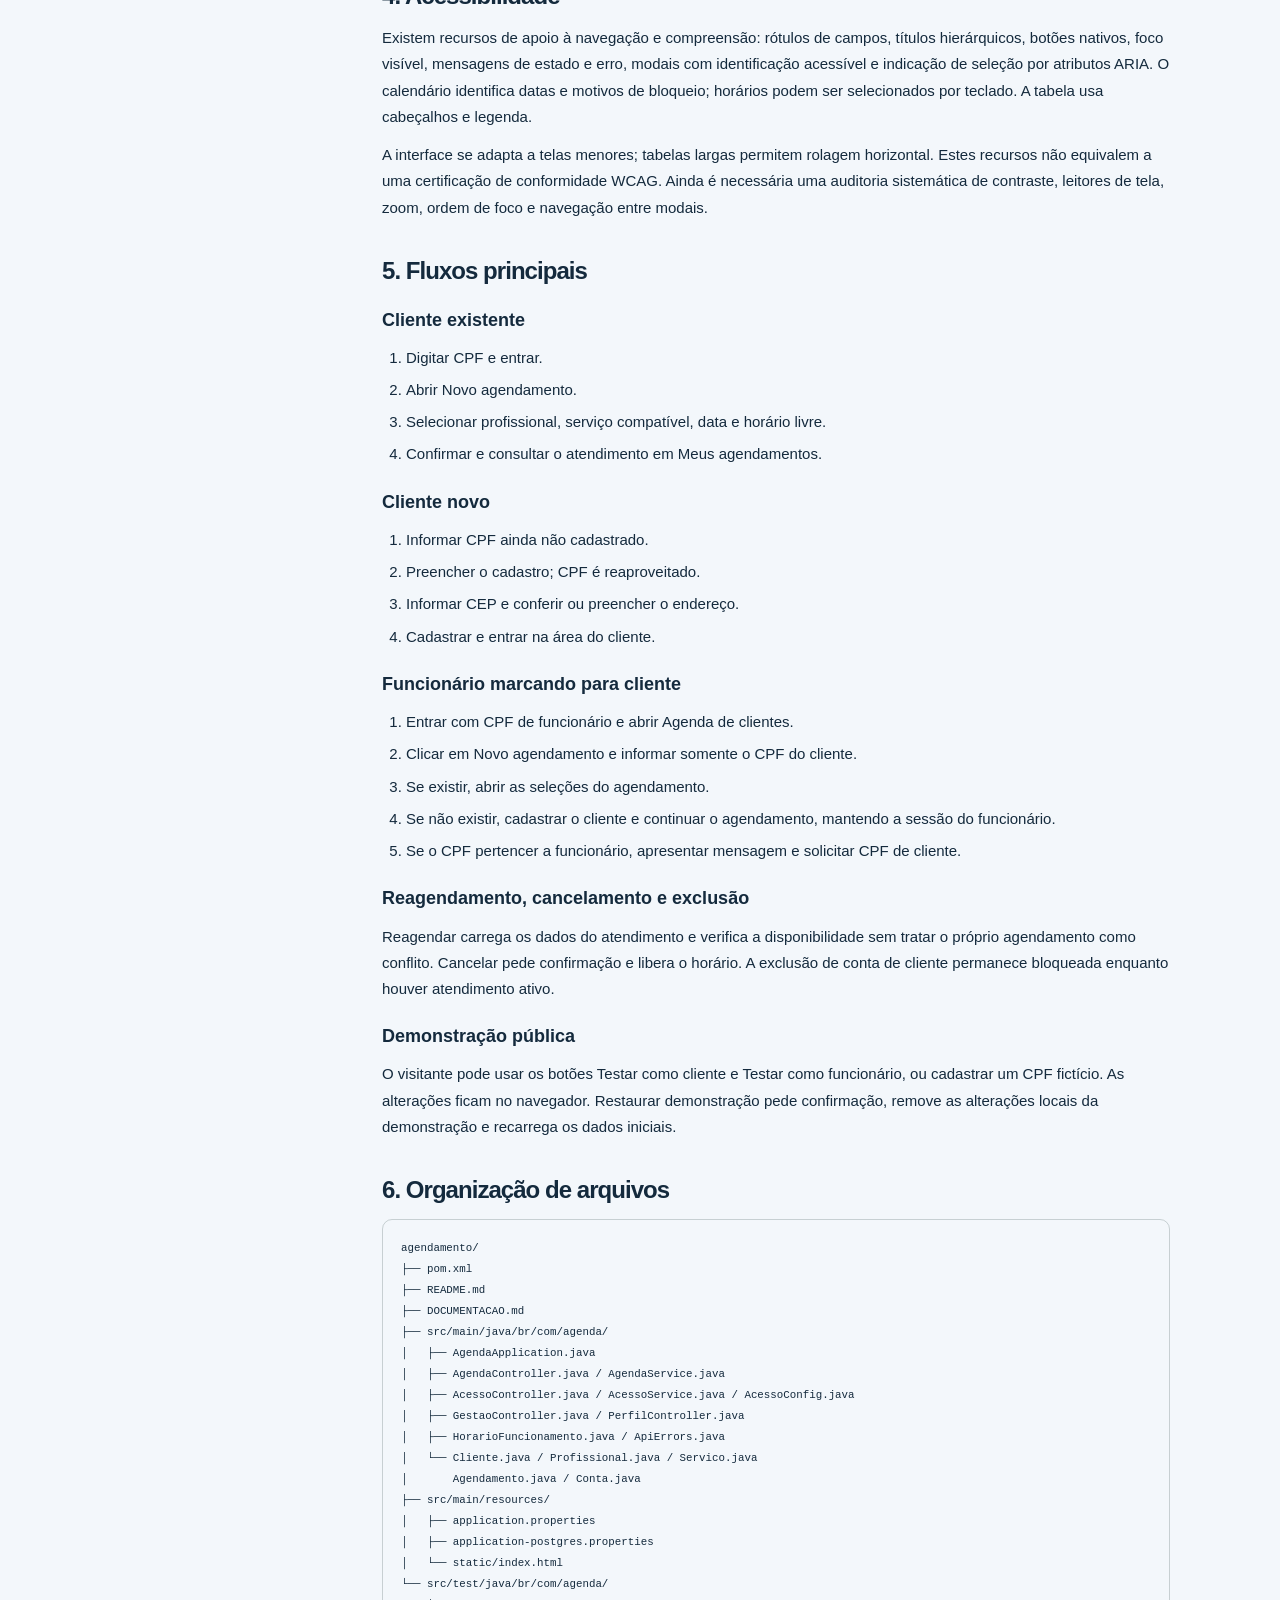
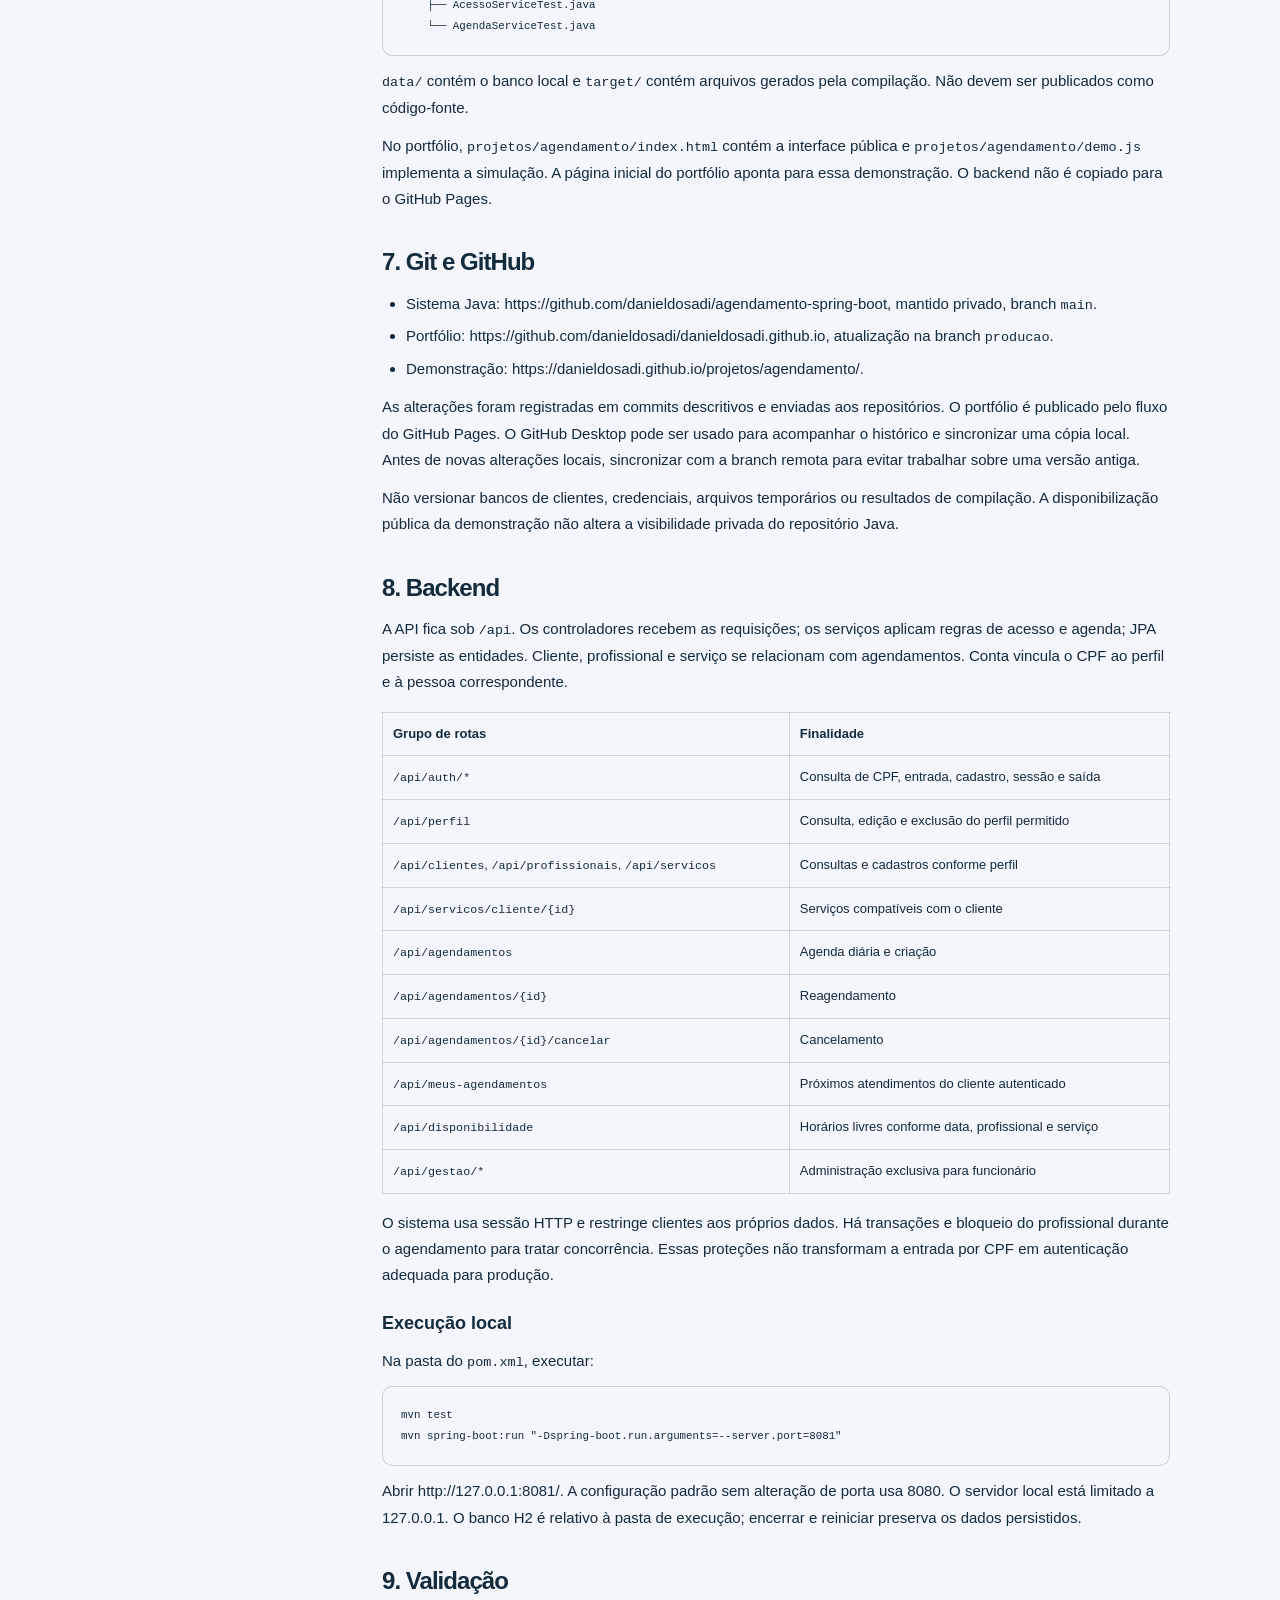
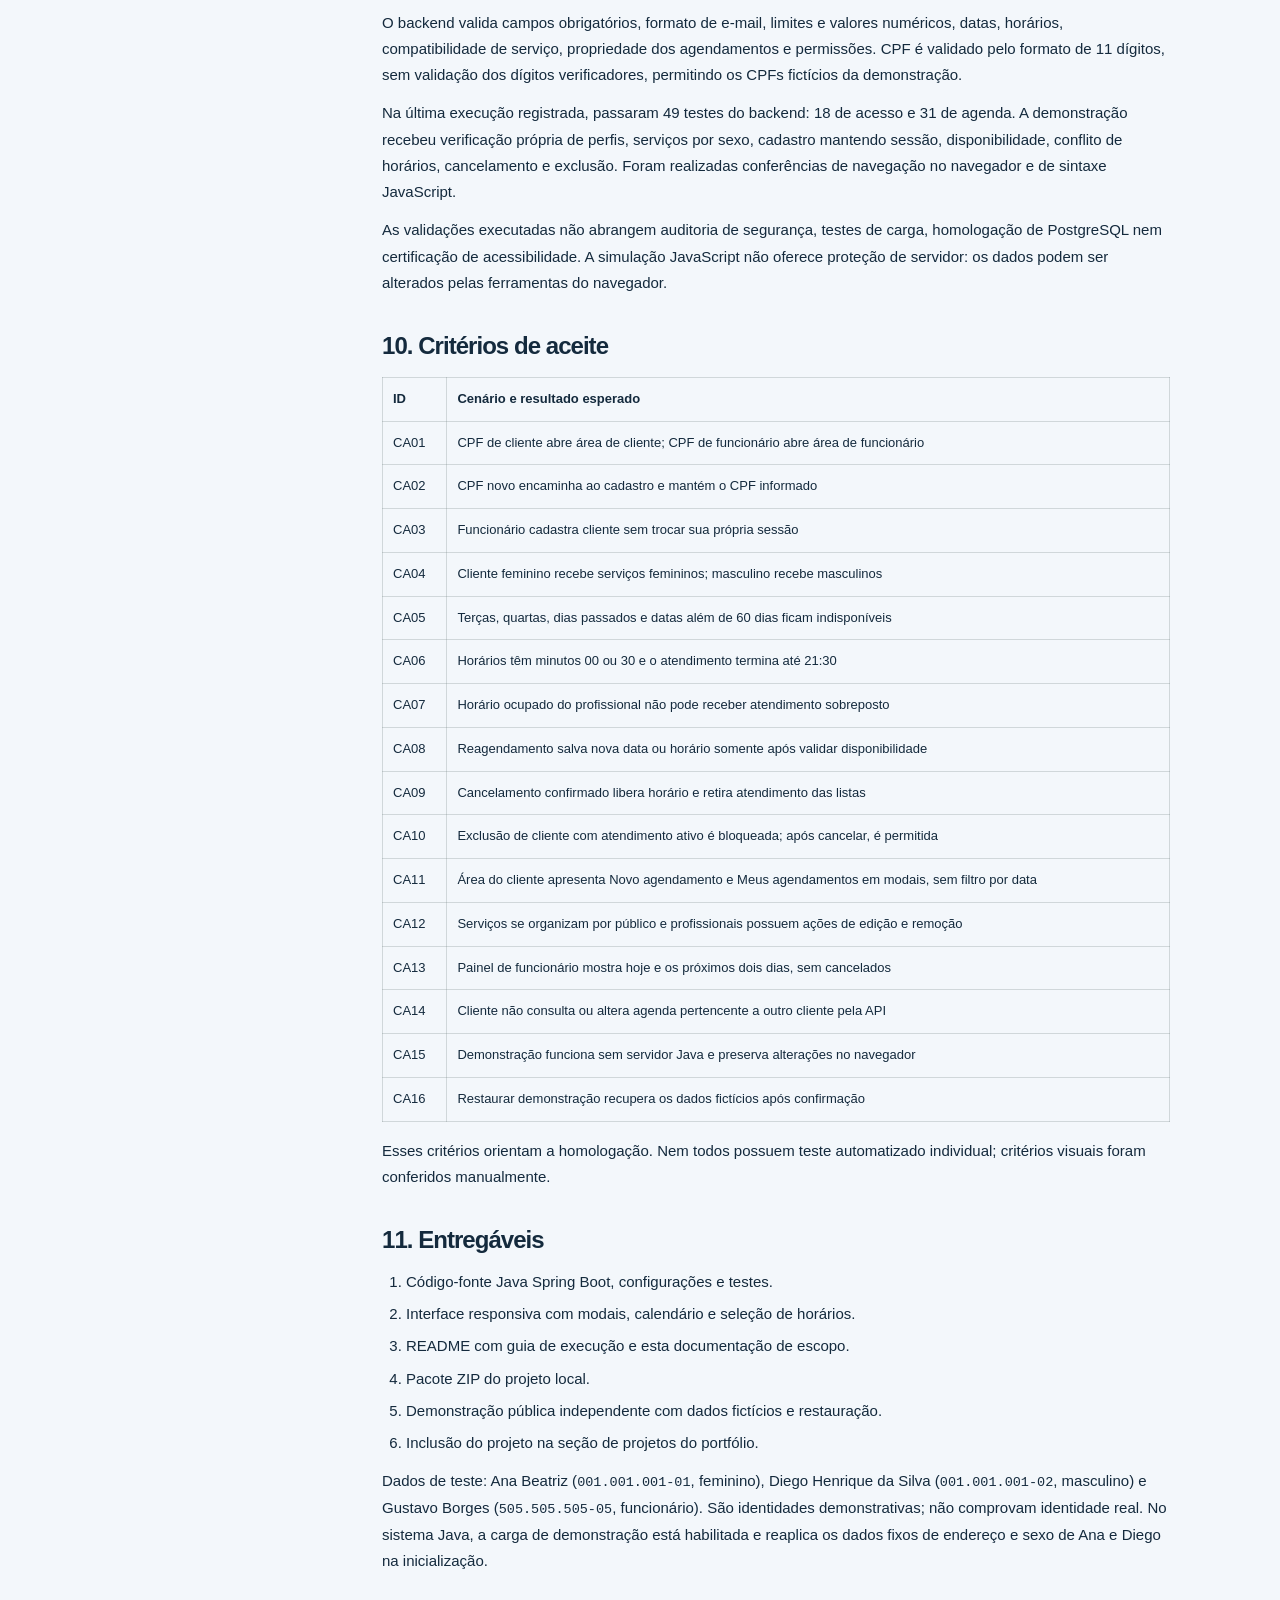
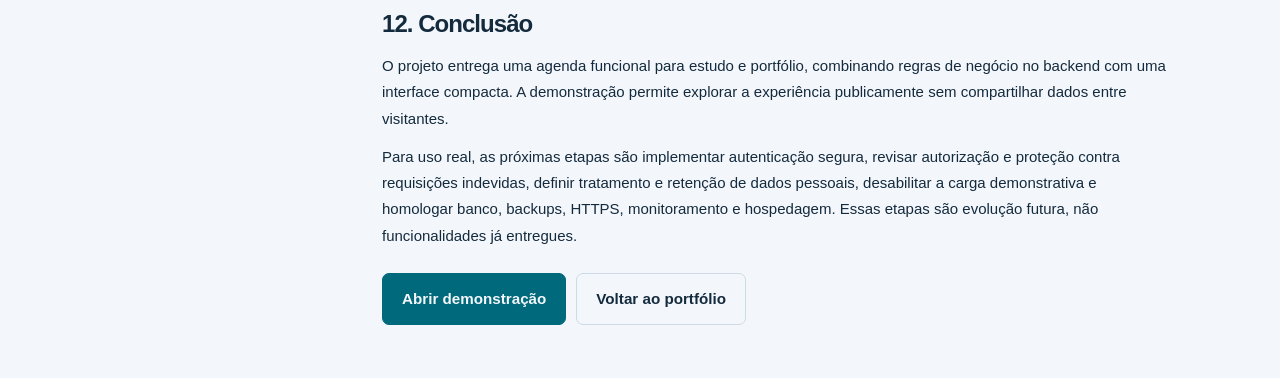
<file: projetos/agendamento/documentacao.html>
<!doctype html><html lang="pt-BR"><head><meta charset="utf-8"><meta name="viewport" content="width=device-width,initial-scale=1"><title>Documentação técnica e funcional — Agendamento | Daniel Dias</title><meta name="description" content="Escopo, tecnologias, fluxos, backend, validação e critérios de aceite do projeto Agendamento de Serviços."><script src="../../theme.js?v=2"></script><link rel="stylesheet" href="../../styles.css?v=5"><style>.docs{max-width:1100px;margin:auto;padding:32px 20px;display:grid;grid-template-columns:240px minmax(0,1fr);gap:32px}.doc-nav{position:sticky;top:90px;align-self:start;font-size:13px;line-height:1.6}.doc-nav ol{padding-left:18px}.doc-nav li{margin:8px 0}.doc-content{min-width:0;font-size:15px;line-height:1.75}.doc-content h1{font-size:clamp(26px,4vw,38px);line-height:1.2;margin-bottom:20px}.doc-content h2{font-size:24px;margin:36px 0 14px;scroll-margin-top:100px}.doc-content h3{font-size:18px;margin:22px 0 10px}.doc-content p,.doc-content ul,.doc-content ol{margin:12px 0}.doc-content li{margin:6px 0}.doc-content ul,.doc-content ol{padding-left:24px}.doc-content pre{padding:18px;border:1px solid #70808055;border-radius:10px;overflow:auto;font-size:12px}.doc-content code{font-size:.9em}.table-scroll{overflow-x:auto;margin:16px 0}.doc-content table{width:100%;border-collapse:collapse;font-size:13px}.doc-content th,.doc-content td{padding:10px;border:1px solid #70808044;text-align:left;vertical-align:top}.doc-content a{overflow-wrap:anywhere}.doc-actions{display:flex;gap:10px;flex-wrap:wrap;margin:24px 0}.doc-nav a:focus-visible{outline:2px solid currentColor;outline-offset:4px}@media(max-width:800px){.docs{grid-template-columns:1fr;gap:18px;padding:22px 16px}.doc-nav{position:static;border-bottom:1px solid #70808044;padding-bottom:18px}.doc-nav ol{columns:2;column-gap:20px}.header-inner{flex-wrap:wrap}}@media print{.header,.doc-nav,.doc-actions{display:none}.docs{display:block}.doc-content{color:#111}a{color:inherit}}</style></head><body><a class="skip" href="#documento">Pular para a documentação</a><header class="header"><div class="container header-inner"><a class="brand" href="../../">DD<span>.</span></a><a class="button" href="../../#projetos">← Projetos</a><a class="button primary" href="./">Abrir demonstração ↗</a></div></header><main class="docs"><nav class="doc-nav" aria-label="Seções da documentação"><strong>Nesta documentação</strong><ol><li><a href="#sec-6">1. Visão geral</a></li><li><a href="#sec-29">2. Tecnologias e ferramentas</a></li><li><a href="#sec-47">3. Estrutura do site</a></li><li><a href="#sec-87">4. Acessibilidade</a></li><li><a href="#sec-93">5. Fluxos principais</a></li><li><a href="#sec-125">6. Organização de arquivos</a></li><li><a href="#sec-153">7. Git e GitHub</a></li><li><a href="#sec-163">8. Backend</a></li><li><a href="#sec-193">9. Validação</a></li><li><a href="#sec-201">10. Critérios de aceite</a></li><li><a href="#sec-224">11. Entregáveis</a></li><li><a href="#sec-235">12. Conclusão</a></li></ol><a href="DOCUMENTACAO.md" download>Baixar documento Markdown</a></nav><article id="documento" class="doc-content"><h1 id="sec-0">Agendamento de Serviços — documentação técnica e funcional</h1>
<p>Versão 1.0 · 16/10/2026 · Autor: Daniel Dias</p>
<p>Este documento reúne a visão geral, o escopo implementado, as regras de negócio, a organização técnica e os critérios de aceite. Complementa o README, que contém instruções de execução.</p>
<h2 id="sec-6">1. Visão geral</h2>
<p>O projeto organiza atendimentos entre clientes e profissionais, permitindo cadastrar serviços, consultar disponibilidade, agendar, reagendar e cancelar. A interface é compacta, responsiva e utiliza janelas modais para separar consultas e formulários.</p>
<p>Há duas entregas distintas:</p>
<div class="table-scroll"><table><thead><tr><th scope="col">Entrega</th><th scope="col">Funcionamento</th><th scope="col">Armazenamento</th></tr></thead><tbody><tr><td>Sistema Java</td><td>Interface web conectada a uma API Spring Boot</td><td>H2 persistente; perfil PostgreSQL opcional</td></tr><tr><td>Demonstração pública</td><td>Mesmas telas com simulação das operações em JavaScript</td><td>LocalStorage do navegador de cada visitante</td></tr></tbody></table></div>
<p>A demonstração está em <a href="https://danieldosadi.github.io/projetos/agendamento/.">https://danieldosadi.github.io/projetos/agendamento/.</a> Ela não se conecta ao banco do sistema Java e não compartilha cadastros entre visitantes.</p>
<h3 id="sec-19">Público e objetivos</h3>
<ul><li>Cliente: escolher serviços e horários e acompanhar seus próprios atendimentos.</li><li>Funcionário: marcar para clientes, consultar a agenda e gerenciar profissionais e serviços.</li><li>Visitante do portfólio: conhecer e testar o projeto com dados fictícios.</li></ul>
<h3 id="sec-25">Limites do escopo</h3>
<p>O acesso por CPF é demonstrativo. Não há senha, comprovação de identidade, autenticação multifator ou Microsoft Authenticator implementados. O projeto não inclui pagamentos, notificações por e-mail, integração com calendários externos nem implantação pública do servidor Java. A demonstração não deve ser usada para atender clientes reais ou armazenar dados pessoais reais.</p>
<h2 id="sec-29">2. Tecnologias e ferramentas</h2>
<div class="table-scroll"><table><thead><tr><th scope="col">Tecnologia ou ferramenta</th><th scope="col">Utilização</th></tr></thead><tbody><tr><td>Java</td><td>Código configurado para Java 17; ambiente local utilizado com JDK 25</td></tr><tr><td>Spring Boot 4.0.8</td><td>Aplicação web e API REST</td></tr><tr><td>Spring MVC</td><td>Rotas HTTP e controladores</td></tr><tr><td>Spring Data JPA / Hibernate</td><td>Persistência e relacionamento de entidades</td></tr><tr><td>Jakarta Validation</td><td>Validação dos dados recebidos</td></tr><tr><td>H2</td><td>Banco persistente local; bancos em memória nos testes</td></tr><tr><td>PostgreSQL</td><td>Perfil de conexão opcional, sem implantação verificada nesta entrega</td></tr><tr><td>Maven</td><td>Dependências, testes e execução</td></tr><tr><td>HTML, CSS e JavaScript</td><td>Interface, calendário, horários e modais</td></tr><tr><td>ViaCEP</td><td>Consulta de endereço pelo CEP, com preenchimento manual como alternativa</td></tr><tr><td>JUnit / Spring Boot Test</td><td>Testes automatizados do backend</td></tr><tr><td>Git e GitHub</td><td>Histórico e armazenamento do código</td></tr><tr><td>GitHub Pages</td><td>Publicação da demonstração estática e do portfólio</td></tr></tbody></table></div>
<h2 id="sec-47">3. Estrutura do site</h2>
<h3 id="sec-49">Entrada e cadastro</h3>
<p>A entrada solicita CPF e identifica o perfil. Um CPF novo abre o cadastro completo. O formulário reúne CPF, sexo, nome, e-mail, nascimento em três seletores e endereço. O botão principal ocupa toda a largura e o retorno é apresentado como link abaixo.</p>
<h3 id="sec-53">Área do cliente</h3>
<ul><li><strong>Novo agendamento:</strong> seleção de profissional, serviço, data e horário.</li><li><strong>Meus agendamentos:</strong> todos os próximos atendimentos, sem filtro por data, com reagendamento e cancelamento.</li><li><strong>Meu perfil:</strong> consulta dos dados e alteração de nome e e-mail; exclusão da própria conta sujeita à regra de agendamentos ativos.</li></ul>
<h3 id="sec-59">Área do funcionário</h3>
<ul><li><strong>Agenda de clientes:</strong> consulta diária e novo agendamento por CPF.</li><li><strong>Cadastro de profissionais:</strong> lista compacta com iniciais, nome e ações de cadastro, edição e remoção.</li><li><strong>Cadastro de serviços:</strong> colunas Masculino e Feminino, com preços e ações.</li><li><strong>Resumo de três dias:</strong> tabela no painel com hoje e os próximos dois dias corridos, incluindo dias sem atendimentos. Não representa três dias de funcionamento.</li></ul>
<p>Cada área abre em um modal; ações de cadastro e edição podem abrir um segundo modal. Nome, perfil, Meu perfil e Sair ficam no cabeçalho.</p>
<h3 id="sec-68">Regras de agenda</h3>
<div class="table-scroll"><table><thead><tr><th scope="col">Regra</th><th scope="col">Comportamento</th></tr></thead><tbody><tr><td>Funcionamento</td><td>Quinta-feira a segunda-feira</td></tr><tr><td>Fechamento</td><td>Terça-feira e quarta-feira bloqueadas</td></tr><tr><td>Jornada</td><td>Das 08:00 às 21:30, com término até 21:30</td></tr><tr><td>Intervalos</td><td>Inícios somente nos minutos 00 e 30</td></tr><tr><td>Período</td><td>De hoje até hoje + 60 dias, inclusive; horários passados indisponíveis</td></tr><tr><td>Duração</td><td>Mantida internamente; novos serviços cadastrados pela interface usam 30 minutos</td></tr><tr><td>Último início</td><td>Depende da duração: para 30 minutos, é 21:00</td></tr><tr><td>Ocupação</td><td>Mesmo profissional não pode ter atendimentos sobrepostos</td></tr><tr><td>Sexo e serviço</td><td>Feminino vê serviços femininos; masculino vê masculinos; não informado permite ambos</td></tr><tr><td>Cancelamento</td><td>Libera horário e retira o atendimento das listas visíveis</td></tr><tr><td>Exclusão de cliente</td><td>Exige cancelar atendimentos ativos; remove histórico cancelado e vínculo da conta</td></tr><tr><td>Exclusão de profissional ou serviço</td><td>Bloqueada quando há agendamentos vinculados, inclusive histórico</td></tr></tbody></table></div>
<p>No backend, datas e horários usam a configuração do servidor. A implantação deve manter o fuso de São Paulo. O resumo do painel usa America/Sao_Paulo para definir o dia atual; a demonstração calcula a agenda a partir das datas do navegador.</p>
<h2 id="sec-87">4. Acessibilidade</h2>
<p>Existem recursos de apoio à navegação e compreensão: rótulos de campos, títulos hierárquicos, botões nativos, foco visível, mensagens de estado e erro, modais com identificação acessível e indicação de seleção por atributos ARIA. O calendário identifica datas e motivos de bloqueio; horários podem ser selecionados por teclado. A tabela usa cabeçalhos e legenda.</p>
<p>A interface se adapta a telas menores; tabelas largas permitem rolagem horizontal. Estes recursos não equivalem a uma certificação de conformidade WCAG. Ainda é necessária uma auditoria sistemática de contraste, leitores de tela, zoom, ordem de foco e navegação entre modais.</p>
<h2 id="sec-93">5. Fluxos principais</h2>
<h3 id="sec-95">Cliente existente</h3>
<ol><li>Digitar CPF e entrar.</li><li>Abrir Novo agendamento.</li><li>Selecionar profissional, serviço compatível, data e horário livre.</li><li>Confirmar e consultar o atendimento em Meus agendamentos.</li></ol>
<h3 id="sec-102">Cliente novo</h3>
<ol><li>Informar CPF ainda não cadastrado.</li><li>Preencher o cadastro; CPF é reaproveitado.</li><li>Informar CEP e conferir ou preencher o endereço.</li><li>Cadastrar e entrar na área do cliente.</li></ol>
<h3 id="sec-109">Funcionário marcando para cliente</h3>
<ol><li>Entrar com CPF de funcionário e abrir Agenda de clientes.</li><li>Clicar em Novo agendamento e informar somente o CPF do cliente.</li><li>Se existir, abrir as seleções do agendamento.</li><li>Se não existir, cadastrar o cliente e continuar o agendamento, mantendo a sessão do funcionário.</li><li>Se o CPF pertencer a funcionário, apresentar mensagem e solicitar CPF de cliente.</li></ol>
<h3 id="sec-117">Reagendamento, cancelamento e exclusão</h3>
<p>Reagendar carrega os dados do atendimento e verifica a disponibilidade sem tratar o próprio agendamento como conflito. Cancelar pede confirmação e libera o horário. A exclusão de conta de cliente permanece bloqueada enquanto houver atendimento ativo.</p>
<h3 id="sec-121">Demonstração pública</h3>
<p>O visitante pode usar os botões Testar como cliente e Testar como funcionário, ou cadastrar um CPF fictício. As alterações ficam no navegador. Restaurar demonstração pede confirmação, remove as alterações locais da demonstração e recarrega os dados iniciais.</p>
<h2 id="sec-125">6. Organização de arquivos</h2>
<pre><code>agendamento/
├── pom.xml
├── README.md
├── DOCUMENTACAO.md
├── src/main/java/br/com/agenda/
│   ├── AgendaApplication.java
│   ├── AgendaController.java / AgendaService.java
│   ├── AcessoController.java / AcessoService.java / AcessoConfig.java
│   ├── GestaoController.java / PerfilController.java
│   ├── HorarioFuncionamento.java / ApiErrors.java
│   └── Cliente.java / Profissional.java / Servico.java
│       Agendamento.java / Conta.java
├── src/main/resources/
│   ├── application.properties
│   ├── application-postgres.properties
│   └── static/index.html
└── src/test/java/br/com/agenda/
    ├── AcessoServiceTest.java
    └── AgendaServiceTest.java</code></pre>
<p><code>data/</code> contém o banco local e <code>target/</code> contém arquivos gerados pela compilação. Não devem ser publicados como código-fonte.</p>
<p>No portfólio, <code>projetos/agendamento/index.html</code> contém a interface pública e <code>projetos/agendamento/demo.js</code> implementa a simulação. A página inicial do portfólio aponta para essa demonstração. O backend não é copiado para o GitHub Pages.</p>
<h2 id="sec-153">7. Git e GitHub</h2>
<ul><li>Sistema Java: <a href="https://github.com/danieldosadi/agendamento-spring-boot,">https://github.com/danieldosadi/agendamento-spring-boot,</a> mantido privado, branch <code>main</code>.</li><li>Portfólio: <a href="https://github.com/danieldosadi/danieldosadi.github.io,">https://github.com/danieldosadi/danieldosadi.github.io,</a> atualização na branch <code>producao</code>.</li><li>Demonstração: <a href="https://danieldosadi.github.io/projetos/agendamento/.">https://danieldosadi.github.io/projetos/agendamento/.</a></li></ul>
<p>As alterações foram registradas em commits descritivos e enviadas aos repositórios. O portfólio é publicado pelo fluxo do GitHub Pages. O GitHub Desktop pode ser usado para acompanhar o histórico e sincronizar uma cópia local. Antes de novas alterações locais, sincronizar com a branch remota para evitar trabalhar sobre uma versão antiga.</p>
<p>Não versionar bancos de clientes, credenciais, arquivos temporários ou resultados de compilação. A disponibilização pública da demonstração não altera a visibilidade privada do repositório Java.</p>
<h2 id="sec-163">8. Backend</h2>
<p>A API fica sob <code>/api</code>. Os controladores recebem as requisições; os serviços aplicam regras de acesso e agenda; JPA persiste as entidades. Cliente, profissional e serviço se relacionam com agendamentos. Conta vincula o CPF ao perfil e à pessoa correspondente.</p>
<div class="table-scroll"><table><thead><tr><th scope="col">Grupo de rotas</th><th scope="col">Finalidade</th></tr></thead><tbody><tr><td><code>/api/auth/*</code></td><td>Consulta de CPF, entrada, cadastro, sessão e saída</td></tr><tr><td><code>/api/perfil</code></td><td>Consulta, edição e exclusão do perfil permitido</td></tr><tr><td><code>/api/clientes</code>, <code>/api/profissionais</code>, <code>/api/servicos</code></td><td>Consultas e cadastros conforme perfil</td></tr><tr><td><code>/api/servicos/cliente/{id}</code></td><td>Serviços compatíveis com o cliente</td></tr><tr><td><code>/api/agendamentos</code></td><td>Agenda diária e criação</td></tr><tr><td><code>/api/agendamentos/{id}</code></td><td>Reagendamento</td></tr><tr><td><code>/api/agendamentos/{id}/cancelar</code></td><td>Cancelamento</td></tr><tr><td><code>/api/meus-agendamentos</code></td><td>Próximos atendimentos do cliente autenticado</td></tr><tr><td><code>/api/disponibilidade</code></td><td>Horários livres conforme data, profissional e serviço</td></tr><tr><td><code>/api/gestao/*</code></td><td>Administração exclusiva para funcionário</td></tr></tbody></table></div>
<p>O sistema usa sessão HTTP e restringe clientes aos próprios dados. Há transações e bloqueio do profissional durante o agendamento para tratar concorrência. Essas proteções não transformam a entrada por CPF em autenticação adequada para produção.</p>
<h3 id="sec-182">Execução local</h3>
<p>Na pasta do <code>pom.xml</code>, executar:</p>
<pre><code>mvn test
mvn spring-boot:run &quot;-Dspring-boot.run.arguments=--server.port=8081&quot;</code></pre>
<p>Abrir <a href="http://127.0.0.1:8081/.">http://127.0.0.1:8081/.</a> A configuração padrão sem alteração de porta usa 8080. O servidor local está limitado a 127.0.0.1. O banco H2 é relativo à pasta de execução; encerrar e reiniciar preserva os dados persistidos.</p>
<h2 id="sec-193">9. Validação</h2>
<p>O backend valida campos obrigatórios, formato de e-mail, limites e valores numéricos, datas, horários, compatibilidade de serviço, propriedade dos agendamentos e permissões. CPF é validado pelo formato de 11 dígitos, sem validação dos dígitos verificadores, permitindo os CPFs fictícios da demonstração.</p>
<p>Na última execução registrada, passaram 49 testes do backend: 18 de acesso e 31 de agenda. A demonstração recebeu verificação própria de perfis, serviços por sexo, cadastro mantendo sessão, disponibilidade, conflito de horários, cancelamento e exclusão. Foram realizadas conferências de navegação no navegador e de sintaxe JavaScript.</p>
<p>As validações executadas não abrangem auditoria de segurança, testes de carga, homologação de PostgreSQL nem certificação de acessibilidade. A simulação JavaScript não oferece proteção de servidor: os dados podem ser alterados pelas ferramentas do navegador.</p>
<h2 id="sec-201">10. Critérios de aceite</h2>
<div class="table-scroll"><table><thead><tr><th scope="col">ID</th><th scope="col">Cenário e resultado esperado</th></tr></thead><tbody><tr><td>CA01</td><td>CPF de cliente abre área de cliente; CPF de funcionário abre área de funcionário</td></tr><tr><td>CA02</td><td>CPF novo encaminha ao cadastro e mantém o CPF informado</td></tr><tr><td>CA03</td><td>Funcionário cadastra cliente sem trocar sua própria sessão</td></tr><tr><td>CA04</td><td>Cliente feminino recebe serviços femininos; masculino recebe masculinos</td></tr><tr><td>CA05</td><td>Terças, quartas, dias passados e datas além de 60 dias ficam indisponíveis</td></tr><tr><td>CA06</td><td>Horários têm minutos 00 ou 30 e o atendimento termina até 21:30</td></tr><tr><td>CA07</td><td>Horário ocupado do profissional não pode receber atendimento sobreposto</td></tr><tr><td>CA08</td><td>Reagendamento salva nova data ou horário somente após validar disponibilidade</td></tr><tr><td>CA09</td><td>Cancelamento confirmado libera horário e retira atendimento das listas</td></tr><tr><td>CA10</td><td>Exclusão de cliente com atendimento ativo é bloqueada; após cancelar, é permitida</td></tr><tr><td>CA11</td><td>Área do cliente apresenta Novo agendamento e Meus agendamentos em modais, sem filtro por data</td></tr><tr><td>CA12</td><td>Serviços se organizam por público e profissionais possuem ações de edição e remoção</td></tr><tr><td>CA13</td><td>Painel de funcionário mostra hoje e os próximos dois dias, sem cancelados</td></tr><tr><td>CA14</td><td>Cliente não consulta ou altera agenda pertencente a outro cliente pela API</td></tr><tr><td>CA15</td><td>Demonstração funciona sem servidor Java e preserva alterações no navegador</td></tr><tr><td>CA16</td><td>Restaurar demonstração recupera os dados fictícios após confirmação</td></tr></tbody></table></div>
<p>Esses critérios orientam a homologação. Nem todos possuem teste automatizado individual; critérios visuais foram conferidos manualmente.</p>
<h2 id="sec-224">11. Entregáveis</h2>
<ol><li>Código-fonte Java Spring Boot, configurações e testes.</li><li>Interface responsiva com modais, calendário e seleção de horários.</li><li>README com guia de execução e esta documentação de escopo.</li><li>Pacote ZIP do projeto local.</li><li>Demonstração pública independente com dados fictícios e restauração.</li><li>Inclusão do projeto na seção de projetos do portfólio.</li></ol>
<p>Dados de teste: Ana Beatriz (<code>001.001.001-01</code>, feminino), Diego Henrique da Silva (<code>001.001.001-02</code>, masculino) e Gustavo Borges (<code>505.505.505-05</code>, funcionário). São identidades demonstrativas; não comprovam identidade real. No sistema Java, a carga de demonstração está habilitada e reaplica os dados fixos de endereço e sexo de Ana e Diego na inicialização.</p>
<h2 id="sec-235">12. Conclusão</h2>
<p>O projeto entrega uma agenda funcional para estudo e portfólio, combinando regras de negócio no backend com uma interface compacta. A demonstração permite explorar a experiência publicamente sem compartilhar dados entre visitantes.</p>
<p>Para uso real, as próximas etapas são implementar autenticação segura, revisar autorização e proteção contra requisições indevidas, definir tratamento e retenção de dados pessoais, desabilitar a carga demonstrativa e homologar banco, backups, HTTPS, monitoramento e hospedagem. Essas etapas são evolução futura, não funcionalidades já entregues.</p><div class="doc-actions"><a class="button primary" href="./">Abrir demonstração</a><a class="button" href="../../#projetos">Voltar ao portfólio</a></div></article></main></body></html>
</file>
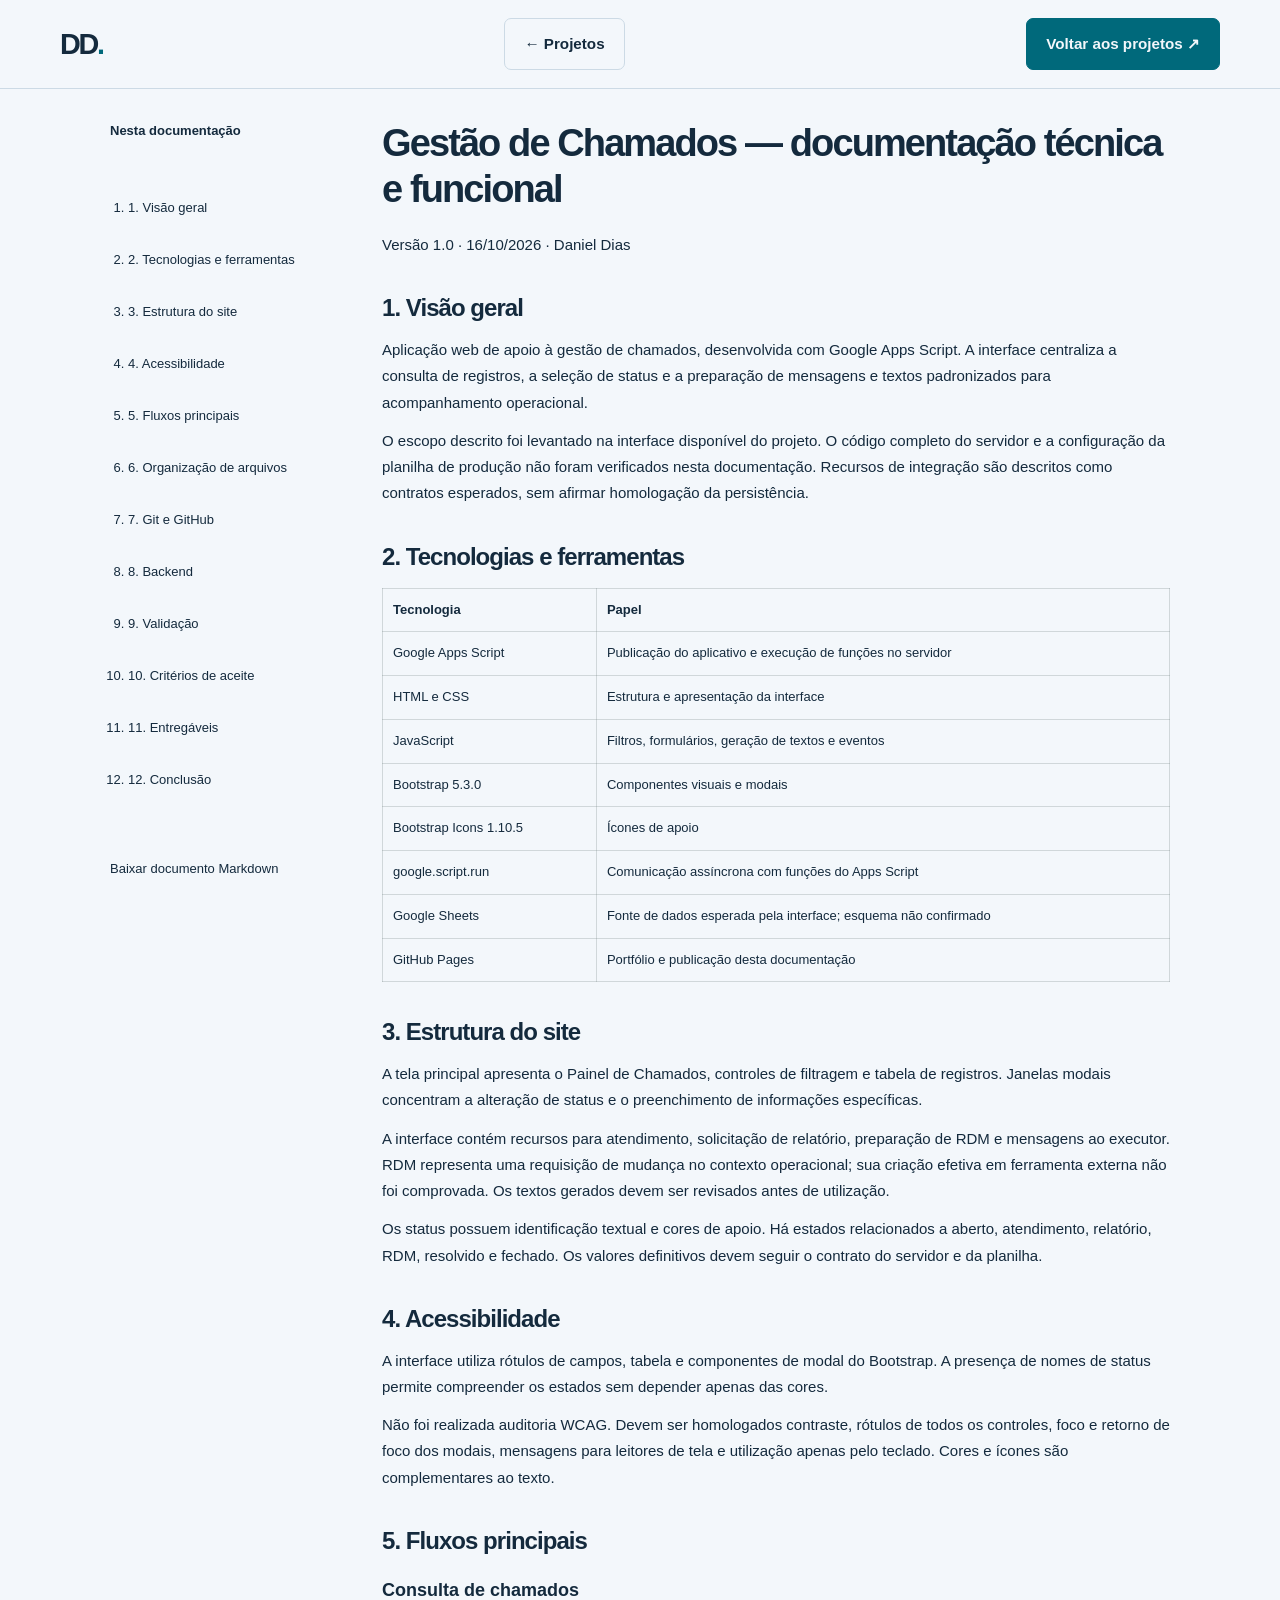
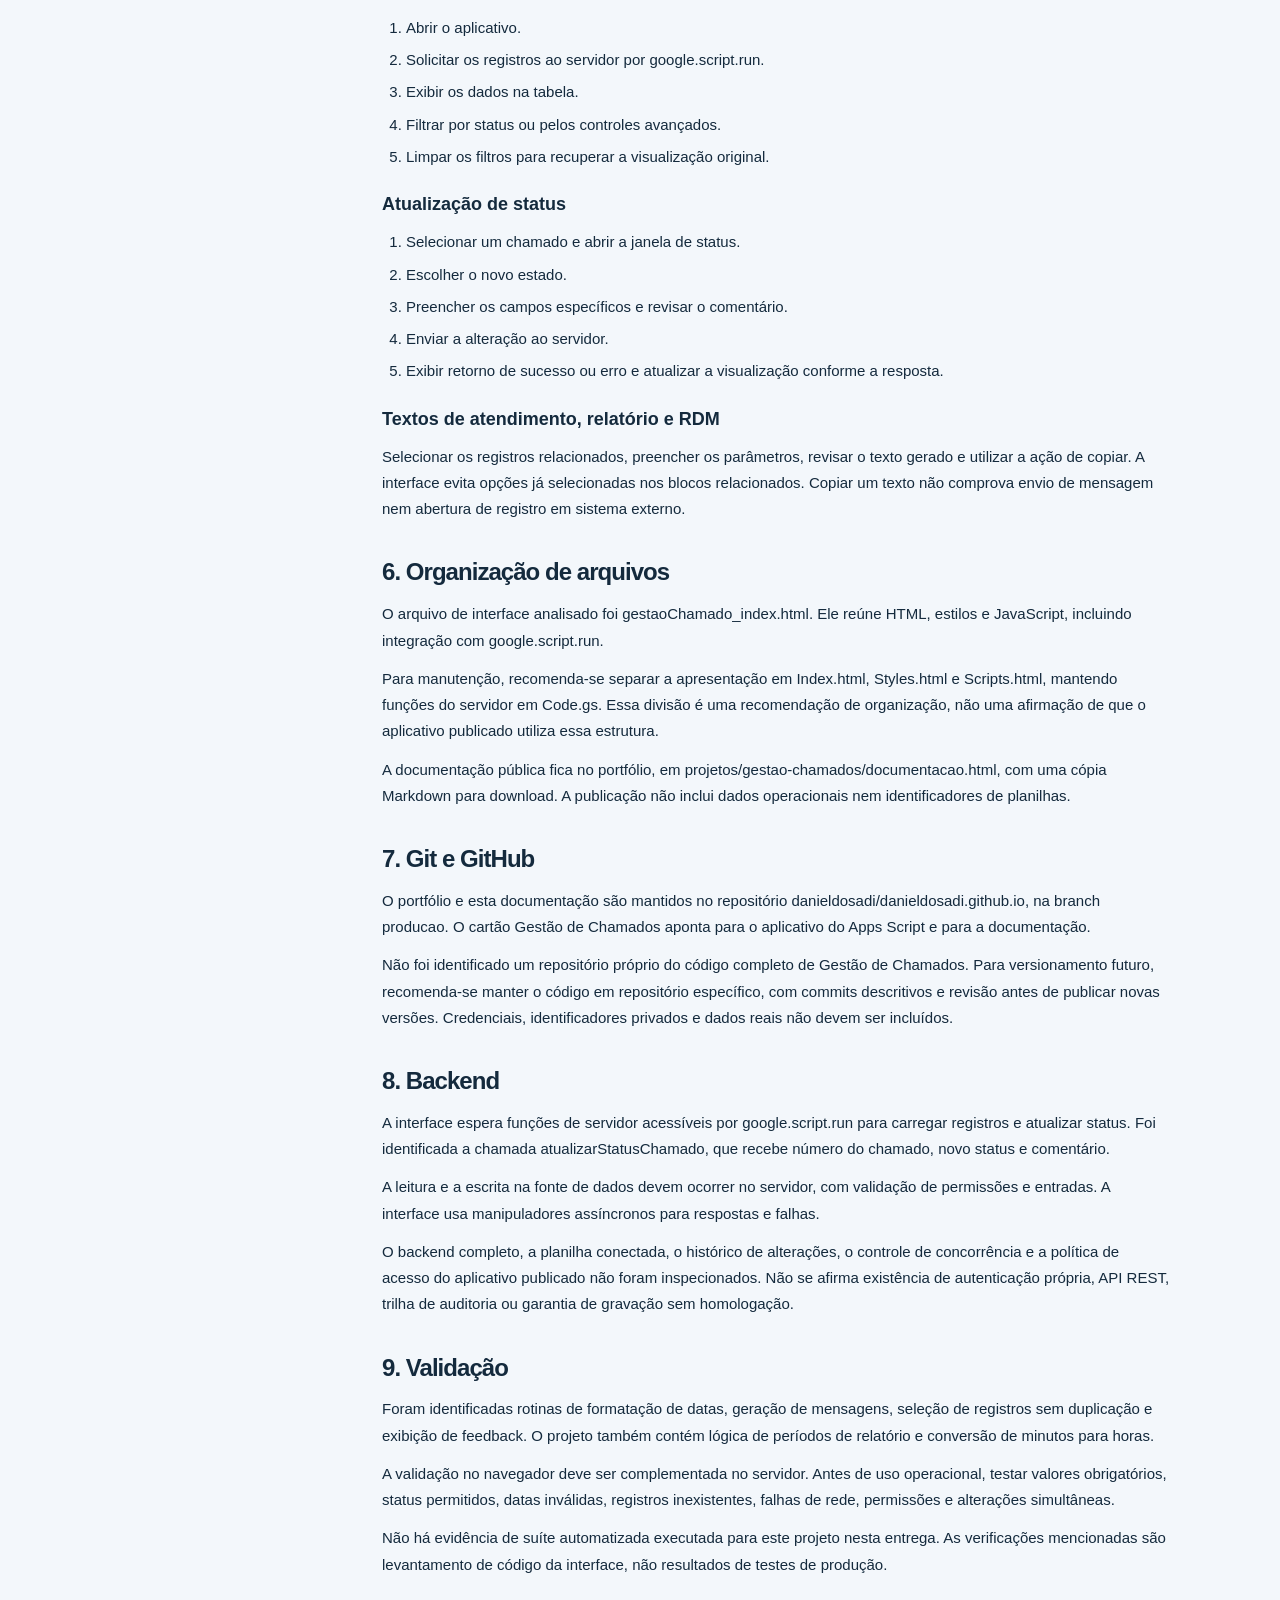
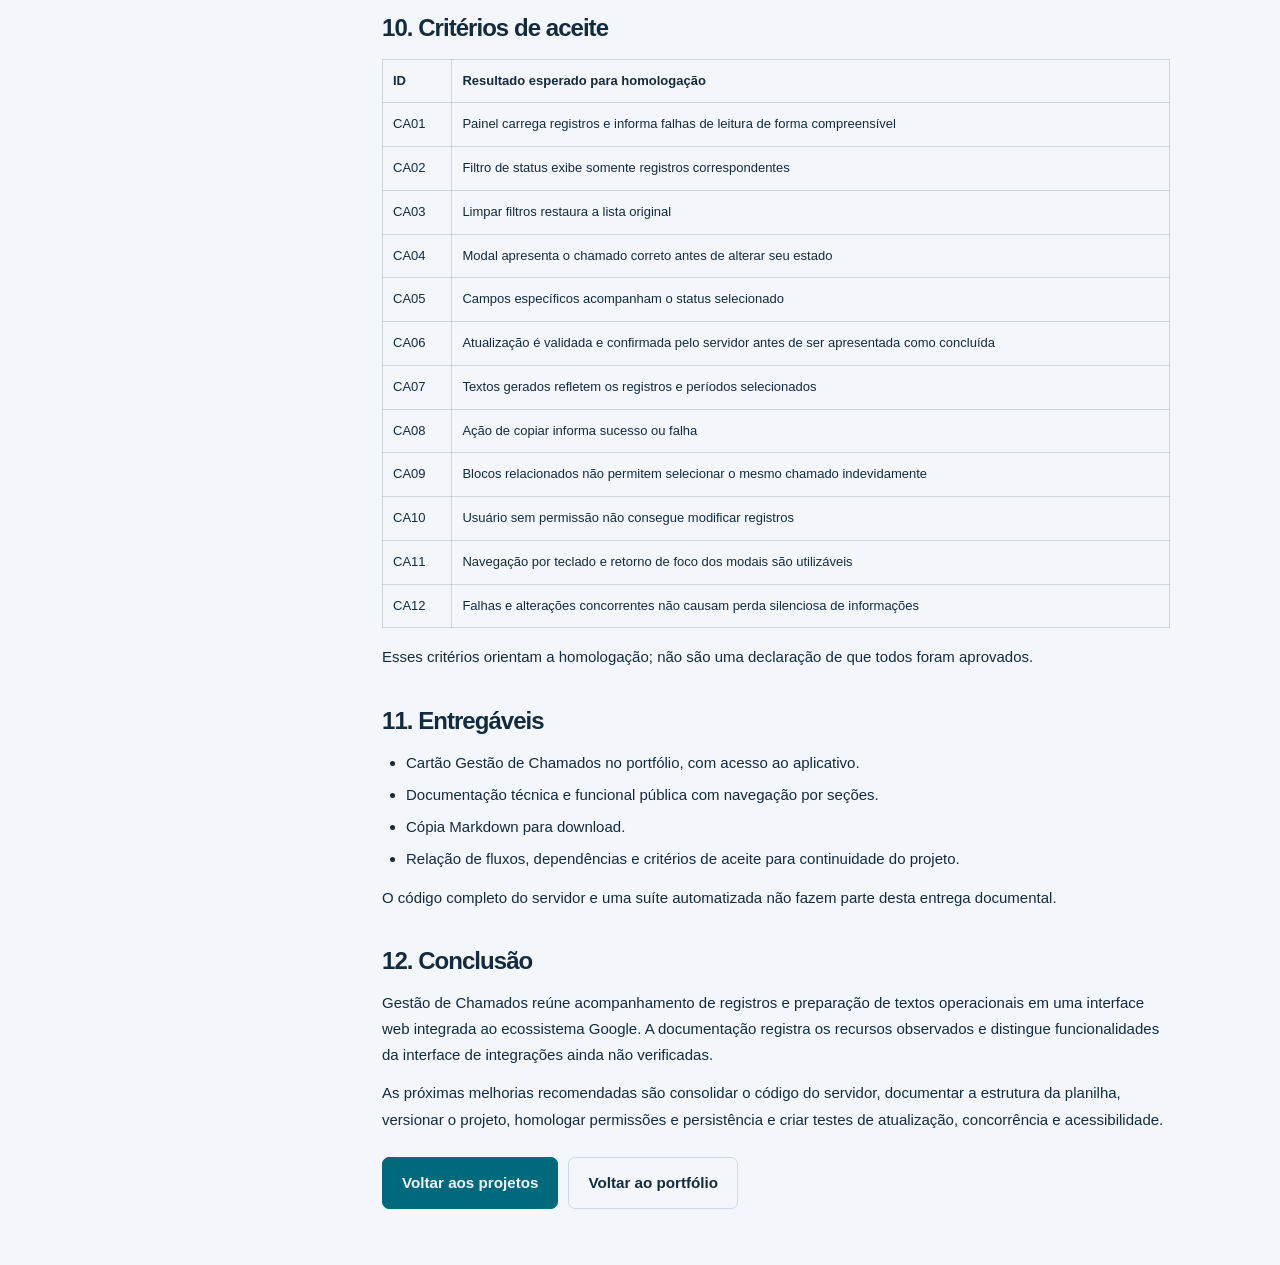
<file: projetos/gestao-chamados/documentacao.html>
<!doctype html><html lang="pt-BR"><head><meta charset="utf-8"><meta name="viewport" content="width=device-width,initial-scale=1"><title>Documentação técnica e funcional — Gestão de Chamados | Daniel Dias</title><meta name="description" content="Escopo, tecnologias, fluxos, backend, validação e critérios de aceite do projeto Gestão de Chamados."><script src="../../theme.js?v=2"></script><link rel="stylesheet" href="../../styles.css?v=5"><style>.docs{max-width:1100px;margin:auto;padding:32px 20px;display:grid;grid-template-columns:240px minmax(0,1fr);gap:32px}.doc-nav{position:sticky;top:90px;align-self:start;font-size:13px;line-height:1.6}.doc-nav ol{padding-left:18px}.doc-nav li{margin:8px 0}.doc-content{min-width:0;font-size:15px;line-height:1.75}.doc-content h1{font-size:clamp(26px,4vw,38px);line-height:1.2;margin-bottom:20px}.doc-content h2{font-size:24px;margin:36px 0 14px;scroll-margin-top:100px}.doc-content h3{font-size:18px;margin:22px 0 10px}.doc-content p,.doc-content ul,.doc-content ol{margin:12px 0}.doc-content li{margin:6px 0}.doc-content ul,.doc-content ol{padding-left:24px}.doc-content pre{padding:18px;border:1px solid #70808055;border-radius:10px;overflow:auto;font-size:12px}.doc-content code{font-size:.9em}.table-scroll{overflow-x:auto;margin:16px 0}.doc-content table{width:100%;border-collapse:collapse;font-size:13px}.doc-content th,.doc-content td{padding:10px;border:1px solid #70808044;text-align:left;vertical-align:top}.doc-content a{overflow-wrap:anywhere}.doc-actions{display:flex;gap:10px;flex-wrap:wrap;margin:24px 0}.doc-nav a:focus-visible{outline:2px solid currentColor;outline-offset:4px}@media(max-width:800px){.docs{grid-template-columns:1fr;gap:18px;padding:22px 16px}.doc-nav{position:static;border-bottom:1px solid #70808044;padding-bottom:18px}.doc-nav ol{columns:2;column-gap:20px}.header-inner{flex-wrap:wrap}}@media print{.header,.doc-nav,.doc-actions{display:none}.docs{display:block}.doc-content{color:#111}a{color:inherit}}</style></head><body><a class="skip" href="#documento">Pular para a documentação</a><header class="header"><div class="container header-inner"><a class="brand" href="../../">DD<span>.</span></a><a class="button" href="../../#projetos">← Projetos</a><a class="button primary" href="../../#projetos">Voltar aos projetos ↗</a></div></header><main class="docs"><nav class="doc-nav" aria-label="Seções da documentação"><strong>Nesta documentação</strong><ol><li><a href="#sec-4">1. Visão geral</a></li><li><a href="#sec-10">2. Tecnologias e ferramentas</a></li><li><a href="#sec-23">3. Estrutura do site</a></li><li><a href="#sec-31">4. Acessibilidade</a></li><li><a href="#sec-37">5. Fluxos principais</a></li><li><a href="#sec-59">6. Organização de arquivos</a></li><li><a href="#sec-67">7. Git e GitHub</a></li><li><a href="#sec-73">8. Backend</a></li><li><a href="#sec-81">9. Validação</a></li><li><a href="#sec-89">10. Critérios de aceite</a></li><li><a href="#sec-108">11. Entregáveis</a></li><li><a href="#sec-117">12. Conclusão</a></li></ol><a href="DOCUMENTACAO.md" download>Baixar documento Markdown</a></nav><article id="documento" class="doc-content"><h1 id="sec-0">Gestão de Chamados — documentação técnica e funcional</h1>
<p>Versão 1.0 · 16/10/2026 · Daniel Dias</p>
<h2 id="sec-4">1. Visão geral</h2>
<p>Aplicação web de apoio à gestão de chamados, desenvolvida com Google Apps Script. A interface centraliza a consulta de registros, a seleção de status e a preparação de mensagens e textos padronizados para acompanhamento operacional.</p>
<p>O escopo descrito foi levantado na interface disponível do projeto. O código completo do servidor e a configuração da planilha de produção não foram verificados nesta documentação. Recursos de integração são descritos como contratos esperados, sem afirmar homologação da persistência.</p>
<h2 id="sec-10">2. Tecnologias e ferramentas</h2>
<div class="table-scroll"><table><thead><tr><th scope="col">Tecnologia</th><th scope="col">Papel</th></tr></thead><tbody><tr><td>Google Apps Script</td><td>Publicação do aplicativo e execução de funções no servidor</td></tr><tr><td>HTML e CSS</td><td>Estrutura e apresentação da interface</td></tr><tr><td>JavaScript</td><td>Filtros, formulários, geração de textos e eventos</td></tr><tr><td>Bootstrap 5.3.0</td><td>Componentes visuais e modais</td></tr><tr><td>Bootstrap Icons 1.10.5</td><td>Ícones de apoio</td></tr><tr><td>google.script.run</td><td>Comunicação assíncrona com funções do Apps Script</td></tr><tr><td>Google Sheets</td><td>Fonte de dados esperada pela interface; esquema não confirmado</td></tr><tr><td>GitHub Pages</td><td>Portfólio e publicação desta documentação</td></tr></tbody></table></div>
<h2 id="sec-23">3. Estrutura do site</h2>
<p>A tela principal apresenta o Painel de Chamados, controles de filtragem e tabela de registros. Janelas modais concentram a alteração de status e o preenchimento de informações específicas.</p>
<p>A interface contém recursos para atendimento, solicitação de relatório, preparação de RDM e mensagens ao executor. RDM representa uma requisição de mudança no contexto operacional; sua criação efetiva em ferramenta externa não foi comprovada. Os textos gerados devem ser revisados antes de utilização.</p>
<p>Os status possuem identificação textual e cores de apoio. Há estados relacionados a aberto, atendimento, relatório, RDM, resolvido e fechado. Os valores definitivos devem seguir o contrato do servidor e da planilha.</p>
<h2 id="sec-31">4. Acessibilidade</h2>
<p>A interface utiliza rótulos de campos, tabela e componentes de modal do Bootstrap. A presença de nomes de status permite compreender os estados sem depender apenas das cores.</p>
<p>Não foi realizada auditoria WCAG. Devem ser homologados contraste, rótulos de todos os controles, foco e retorno de foco dos modais, mensagens para leitores de tela e utilização apenas pelo teclado. Cores e ícones são complementares ao texto.</p>
<h2 id="sec-37">5. Fluxos principais</h2>
<h3 id="sec-39">Consulta de chamados</h3>
<ol><li>Abrir o aplicativo.</li><li>Solicitar os registros ao servidor por google.script.run.</li><li>Exibir os dados na tabela.</li><li>Filtrar por status ou pelos controles avançados.</li><li>Limpar os filtros para recuperar a visualização original.</li></ol>
<h3 id="sec-47">Atualização de status</h3>
<ol><li>Selecionar um chamado e abrir a janela de status.</li><li>Escolher o novo estado.</li><li>Preencher os campos específicos e revisar o comentário.</li><li>Enviar a alteração ao servidor.</li><li>Exibir retorno de sucesso ou erro e atualizar a visualização conforme a resposta.</li></ol>
<h3 id="sec-55">Textos de atendimento, relatório e RDM</h3>
<p>Selecionar os registros relacionados, preencher os parâmetros, revisar o texto gerado e utilizar a ação de copiar. A interface evita opções já selecionadas nos blocos relacionados. Copiar um texto não comprova envio de mensagem nem abertura de registro em sistema externo.</p>
<h2 id="sec-59">6. Organização de arquivos</h2>
<p>O arquivo de interface analisado foi gestaoChamado_index.html. Ele reúne HTML, estilos e JavaScript, incluindo integração com google.script.run.</p>
<p>Para manutenção, recomenda-se separar a apresentação em Index.html, Styles.html e Scripts.html, mantendo funções do servidor em Code.gs. Essa divisão é uma recomendação de organização, não uma afirmação de que o aplicativo publicado utiliza essa estrutura.</p>
<p>A documentação pública fica no portfólio, em projetos/gestao-chamados/documentacao.html, com uma cópia Markdown para download. A publicação não inclui dados operacionais nem identificadores de planilhas.</p>
<h2 id="sec-67">7. Git e GitHub</h2>
<p>O portfólio e esta documentação são mantidos no repositório danieldosadi/danieldosadi.github.io, na branch producao. O cartão Gestão de Chamados aponta para o aplicativo do Apps Script e para a documentação.</p>
<p>Não foi identificado um repositório próprio do código completo de Gestão de Chamados. Para versionamento futuro, recomenda-se manter o código em repositório específico, com commits descritivos e revisão antes de publicar novas versões. Credenciais, identificadores privados e dados reais não devem ser incluídos.</p>
<h2 id="sec-73">8. Backend</h2>
<p>A interface espera funções de servidor acessíveis por google.script.run para carregar registros e atualizar status. Foi identificada a chamada atualizarStatusChamado, que recebe número do chamado, novo status e comentário.</p>
<p>A leitura e a escrita na fonte de dados devem ocorrer no servidor, com validação de permissões e entradas. A interface usa manipuladores assíncronos para respostas e falhas.</p>
<p>O backend completo, a planilha conectada, o histórico de alterações, o controle de concorrência e a política de acesso do aplicativo publicado não foram inspecionados. Não se afirma existência de autenticação própria, API REST, trilha de auditoria ou garantia de gravação sem homologação.</p>
<h2 id="sec-81">9. Validação</h2>
<p>Foram identificadas rotinas de formatação de datas, geração de mensagens, seleção de registros sem duplicação e exibição de feedback. O projeto também contém lógica de períodos de relatório e conversão de minutos para horas.</p>
<p>A validação no navegador deve ser complementada no servidor. Antes de uso operacional, testar valores obrigatórios, status permitidos, datas inválidas, registros inexistentes, falhas de rede, permissões e alterações simultâneas.</p>
<p>Não há evidência de suíte automatizada executada para este projeto nesta entrega. As verificações mencionadas são levantamento de código da interface, não resultados de testes de produção.</p>
<h2 id="sec-89">10. Critérios de aceite</h2>
<div class="table-scroll"><table><thead><tr><th scope="col">ID</th><th scope="col">Resultado esperado para homologação</th></tr></thead><tbody><tr><td>CA01</td><td>Painel carrega registros e informa falhas de leitura de forma compreensível</td></tr><tr><td>CA02</td><td>Filtro de status exibe somente registros correspondentes</td></tr><tr><td>CA03</td><td>Limpar filtros restaura a lista original</td></tr><tr><td>CA04</td><td>Modal apresenta o chamado correto antes de alterar seu estado</td></tr><tr><td>CA05</td><td>Campos específicos acompanham o status selecionado</td></tr><tr><td>CA06</td><td>Atualização é validada e confirmada pelo servidor antes de ser apresentada como concluída</td></tr><tr><td>CA07</td><td>Textos gerados refletem os registros e períodos selecionados</td></tr><tr><td>CA08</td><td>Ação de copiar informa sucesso ou falha</td></tr><tr><td>CA09</td><td>Blocos relacionados não permitem selecionar o mesmo chamado indevidamente</td></tr><tr><td>CA10</td><td>Usuário sem permissão não consegue modificar registros</td></tr><tr><td>CA11</td><td>Navegação por teclado e retorno de foco dos modais são utilizáveis</td></tr><tr><td>CA12</td><td>Falhas e alterações concorrentes não causam perda silenciosa de informações</td></tr></tbody></table></div>
<p>Esses critérios orientam a homologação; não são uma declaração de que todos foram aprovados.</p>
<h2 id="sec-108">11. Entregáveis</h2>
<ul><li>Cartão Gestão de Chamados no portfólio, com acesso ao aplicativo.</li><li>Documentação técnica e funcional pública com navegação por seções.</li><li>Cópia Markdown para download.</li><li>Relação de fluxos, dependências e critérios de aceite para continuidade do projeto.</li></ul>
<p>O código completo do servidor e uma suíte automatizada não fazem parte desta entrega documental.</p>
<h2 id="sec-117">12. Conclusão</h2>
<p>Gestão de Chamados reúne acompanhamento de registros e preparação de textos operacionais em uma interface web integrada ao ecossistema Google. A documentação registra os recursos observados e distingue funcionalidades da interface de integrações ainda não verificadas.</p>
<p>As próximas melhorias recomendadas são consolidar o código do servidor, documentar a estrutura da planilha, versionar o projeto, homologar permissões e persistência e criar testes de atualização, concorrência e acessibilidade.</p><div class="doc-actions"><a class="button primary" href="../../#projetos">Voltar aos projetos</a><a class="button" href="../../#projetos">Voltar ao portfólio</a></div></article></main></body></html>
</file>
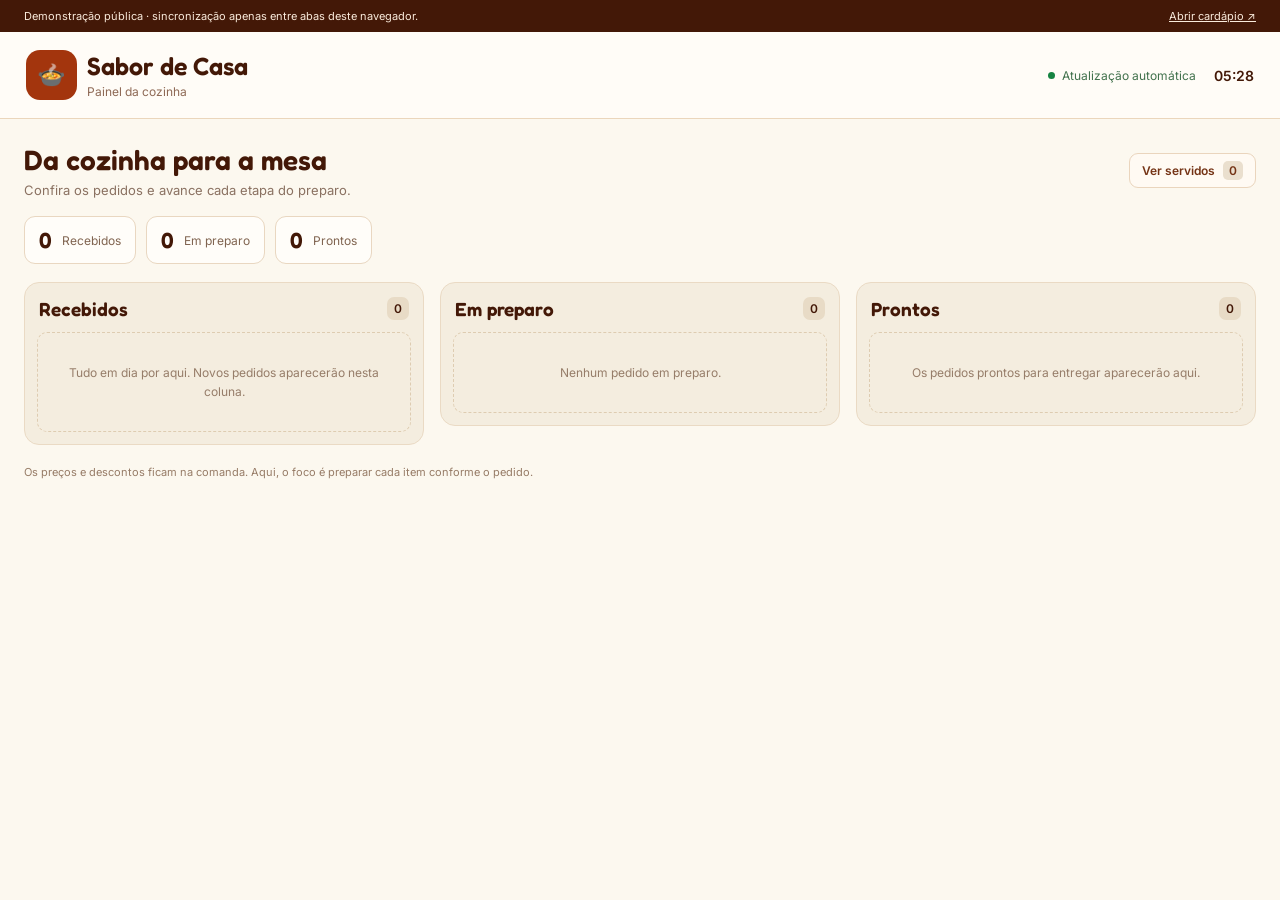
<file: projetos/pedidos-local/cozinha.html>
<!DOCTYPE html>
<html lang="pt-BR"><head><meta charset="UTF-8"><meta name="viewport" content="width=device-width,initial-scale=1"><title>Cozinha • Sabor de Casa</title><link href="https://fonts.googleapis.com/css2?family=Fredoka:wght@500;600;700&family=Inter:wght@400;500;600;700&display=swap" rel="stylesheet"><link rel="stylesheet" href="cozinha.css?v=1"><script defer src="cozinha.js?v=1"></script></head>
<body><aside class="demo">Demonstração pública · sincronização apenas entre abas deste navegador.<a href="index.html">Abrir cardápio ↗</a></aside><header><div class="brand"><span class="brand-icon" aria-hidden="true">🍲</span><div><strong>Sabor de Casa</strong><span>Painel da cozinha</span></div></div><div class="header-actions"><span class="live"><i></i> Atualização automática</span><time id="clock"></time></div></header>
<main><section class="intro"><div><h1>Da cozinha para a mesa</h1><p>Confira os pedidos e avance cada etapa do preparo.</p></div><button id="history" aria-pressed="false">Ver servidos <span id="served-count">0</span></button></section><div class="overview" id="overview" aria-live="polite"></div><section id="board" class="board" aria-label="Pedidos por etapa"></section><section id="served" hidden><h2>Servidos na mesa</h2><div id="served-list" class="served-grid"></div></section><p class="footer">Os preços e descontos ficam na comanda. Aqui, o foco é preparar cada item conforme o pedido.</p><p id="announcement" class="sr-only" aria-live="polite"></p></main></body></html>
</file>
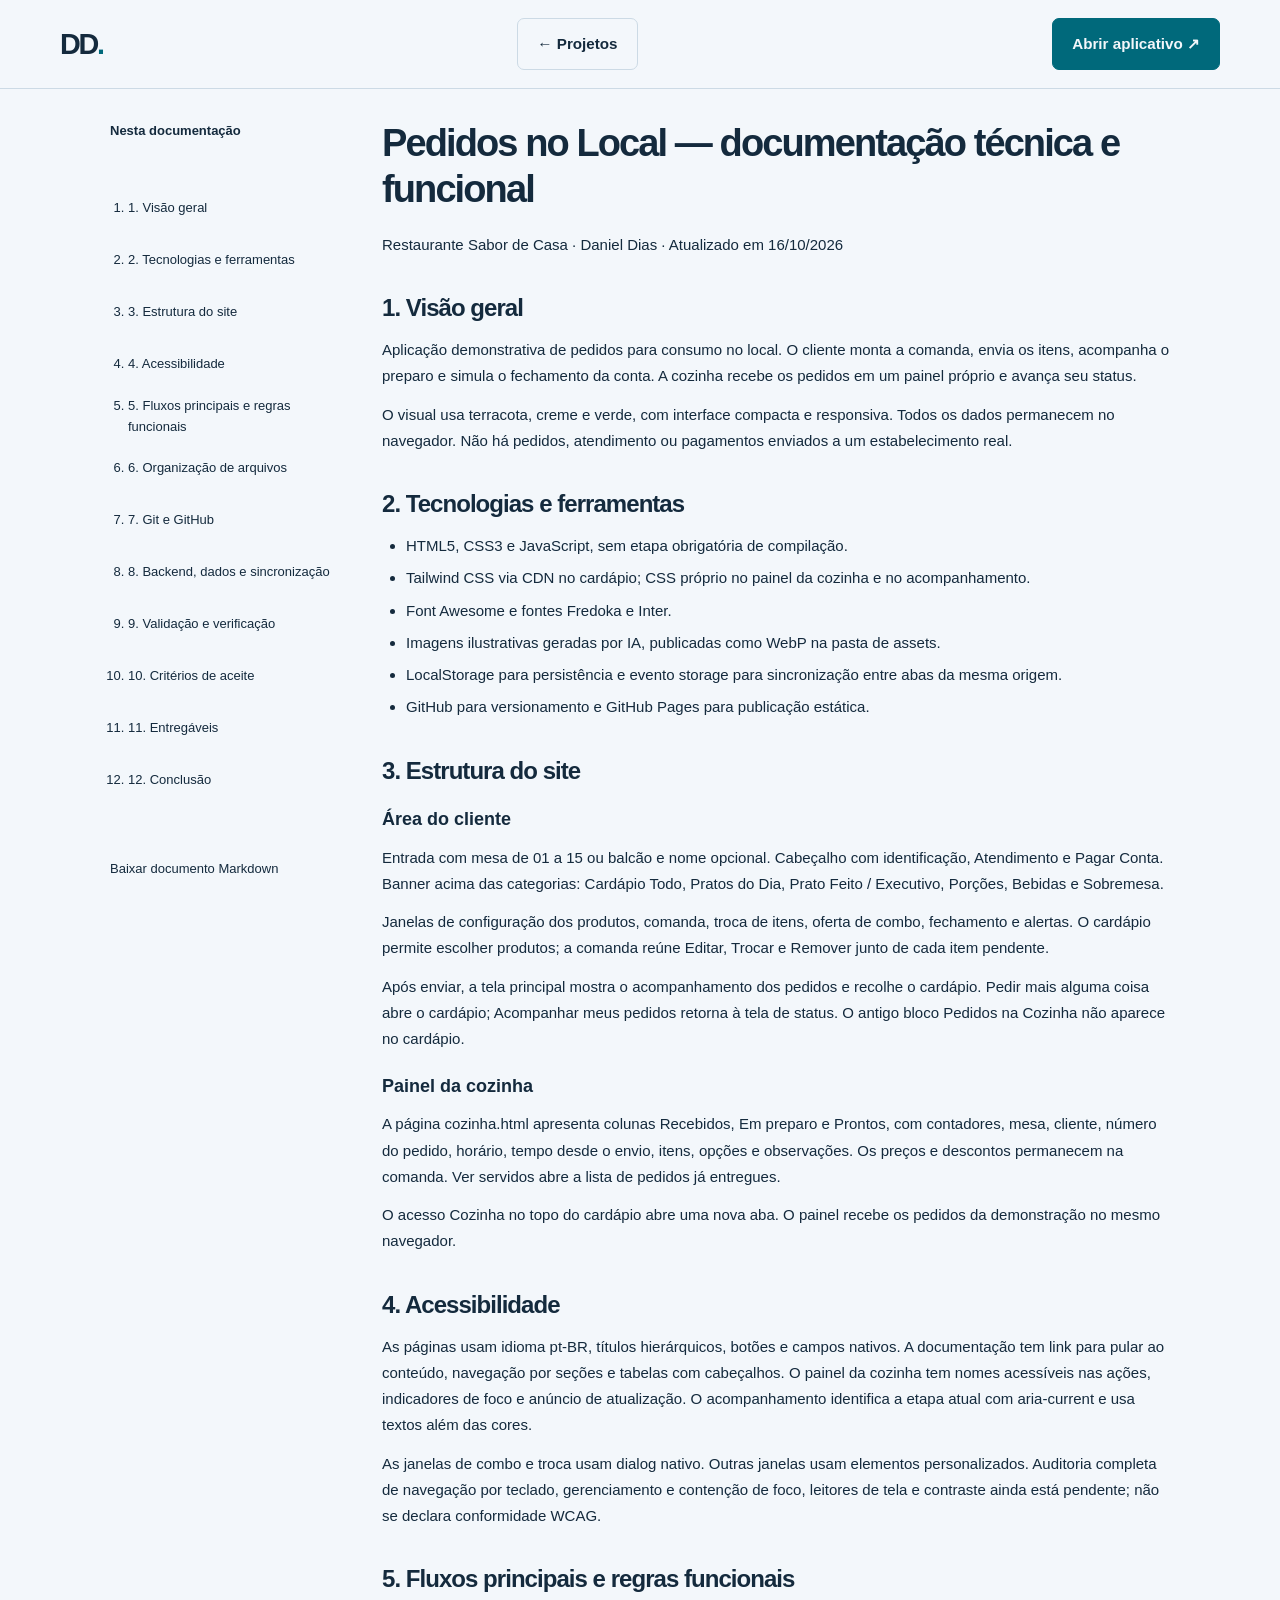
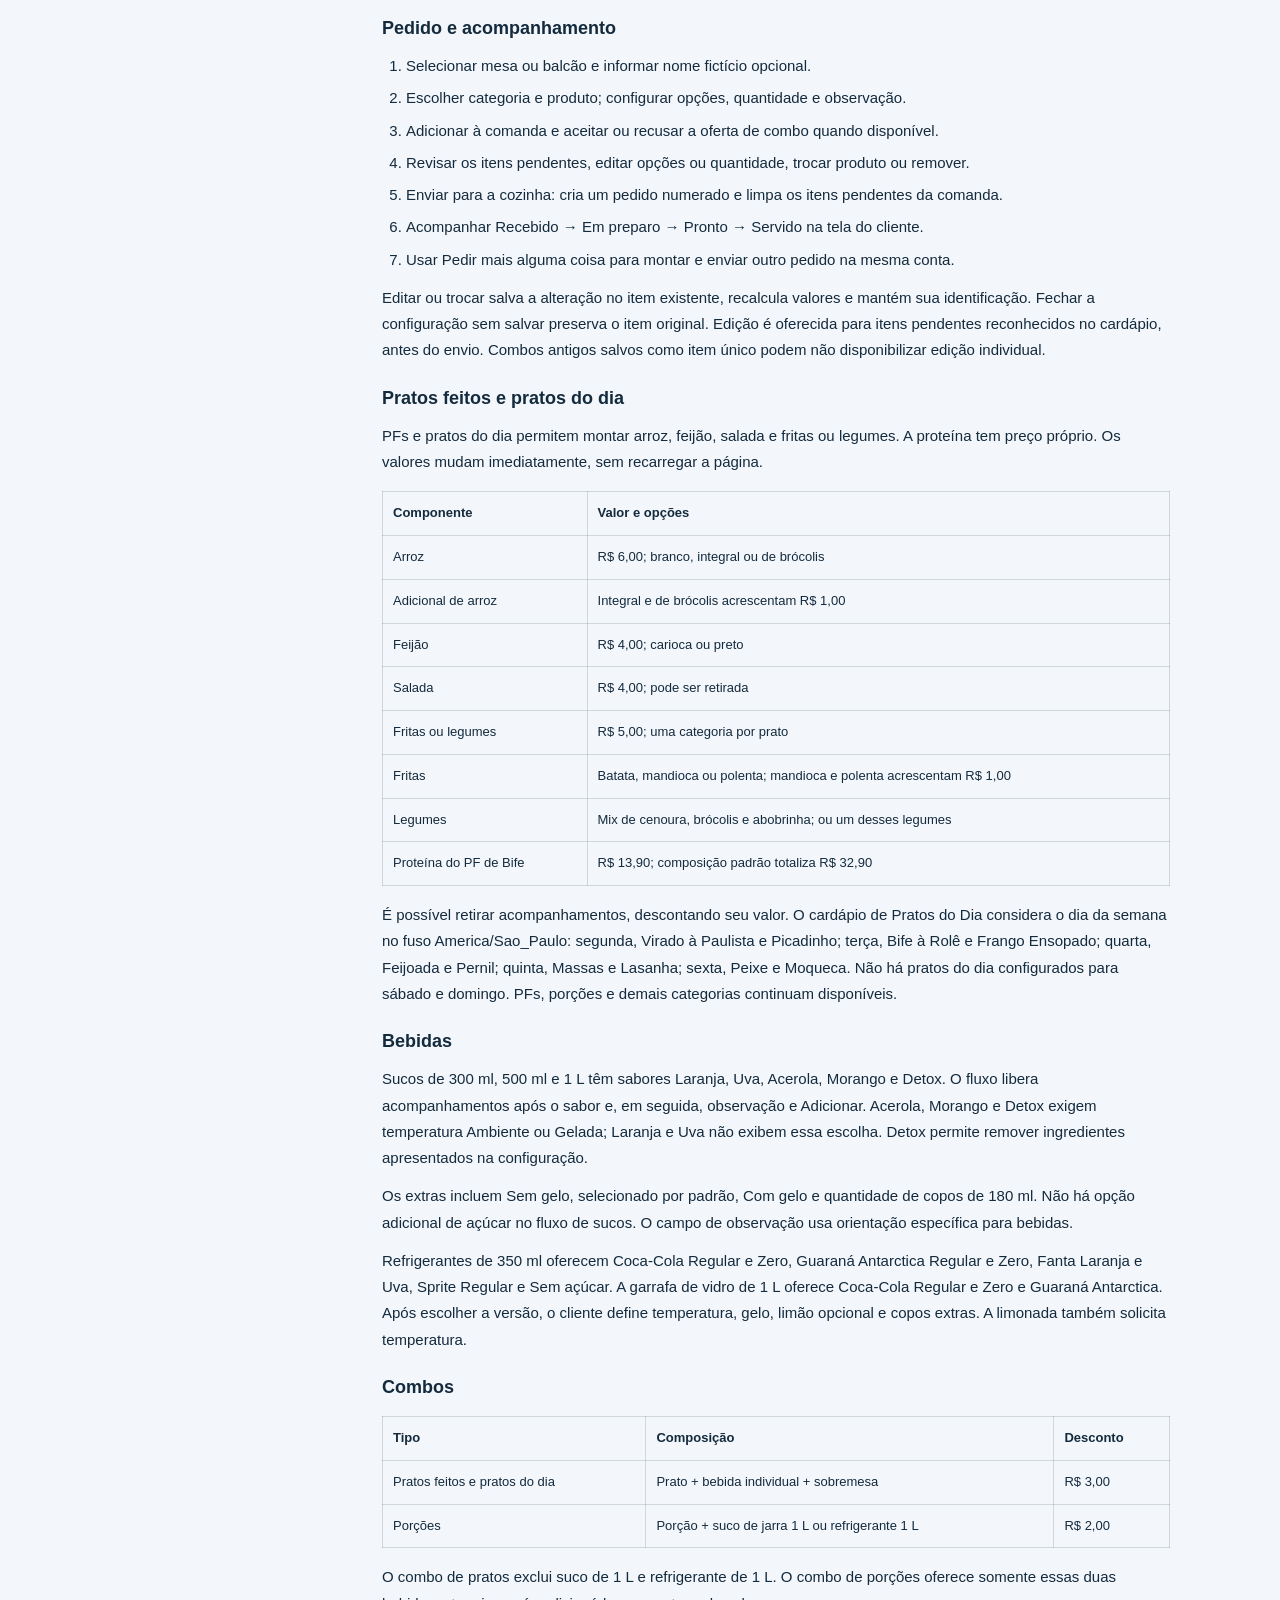
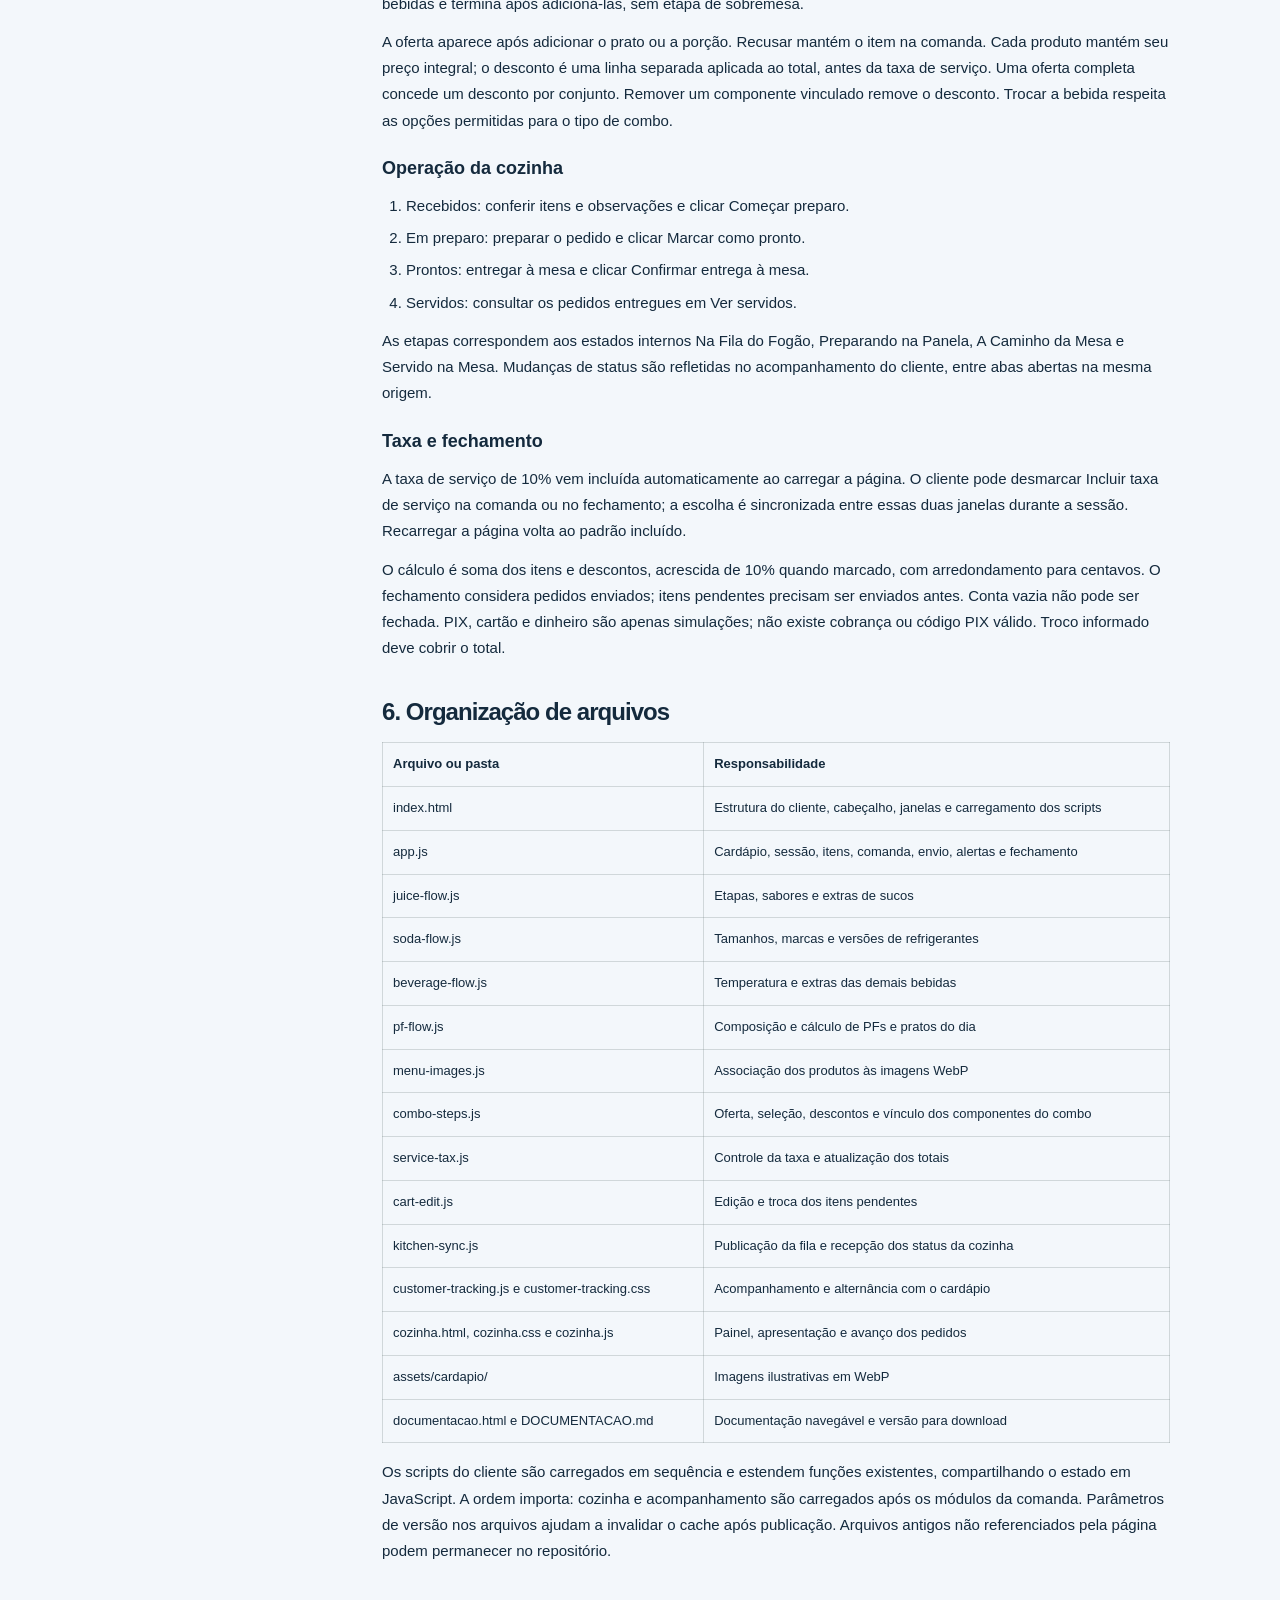
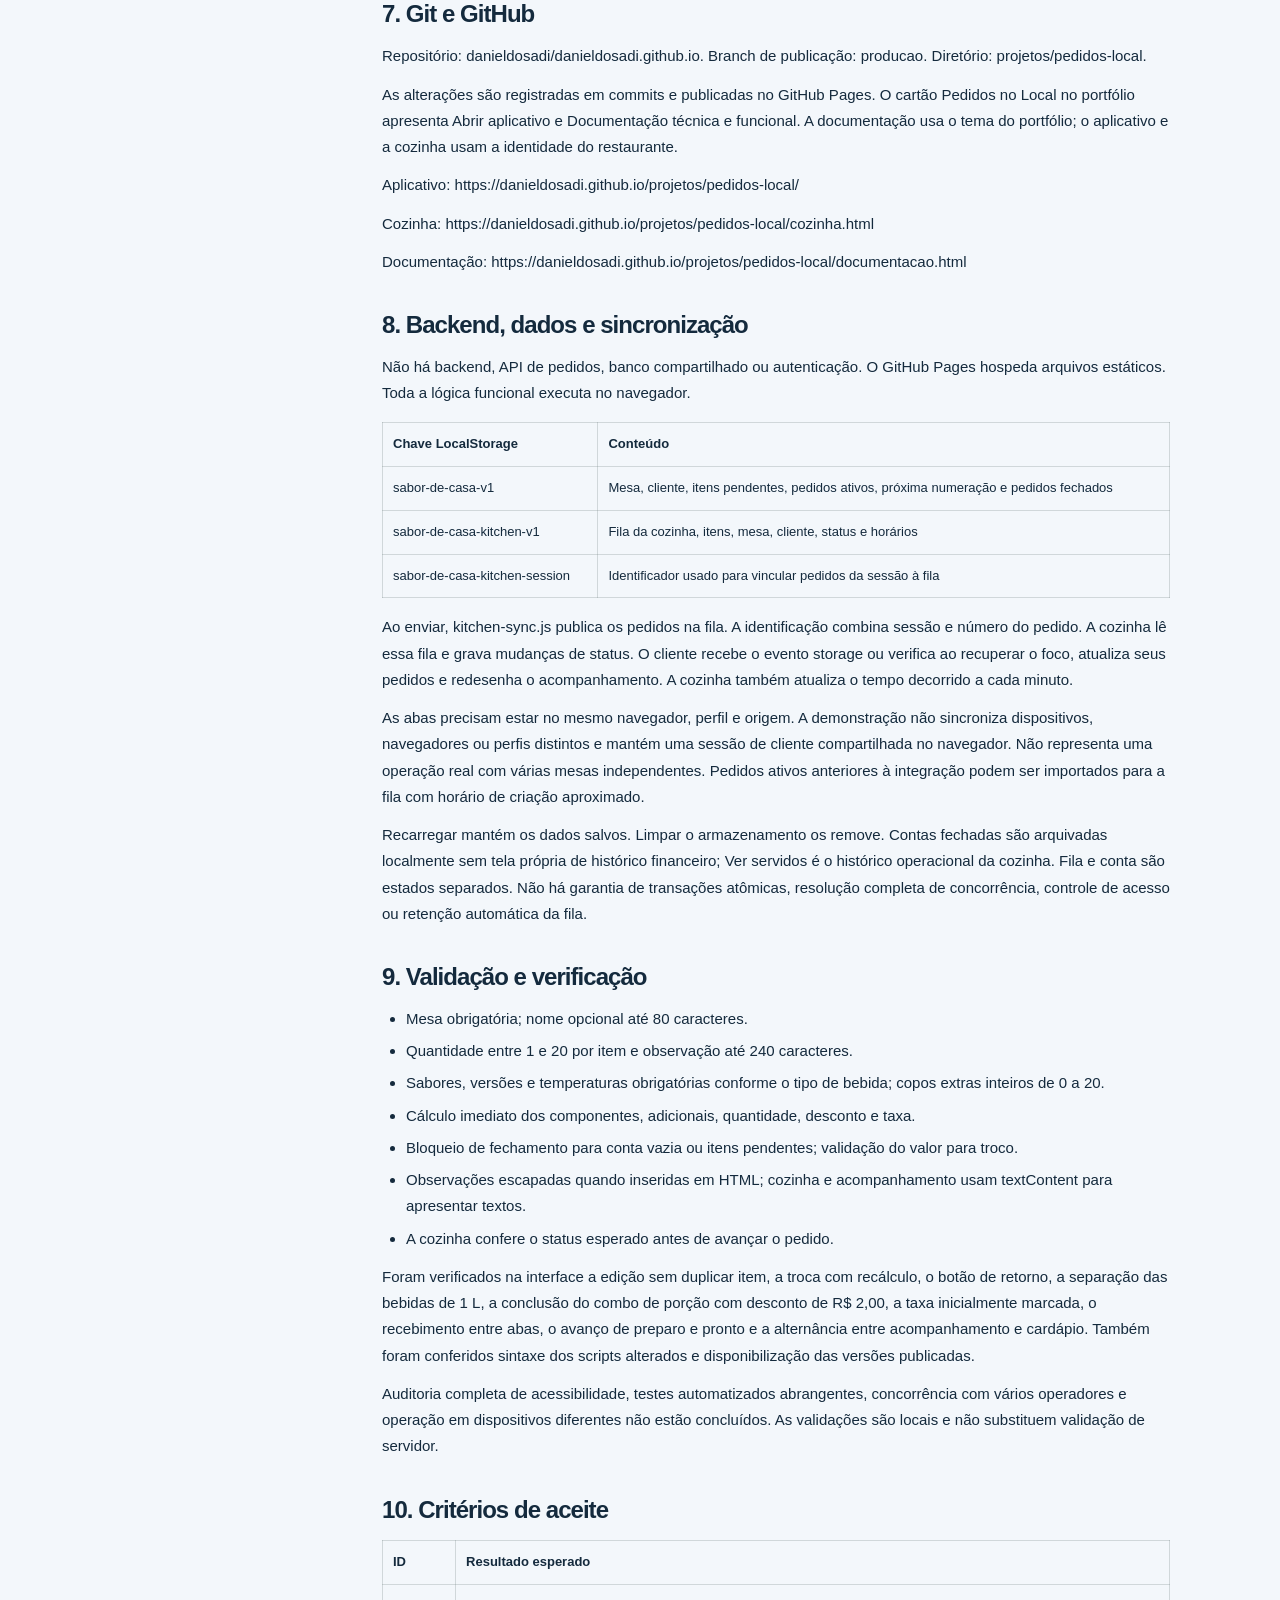
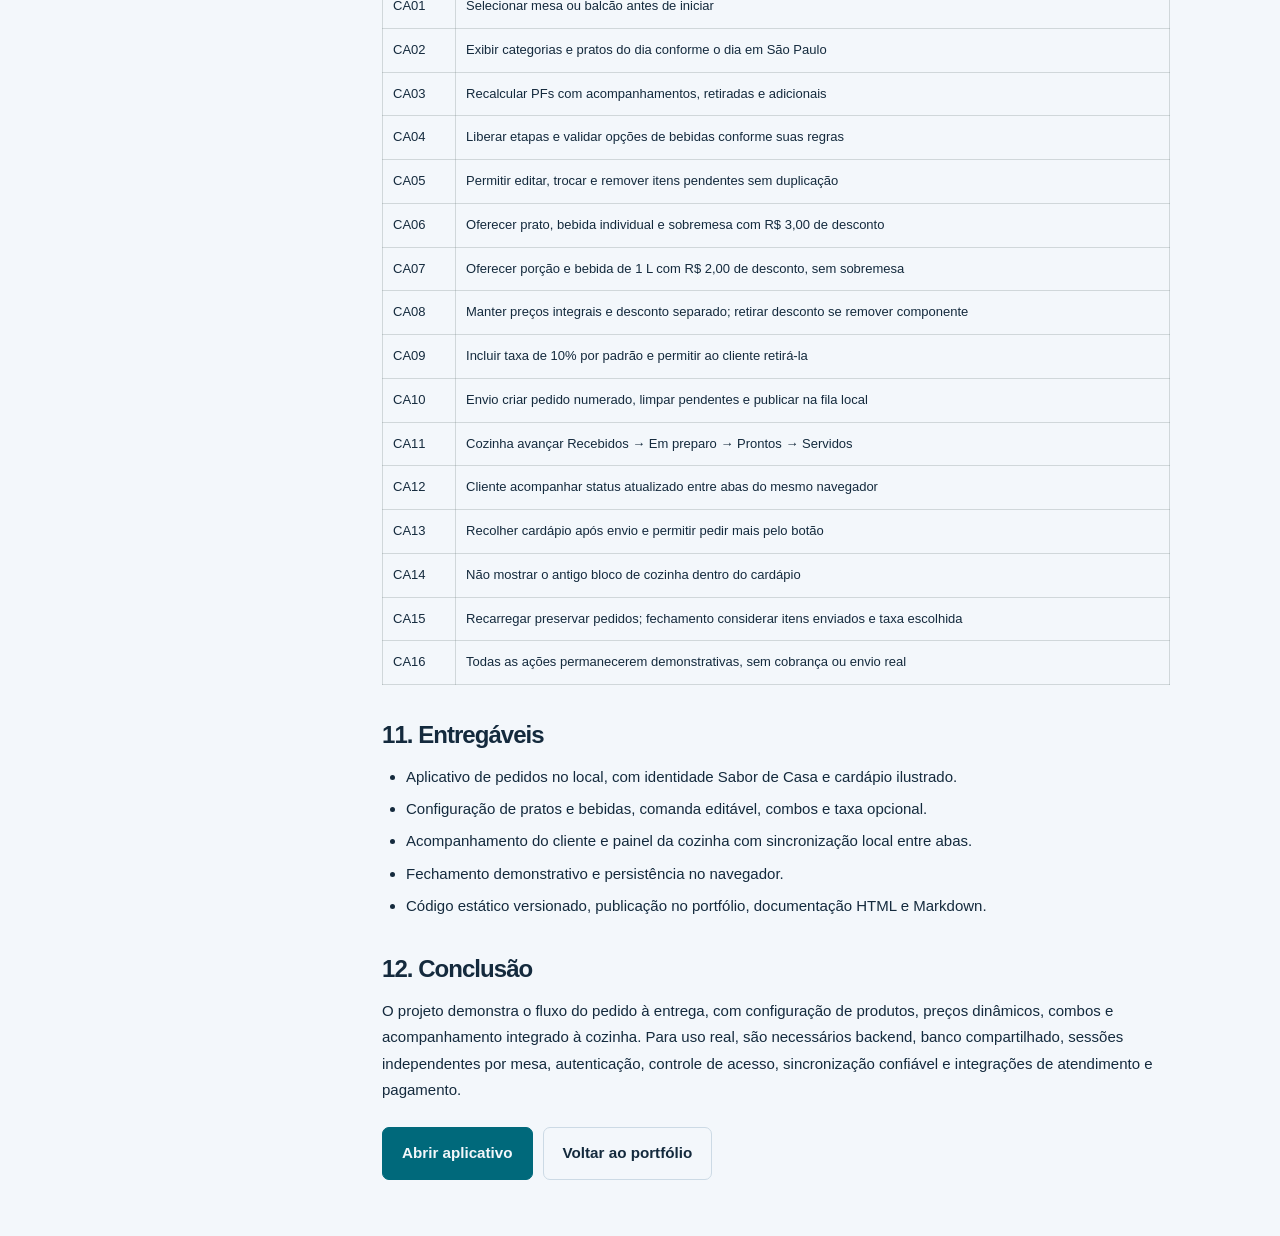
<file: projetos/pedidos-local/documentacao.html>
<!doctype html><html lang="pt-BR"><head><meta charset="utf-8"><meta name="viewport" content="width=device-width,initial-scale=1"><title>Documentação técnica e funcional — Pedidos no Local | Daniel Dias</title><meta name="description" content="Escopo, tecnologias, fluxos, backend, validação e critérios de aceite do projeto Pedidos no Local."><script src="../../theme.js?v=2"></script><link rel="stylesheet" href="../../styles.css?v=5"><style>.docs{max-width:1100px;margin:auto;padding:32px 20px;display:grid;grid-template-columns:240px minmax(0,1fr);gap:32px}.doc-nav{position:sticky;top:90px;align-self:start;font-size:13px;line-height:1.6}.doc-nav ol{padding-left:18px}.doc-nav li{margin:8px 0}.doc-content{min-width:0;font-size:15px;line-height:1.75}.doc-content h1{font-size:clamp(26px,4vw,38px);line-height:1.2;margin-bottom:20px}.doc-content h2{font-size:24px;margin:36px 0 14px;scroll-margin-top:100px}.doc-content h3{font-size:18px;margin:22px 0 10px}.doc-content p,.doc-content ul,.doc-content ol{margin:12px 0}.doc-content li{margin:6px 0}.doc-content ul,.doc-content ol{padding-left:24px}.doc-content pre{padding:18px;border:1px solid #70808055;border-radius:10px;overflow:auto;font-size:12px}.doc-content code{font-size:.9em}.table-scroll{overflow-x:auto;margin:16px 0}.doc-content table{width:100%;border-collapse:collapse;font-size:13px}.doc-content th,.doc-content td{padding:10px;border:1px solid #70808044;text-align:left;vertical-align:top}.doc-content a{overflow-wrap:anywhere}.doc-actions{display:flex;gap:10px;flex-wrap:wrap;margin:24px 0}.doc-nav a:focus-visible{outline:2px solid currentColor;outline-offset:4px}@media(max-width:800px){.docs{grid-template-columns:1fr;gap:18px;padding:22px 16px}.doc-nav{position:static;border-bottom:1px solid #70808044;padding-bottom:18px}.doc-nav ol{columns:2;column-gap:20px}.header-inner{flex-wrap:wrap}}@media print{.header,.doc-nav,.doc-actions{display:none}.docs{display:block}.doc-content{color:#111}a{color:inherit}}</style></head><body><a class="skip" href="#documento">Pular para a documentação</a><header class="header"><div class="container header-inner"><a class="brand" href="../../">DD<span>.</span></a><a class="button" href="../../#projetos">← Projetos</a><a class="button primary" href="./">Abrir aplicativo ↗</a></div></header><main class="docs"><nav class="doc-nav" aria-label="Seções da documentação"><strong>Nesta documentação</strong><ol><li><a href="#sec-4">1. Visão geral</a></li><li><a href="#sec-10">2. Tecnologias e ferramentas</a></li><li><a href="#sec-19">3. Estrutura do site</a></li><li><a href="#sec-35">4. Acessibilidade</a></li><li><a href="#sec-41">5. Fluxos principais e regras funcionais</a></li><li><a href="#sec-106">6. Organização de arquivos</a></li><li><a href="#sec-128">7. Git e GitHub</a></li><li><a href="#sec-140">8. Backend, dados e sincronização</a></li><li><a href="#sec-156">9. Validação e verificação</a></li><li><a href="#sec-170">10. Critérios de aceite</a></li><li><a href="#sec-191">11. Entregáveis</a></li><li><a href="#sec-199">12. Conclusão</a></li></ol><a href="DOCUMENTACAO.md" download>Baixar documento Markdown</a></nav><article id="documento" class="doc-content"><h1 id="sec-0">Pedidos no Local — documentação técnica e funcional</h1>
<p>Restaurante Sabor de Casa · Daniel Dias · Atualizado em 16/10/2026</p>
<h2 id="sec-4">1. Visão geral</h2>
<p>Aplicação demonstrativa de pedidos para consumo no local. O cliente monta a comanda, envia os itens, acompanha o preparo e simula o fechamento da conta. A cozinha recebe os pedidos em um painel próprio e avança seu status.</p>
<p>O visual usa terracota, creme e verde, com interface compacta e responsiva. Todos os dados permanecem no navegador. Não há pedidos, atendimento ou pagamentos enviados a um estabelecimento real.</p>
<h2 id="sec-10">2. Tecnologias e ferramentas</h2>
<ul><li>HTML5, CSS3 e JavaScript, sem etapa obrigatória de compilação.</li><li>Tailwind CSS via CDN no cardápio; CSS próprio no painel da cozinha e no acompanhamento.</li><li>Font Awesome e fontes Fredoka e Inter.</li><li>Imagens ilustrativas geradas por IA, publicadas como WebP na pasta de assets.</li><li>LocalStorage para persistência e evento storage para sincronização entre abas da mesma origem.</li><li>GitHub para versionamento e GitHub Pages para publicação estática.</li></ul>
<h2 id="sec-19">3. Estrutura do site</h2>
<h3 id="sec-21">Área do cliente</h3>
<p>Entrada com mesa de 01 a 15 ou balcão e nome opcional. Cabeçalho com identificação, Atendimento e Pagar Conta. Banner acima das categorias: Cardápio Todo, Pratos do Dia, Prato Feito / Executivo, Porções, Bebidas e Sobremesa.</p>
<p>Janelas de configuração dos produtos, comanda, troca de itens, oferta de combo, fechamento e alertas. O cardápio permite escolher produtos; a comanda reúne Editar, Trocar e Remover junto de cada item pendente.</p>
<p>Após enviar, a tela principal mostra o acompanhamento dos pedidos e recolhe o cardápio. Pedir mais alguma coisa abre o cardápio; Acompanhar meus pedidos retorna à tela de status. O antigo bloco Pedidos na Cozinha não aparece no cardápio.</p>
<h3 id="sec-29">Painel da cozinha</h3>
<p>A página cozinha.html apresenta colunas Recebidos, Em preparo e Prontos, com contadores, mesa, cliente, número do pedido, horário, tempo desde o envio, itens, opções e observações. Os preços e descontos permanecem na comanda. Ver servidos abre a lista de pedidos já entregues.</p>
<p>O acesso Cozinha no topo do cardápio abre uma nova aba. O painel recebe os pedidos da demonstração no mesmo navegador.</p>
<h2 id="sec-35">4. Acessibilidade</h2>
<p>As páginas usam idioma pt-BR, títulos hierárquicos, botões e campos nativos. A documentação tem link para pular ao conteúdo, navegação por seções e tabelas com cabeçalhos. O painel da cozinha tem nomes acessíveis nas ações, indicadores de foco e anúncio de atualização. O acompanhamento identifica a etapa atual com aria-current e usa textos além das cores.</p>
<p>As janelas de combo e troca usam dialog nativo. Outras janelas usam elementos personalizados. Auditoria completa de navegação por teclado, gerenciamento e contenção de foco, leitores de tela e contraste ainda está pendente; não se declara conformidade WCAG.</p>
<h2 id="sec-41">5. Fluxos principais e regras funcionais</h2>
<h3 id="sec-43">Pedido e acompanhamento</h3>
<ol><li>Selecionar mesa ou balcão e informar nome fictício opcional.</li><li>Escolher categoria e produto; configurar opções, quantidade e observação.</li><li>Adicionar à comanda e aceitar ou recusar a oferta de combo quando disponível.</li><li>Revisar os itens pendentes, editar opções ou quantidade, trocar produto ou remover.</li><li>Enviar para a cozinha: cria um pedido numerado e limpa os itens pendentes da comanda.</li><li>Acompanhar Recebido → Em preparo → Pronto → Servido na tela do cliente.</li><li>Usar Pedir mais alguma coisa para montar e enviar outro pedido na mesma conta.</li></ol>
<p>Editar ou trocar salva a alteração no item existente, recalcula valores e mantém sua identificação. Fechar a configuração sem salvar preserva o item original. Edição é oferecida para itens pendentes reconhecidos no cardápio, antes do envio. Combos antigos salvos como item único podem não disponibilizar edição individual.</p>
<h3 id="sec-55">Pratos feitos e pratos do dia</h3>
<p>PFs e pratos do dia permitem montar arroz, feijão, salada e fritas ou legumes. A proteína tem preço próprio. Os valores mudam imediatamente, sem recarregar a página.</p>
<div class="table-scroll"><table><thead><tr><th scope="col">Componente</th><th scope="col">Valor e opções</th></tr></thead><tbody><tr><td>Arroz</td><td>R$ 6,00; branco, integral ou de brócolis</td></tr><tr><td>Adicional de arroz</td><td>Integral e de brócolis acrescentam R$ 1,00</td></tr><tr><td>Feijão</td><td>R$ 4,00; carioca ou preto</td></tr><tr><td>Salada</td><td>R$ 4,00; pode ser retirada</td></tr><tr><td>Fritas ou legumes</td><td>R$ 5,00; uma categoria por prato</td></tr><tr><td>Fritas</td><td>Batata, mandioca ou polenta; mandioca e polenta acrescentam R$ 1,00</td></tr><tr><td>Legumes</td><td>Mix de cenoura, brócolis e abobrinha; ou um desses legumes</td></tr><tr><td>Proteína do PF de Bife</td><td>R$ 13,90; composição padrão totaliza R$ 32,90</td></tr></tbody></table></div>
<p>É possível retirar acompanhamentos, descontando seu valor. O cardápio de Pratos do Dia considera o dia da semana no fuso America/Sao_Paulo: segunda, Virado à Paulista e Picadinho; terça, Bife à Rolê e Frango Ensopado; quarta, Feijoada e Pernil; quinta, Massas e Lasanha; sexta, Peixe e Moqueca. Não há pratos do dia configurados para sábado e domingo. PFs, porções e demais categorias continuam disponíveis.</p>
<h3 id="sec-72">Bebidas</h3>
<p>Sucos de 300 ml, 500 ml e 1 L têm sabores Laranja, Uva, Acerola, Morango e Detox. O fluxo libera acompanhamentos após o sabor e, em seguida, observação e Adicionar. Acerola, Morango e Detox exigem temperatura Ambiente ou Gelada; Laranja e Uva não exibem essa escolha. Detox permite remover ingredientes apresentados na configuração.</p>
<p>Os extras incluem Sem gelo, selecionado por padrão, Com gelo e quantidade de copos de 180 ml. Não há opção adicional de açúcar no fluxo de sucos. O campo de observação usa orientação específica para bebidas.</p>
<p>Refrigerantes de 350 ml oferecem Coca-Cola Regular e Zero, Guaraná Antarctica Regular e Zero, Fanta Laranja e Uva, Sprite Regular e Sem açúcar. A garrafa de vidro de 1 L oferece Coca-Cola Regular e Zero e Guaraná Antarctica. Após escolher a versão, o cliente define temperatura, gelo, limão opcional e copos extras. A limonada também solicita temperatura.</p>
<h3 id="sec-80">Combos</h3>
<div class="table-scroll"><table><thead><tr><th scope="col">Tipo</th><th scope="col">Composição</th><th scope="col">Desconto</th></tr></thead><tbody><tr><td>Pratos feitos e pratos do dia</td><td>Prato + bebida individual + sobremesa</td><td>R$ 3,00</td></tr><tr><td>Porções</td><td>Porção + suco de jarra 1 L ou refrigerante 1 L</td><td>R$ 2,00</td></tr></tbody></table></div>
<p>O combo de pratos exclui suco de 1 L e refrigerante de 1 L. O combo de porções oferece somente essas duas bebidas e termina após adicioná-las, sem etapa de sobremesa.</p>
<p>A oferta aparece após adicionar o prato ou a porção. Recusar mantém o item na comanda. Cada produto mantém seu preço integral; o desconto é uma linha separada aplicada ao total, antes da taxa de serviço. Uma oferta completa concede um desconto por conjunto. Remover um componente vinculado remove o desconto. Trocar a bebida respeita as opções permitidas para o tipo de combo.</p>
<h3 id="sec-91">Operação da cozinha</h3>
<ol><li>Recebidos: conferir itens e observações e clicar Começar preparo.</li><li>Em preparo: preparar o pedido e clicar Marcar como pronto.</li><li>Prontos: entregar à mesa e clicar Confirmar entrega à mesa.</li><li>Servidos: consultar os pedidos entregues em Ver servidos.</li></ol>
<p>As etapas correspondem aos estados internos Na Fila do Fogão, Preparando na Panela, A Caminho da Mesa e Servido na Mesa. Mudanças de status são refletidas no acompanhamento do cliente, entre abas abertas na mesma origem.</p>
<h3 id="sec-100">Taxa e fechamento</h3>
<p>A taxa de serviço de 10% vem incluída automaticamente ao carregar a página. O cliente pode desmarcar Incluir taxa de serviço na comanda ou no fechamento; a escolha é sincronizada entre essas duas janelas durante a sessão. Recarregar a página volta ao padrão incluído.</p>
<p>O cálculo é soma dos itens e descontos, acrescida de 10% quando marcado, com arredondamento para centavos. O fechamento considera pedidos enviados; itens pendentes precisam ser enviados antes. Conta vazia não pode ser fechada. PIX, cartão e dinheiro são apenas simulações; não existe cobrança ou código PIX válido. Troco informado deve cobrir o total.</p>
<h2 id="sec-106">6. Organização de arquivos</h2>
<div class="table-scroll"><table><thead><tr><th scope="col">Arquivo ou pasta</th><th scope="col">Responsabilidade</th></tr></thead><tbody><tr><td>index.html</td><td>Estrutura do cliente, cabeçalho, janelas e carregamento dos scripts</td></tr><tr><td>app.js</td><td>Cardápio, sessão, itens, comanda, envio, alertas e fechamento</td></tr><tr><td>juice-flow.js</td><td>Etapas, sabores e extras de sucos</td></tr><tr><td>soda-flow.js</td><td>Tamanhos, marcas e versões de refrigerantes</td></tr><tr><td>beverage-flow.js</td><td>Temperatura e extras das demais bebidas</td></tr><tr><td>pf-flow.js</td><td>Composição e cálculo de PFs e pratos do dia</td></tr><tr><td>menu-images.js</td><td>Associação dos produtos às imagens WebP</td></tr><tr><td>combo-steps.js</td><td>Oferta, seleção, descontos e vínculo dos componentes do combo</td></tr><tr><td>service-tax.js</td><td>Controle da taxa e atualização dos totais</td></tr><tr><td>cart-edit.js</td><td>Edição e troca dos itens pendentes</td></tr><tr><td>kitchen-sync.js</td><td>Publicação da fila e recepção dos status da cozinha</td></tr><tr><td>customer-tracking.js e customer-tracking.css</td><td>Acompanhamento e alternância com o cardápio</td></tr><tr><td>cozinha.html, cozinha.css e cozinha.js</td><td>Painel, apresentação e avanço dos pedidos</td></tr><tr><td>assets/cardapio/</td><td>Imagens ilustrativas em WebP</td></tr><tr><td>documentacao.html e DOCUMENTACAO.md</td><td>Documentação navegável e versão para download</td></tr></tbody></table></div>
<p>Os scripts do cliente são carregados em sequência e estendem funções existentes, compartilhando o estado em JavaScript. A ordem importa: cozinha e acompanhamento são carregados após os módulos da comanda. Parâmetros de versão nos arquivos ajudam a invalidar o cache após publicação. Arquivos antigos não referenciados pela página podem permanecer no repositório.</p>
<h2 id="sec-128">7. Git e GitHub</h2>
<p>Repositório: danieldosadi/danieldosadi.github.io. Branch de publicação: producao. Diretório: projetos/pedidos-local.</p>
<p>As alterações são registradas em commits e publicadas no GitHub Pages. O cartão Pedidos no Local no portfólio apresenta Abrir aplicativo e Documentação técnica e funcional. A documentação usa o tema do portfólio; o aplicativo e a cozinha usam a identidade do restaurante.</p>
<p>Aplicativo: <a href="https://danieldosadi.github.io/projetos/pedidos-local/">https://danieldosadi.github.io/projetos/pedidos-local/</a></p>
<p>Cozinha: <a href="https://danieldosadi.github.io/projetos/pedidos-local/cozinha.html">https://danieldosadi.github.io/projetos/pedidos-local/cozinha.html</a></p>
<p>Documentação: <a href="https://danieldosadi.github.io/projetos/pedidos-local/documentacao.html">https://danieldosadi.github.io/projetos/pedidos-local/documentacao.html</a></p>
<h2 id="sec-140">8. Backend, dados e sincronização</h2>
<p>Não há backend, API de pedidos, banco compartilhado ou autenticação. O GitHub Pages hospeda arquivos estáticos. Toda a lógica funcional executa no navegador.</p>
<div class="table-scroll"><table><thead><tr><th scope="col">Chave LocalStorage</th><th scope="col">Conteúdo</th></tr></thead><tbody><tr><td>sabor-de-casa-v1</td><td>Mesa, cliente, itens pendentes, pedidos ativos, próxima numeração e pedidos fechados</td></tr><tr><td>sabor-de-casa-kitchen-v1</td><td>Fila da cozinha, itens, mesa, cliente, status e horários</td></tr><tr><td>sabor-de-casa-kitchen-session</td><td>Identificador usado para vincular pedidos da sessão à fila</td></tr></tbody></table></div>
<p>Ao enviar, kitchen-sync.js publica os pedidos na fila. A identificação combina sessão e número do pedido. A cozinha lê essa fila e grava mudanças de status. O cliente recebe o evento storage ou verifica ao recuperar o foco, atualiza seus pedidos e redesenha o acompanhamento. A cozinha também atualiza o tempo decorrido a cada minuto.</p>
<p>As abas precisam estar no mesmo navegador, perfil e origem. A demonstração não sincroniza dispositivos, navegadores ou perfis distintos e mantém uma sessão de cliente compartilhada no navegador. Não representa uma operação real com várias mesas independentes. Pedidos ativos anteriores à integração podem ser importados para a fila com horário de criação aproximado.</p>
<p>Recarregar mantém os dados salvos. Limpar o armazenamento os remove. Contas fechadas são arquivadas localmente sem tela própria de histórico financeiro; Ver servidos é o histórico operacional da cozinha. Fila e conta são estados separados. Não há garantia de transações atômicas, resolução completa de concorrência, controle de acesso ou retenção automática da fila.</p>
<h2 id="sec-156">9. Validação e verificação</h2>
<ul><li>Mesa obrigatória; nome opcional até 80 caracteres.</li><li>Quantidade entre 1 e 20 por item e observação até 240 caracteres.</li><li>Sabores, versões e temperaturas obrigatórias conforme o tipo de bebida; copos extras inteiros de 0 a 20.</li><li>Cálculo imediato dos componentes, adicionais, quantidade, desconto e taxa.</li><li>Bloqueio de fechamento para conta vazia ou itens pendentes; validação do valor para troco.</li><li>Observações escapadas quando inseridas em HTML; cozinha e acompanhamento usam textContent para apresentar textos.</li><li>A cozinha confere o status esperado antes de avançar o pedido.</li></ul>
<p>Foram verificados na interface a edição sem duplicar item, a troca com recálculo, o botão de retorno, a separação das bebidas de 1 L, a conclusão do combo de porção com desconto de R$ 2,00, a taxa inicialmente marcada, o recebimento entre abas, o avanço de preparo e pronto e a alternância entre acompanhamento e cardápio. Também foram conferidos sintaxe dos scripts alterados e disponibilização das versões publicadas.</p>
<p>Auditoria completa de acessibilidade, testes automatizados abrangentes, concorrência com vários operadores e operação em dispositivos diferentes não estão concluídos. As validações são locais e não substituem validação de servidor.</p>
<h2 id="sec-170">10. Critérios de aceite</h2>
<div class="table-scroll"><table><thead><tr><th scope="col">ID</th><th scope="col">Resultado esperado</th></tr></thead><tbody><tr><td>CA01</td><td>Selecionar mesa ou balcão antes de iniciar</td></tr><tr><td>CA02</td><td>Exibir categorias e pratos do dia conforme o dia em São Paulo</td></tr><tr><td>CA03</td><td>Recalcular PFs com acompanhamentos, retiradas e adicionais</td></tr><tr><td>CA04</td><td>Liberar etapas e validar opções de bebidas conforme suas regras</td></tr><tr><td>CA05</td><td>Permitir editar, trocar e remover itens pendentes sem duplicação</td></tr><tr><td>CA06</td><td>Oferecer prato, bebida individual e sobremesa com R$ 3,00 de desconto</td></tr><tr><td>CA07</td><td>Oferecer porção e bebida de 1 L com R$ 2,00 de desconto, sem sobremesa</td></tr><tr><td>CA08</td><td>Manter preços integrais e desconto separado; retirar desconto se remover componente</td></tr><tr><td>CA09</td><td>Incluir taxa de 10% por padrão e permitir ao cliente retirá-la</td></tr><tr><td>CA10</td><td>Envio criar pedido numerado, limpar pendentes e publicar na fila local</td></tr><tr><td>CA11</td><td>Cozinha avançar Recebidos → Em preparo → Prontos → Servidos</td></tr><tr><td>CA12</td><td>Cliente acompanhar status atualizado entre abas do mesmo navegador</td></tr><tr><td>CA13</td><td>Recolher cardápio após envio e permitir pedir mais pelo botão</td></tr><tr><td>CA14</td><td>Não mostrar o antigo bloco de cozinha dentro do cardápio</td></tr><tr><td>CA15</td><td>Recarregar preservar pedidos; fechamento considerar itens enviados e taxa escolhida</td></tr><tr><td>CA16</td><td>Todas as ações permanecerem demonstrativas, sem cobrança ou envio real</td></tr></tbody></table></div>
<h2 id="sec-191">11. Entregáveis</h2>
<ul><li>Aplicativo de pedidos no local, com identidade Sabor de Casa e cardápio ilustrado.</li><li>Configuração de pratos e bebidas, comanda editável, combos e taxa opcional.</li><li>Acompanhamento do cliente e painel da cozinha com sincronização local entre abas.</li><li>Fechamento demonstrativo e persistência no navegador.</li><li>Código estático versionado, publicação no portfólio, documentação HTML e Markdown.</li></ul>
<h2 id="sec-199">12. Conclusão</h2>
<p>O projeto demonstra o fluxo do pedido à entrega, com configuração de produtos, preços dinâmicos, combos e acompanhamento integrado à cozinha. Para uso real, são necessários backend, banco compartilhado, sessões independentes por mesa, autenticação, controle de acesso, sincronização confiável e integrações de atendimento e pagamento.</p><div class="doc-actions"><a class="button primary" href="./">Abrir aplicativo</a><a class="button" href="../../#projetos">Voltar ao portfólio</a></div></article></main></body></html>
</file>
<file: styles.css>
/* Paleta e dimensões: edite estas variáveis para personalizar o site. */
:root{font-family:Inter,"Segoe UI",Arial,sans-serif;--bg:#f3f7fb;--surface:#fff;--text:#142a3d;--muted:#465b70;--accent:#00697b;--line:#ccdae5;--art:#092737;--shadow:0 20px 60px #08283d12;color-scheme:light}
:root[data-theme="dark"]{--bg:#08131f;--surface:#101f2e;--text:#f0f6fc;--muted:#a6b9cb;--accent:#65dceb;--line:#293c4e;--shadow:0 20px 60px #0003;color-scheme:dark}
*{box-sizing:border-box}html{scroll-behavior:smooth;scroll-padding-top:110px}body{margin:0;background:var(--bg);color:var(--text);font-size:1rem;line-height:1.7}a{color:inherit;text-decoration:none}button,select{font:inherit}button,a,select{-webkit-tap-highlight-color:transparent}a:hover{color:var(--accent)}:focus-visible{outline:3px solid var(--accent);outline-offset:5px}::selection{background:#16899e;color:white}.container{width:min(1160px,calc(100% - 64px));margin-inline:auto}.sr-only{position:absolute;width:1px;height:1px;padding:0;margin:-1px;overflow:hidden;clip:rect(0,0,0,0);white-space:nowrap;border:0}[hidden]{display:none!important}.skip{position:fixed;top:-100px;left:16px;z-index:10;padding:12px 20px;background:var(--surface)}.skip:focus{top:12px}.header{position:sticky;top:0;z-index:5;background:var(--bg);border-bottom:1px solid var(--line)}.header-inner{min-height:88px;display:flex;align-items:center;gap:28px;justify-content:space-between}.brand{font-size:1.8rem;font-weight:800;letter-spacing:-.08em}.brand span{color:var(--accent)}nav{display:flex;flex-wrap:wrap;gap:24px;font-size:.875rem}select{max-width:100%;color:var(--text);background:var(--surface);border:1px solid var(--line);border-radius:7px;padding:8px;font-size:.875rem}.hero{min-height:660px;display:grid;grid-template-columns:1.35fr 1fr;align-items:center;gap:65px;padding-block:80px}.eyebrow{font-size:.8rem;letter-spacing:.16em;font-weight:700;color:var(--accent);margin:0 0 22px}h1{font-size:clamp(2.7rem,5vw,4.6rem);line-height:1.08;letter-spacing:-.05em;margin:0 0 26px}h1 span{display:block;font-size:.57em;line-height:1.3;font-weight:500;letter-spacing:-.035em;color:var(--muted);margin-top:20px}.lead{max-width:580px;color:var(--muted);font-size:1.1rem}.actions{display:flex;flex-wrap:wrap;gap:12px;margin-top:28px}.button{padding:12px 19px;border:1px solid var(--line);border-radius:7px;font-size:.95rem;font-weight:600;display:inline-flex;align-items:center;gap:16px}.primary{background:var(--accent);color:var(--bg);border-color:var(--accent)}.primary:hover{color:var(--bg);filter:brightness(1.12)}.location{font-size:.875rem;color:var(--muted);margin-top:35px}.location span{padding-inline:12px;color:var(--accent)}.portrait-wrap{position:relative;padding:20px 0 0 20px}.portrait-wrap:before{content:"";position:absolute;inset:0 20px 40px 0;border:1px solid var(--accent);border-radius:12px}.portrait-frame{position:relative;border-radius:10px;overflow:hidden;box-shadow:var(--shadow);background:var(--surface)}.portrait-frame img{display:block;width:100%;height:auto;aspect-ratio:1;object-fit:cover}.portrait-caption{padding:16px 22px;display:flex;flex-direction:column}.portrait-caption span{font-weight:600}.portrait-caption small{color:var(--muted);font-size:.875rem}.frame-label{display:block;font-family:monospace;font-size:.8rem;color:var(--accent);margin:18px 0 0}.section{padding-block:85px;border-top:1px solid var(--line)}.section-heading{margin-bottom:38px}.section-heading>p:last-child:not(.eyebrow){color:var(--muted);max-width:650px}h2{font-size:clamp(2rem,3.5vw,2.8rem);line-height:1.2;letter-spacing:-.04em;font-weight:650;margin:0}h3{font-size:1.2rem;line-height:1.4;margin:0 0 12px}.about-copy{max-width:770px;margin-left:auto;color:var(--muted);font-size:1.1rem}.about-copy p+p{margin-top:24px}.skills-grid{display:grid;grid-template-columns:repeat(4,1fr);gap:18px}.skill{border:1px solid var(--line);background:var(--surface);padding:26px;border-radius:9px}.symbol{font:700 1.6rem monospace;color:var(--accent);display:block;margin-bottom:24px}.skill p{font-size:.95rem;color:var(--muted);margin-bottom:0}.filters{display:flex;flex-wrap:wrap;gap:10px;margin-bottom:30px}.filters button{background:transparent;color:var(--muted);border:1px solid var(--line);border-radius:30px;padding:8px 18px;cursor:pointer;font-size:.9rem}.filters button[aria-pressed="true"]{background:var(--accent);border-color:var(--accent);color:var(--bg)}.projects-grid{display:grid;grid-template-columns:repeat(3,1fr);gap:24px}.project{border:1px solid var(--line);border-radius:10px;overflow:hidden;background:var(--surface);transition:transform .25s,box-shadow .25s}.project:hover{transform:translateY(-4px);box-shadow:var(--shadow)}.project-art{height:190px;background-color:var(--art);background-image:linear-gradient(#65dceb0b 1px,transparent 1px),linear-gradient(90deg,#65dceb0b 1px,transparent 1px);background-size:24px 24px;position:relative;display:flex;align-items:center;justify-content:center;color:#65dceb;overflow:hidden}.project-art>span{position:absolute;top:14px;left:18px;font:14px monospace;opacity:.8}.project-art>b{position:absolute;bottom:15px;left:18px;font:11px monospace;letter-spacing:.1em}.project-body{padding:24px}.tag{font-size:.75rem;font-weight:700;letter-spacing:.1em;color:var(--accent);margin:0 0 10px}.project-body>p:not(.tag){color:var(--muted);font-size:.95rem}.project-body .stack{font-size:.8rem!important;margin:24px 0 12px}.project-body .status{font-size:.8rem!important;margin:0;padding-top:12px;border-top:1px solid var(--line)}.art-boxes{display:flex;gap:8px;transform:rotate(-10deg)}.art-boxes i{width:54px;height:60px;border:1px solid #65dceb;background:#65dceb15;border-radius:3px}.art-boxes i:nth-child(2){transform:translateY(-18px)}.art-bars{height:90px;display:flex;gap:10px;align-items:end;border-bottom:1px solid #65dceb77;padding:0 10px}.art-bars i{width:23px;height:40%;background:#65dceb66;border:1px solid #65dceb}.art-bars i:nth-child(2){height:65%}.art-bars i:nth-child(3){height:50%}.art-bars i:nth-child(4){height:80%}.art-bars i:nth-child(5){height:100%}.dashboard .art-bars{transform:skewY(-6deg)}.art-cards{position:relative;width:110px;height:85px}.art-cards i{position:absolute;inset:0;border:1px solid #65dceb;border-radius:8px;background:#153e50;transform:rotate(-12deg)}.art-cards i+ i{transform:translateX(20px) rotate(8deg);display:grid;place-items:center;font:36px monospace}.art-flow{display:flex;align-items:center;gap:18px}.art-flow i{font-style:normal;font-size:28px;width:60px;height:60px;border:1px solid #65dceb;border-radius:12px;display:grid;place-items:center}.art-flow em{font-size:25px;font-style:normal}.timeline{list-style:none;margin:0;padding:0}.timeline li{position:relative;display:grid;grid-template-columns:240px 1fr;gap:36px;padding:0 0 45px 32px;border-left:1px solid var(--line);margin-left:7px}.timeline li:before{content:"";position:absolute;left:-6px;top:6px;width:11px;height:11px;background:var(--accent);border:3px solid var(--bg);border-radius:50%;box-shadow:0 0 0 1px var(--accent)}.timeline li:last-child{padding-bottom:0}.period{font-size:.8rem;color:var(--accent);letter-spacing:.04em}.timeline h3{font-size:1.4rem;margin-bottom:3px}.role{margin:0 0 12px;font-weight:600}.timeline p:not(.role){color:var(--muted);max-width:670px;margin:0}.contact{padding:70px 60px;background:var(--surface);border:1px solid var(--line);border-radius:12px;margin-block:30px 80px}.contact>p:not(.eyebrow){max-width:580px;color:var(--muted)}.email{display:inline-block;font-size:clamp(1rem,2.8vw,1.9rem);color:var(--accent);margin-top:18px;overflow-wrap:anywhere}.contact .actions a{font-size:.95rem;margin-right:18px}footer{display:flex;justify-content:space-between;flex-wrap:wrap;gap:15px;border-top:1px solid var(--line);padding-block:24px;font-size:.875rem;color:var(--muted)}footer p{margin:0}
@media(min-width:800px) and (prefers-reduced-motion:no-preference){.hero-copy,.portrait-wrap{animation:enter .7s ease-out both}.portrait-wrap{animation-delay:.12s}@keyframes enter{from{opacity:0;transform:translateY(14px)}to{opacity:1;transform:translateY(0)}}}
@media(max-width:1000px){.header-inner{gap:16px}nav{gap:14px}.hero{gap:35px}.skills-grid{grid-template-columns:repeat(2,1fr)}.projects-grid{grid-template-columns:repeat(2,1fr)}}
@media(max-width:760px){html{scroll-padding-top:170px}.container{width:calc(100% - 36px)}.header-inner{flex-wrap:wrap;padding-block:14px;gap:12px}.brand{margin-right:auto}.theme-control{order:1}nav{order:2;width:100%;gap:9px 18px;font-size:.8rem}.hero{grid-template-columns:1fr;padding-block:55px;gap:42px}.portrait-wrap{width:min(380px,100%);margin-inline:auto}.section{padding-block:55px}.about-copy{font-size:1rem}.timeline li{grid-template-columns:1fr;gap:8px;padding-left:24px}.contact{padding:35px 24px;margin-bottom:45px}.section-heading{margin-bottom:28px}}
@media(max-width:480px){.projects-grid,.skills-grid{grid-template-columns:1fr}.button{padding:11px 14px}.hero h1{font-size:2.8rem}.location span{padding-inline:4px}}
@media(prefers-reduced-motion:reduce){html{scroll-behavior:auto}*,*:before,*:after{animation:none!important;transition:none!important}}

/* Ajustes responsivos: colunas flexíveis, controles de toque e texto ampliado. */
.hero-copy,.portrait-wrap,.skill,.project,.timeline li>div{min-width:0}
.hero{grid-template-columns:minmax(0,1.35fr) minmax(0,1fr)}
.skills-grid{grid-template-columns:repeat(4,minmax(0,1fr))}
.projects-grid{grid-template-columns:repeat(3,minmax(0,1fr))}
.button,.filters button,select{min-height:44px}
nav a{display:flex;align-items:center;min-height:44px}
.theme-control{flex-shrink:0}
.frame-label{overflow-wrap:anywhere}
.tag,.project-body .stack,.project-body .status{font-size:.875rem!important}
.project{display:flex;flex-direction:column}
.project-body{display:flex;flex-direction:column;flex:1}
.project-body .stack{margin-top:auto;padding-top:12px}
.project-art{flex-shrink:0}
.email{max-width:100%}
@media(max-width:1100px){
 .header-inner{gap:12px}nav{gap:12px}
 .skills-grid{grid-template-columns:repeat(2,minmax(0,1fr))}
 .projects-grid{grid-template-columns:repeat(2,minmax(0,1fr))}
}
@media(max-width:900px){
 .header-inner{flex-wrap:wrap;min-height:0;padding-block:10px;gap:4px 16px}
 .brand{margin-right:auto}.theme-control{order:1}
 nav{order:2;width:100%;justify-content:space-between;gap:0 12px;font-size:.875rem}
 html{scroll-padding-top:145px}
 .hero{grid-template-columns:1fr;min-height:0;padding-block:48px;gap:36px}
 .hero-copy{max-width:680px}.portrait-wrap{width:min(360px,100%);margin-inline:auto}
 .section{padding-block:56px}
 .timeline li{grid-template-columns:170px minmax(0,1fr);gap:24px}
}
@media(max-width:600px){
 .container{width:calc(100% - 32px)}
 /* No celular, o cabeçalho acompanha a rolagem sem cobrir o conteúdo. */
 .header{position:relative}html{scroll-padding-top:20px}
 nav{justify-content:flex-start;gap:0 18px}
 nav a{font-size:.875rem}
 .hero h1{font-size:clamp(2.25rem,10vw,3.25rem)}
 h1 span{font-size:.62em}.lead{font-size:1rem}
 h2{font-size:clamp(1.8rem,7vw,2.3rem)}
 .hero .actions{display:grid;grid-template-columns:repeat(2,minmax(0,1fr));gap:10px}
 .hero .actions .primary{grid-column:1/-1}
 .hero .button{justify-content:center}
 .location{margin-top:24px}
 .skills-grid,.projects-grid{grid-template-columns:1fr;gap:16px}
 .skill,.project-body{padding:22px}
 .symbol{margin-bottom:16px}
 .filters{gap:8px}.filters button{padding:8px 14px}
 .timeline li{grid-template-columns:1fr;gap:8px;padding-left:24px}
 .contact{padding:30px 22px}.email{font-size:1.05rem}
 footer a,.contact .actions a{min-height:44px;display:inline-flex;align-items:center}
}


/* Navegação recolhível para celular e tablet. */
.menu-toggle{display:none;align-items:center;justify-content:center;gap:8px;min-height:44px;padding:8px 12px;border:1px solid var(--line);border-radius:8px;background:var(--surface);color:var(--text);cursor:pointer;font:inherit;font-size:.875rem}
@media(max-width:900px){
 .navigation-ready .menu-toggle{display:inline-flex;order:2}
 .header-inner{gap:12px;align-items:center}
 .theme-control{order:1}
 .theme-control select{font-size:.875rem;padding-inline:8px}
 #navigation{order:3;width:100%;flex-direction:column;gap:4px;border-top:1px solid var(--line);padding-top:12px;padding-bottom:6px}
 #navigation a{padding:10px 14px;border-radius:7px;min-height:48px;font-size:1rem}
 #navigation a:hover,#navigation a:focus-visible{background:var(--surface);color:var(--accent)}
}
@media(max-width:360px){
 .header-inner{gap:8px}.brand{font-size:1.6rem}.menu-toggle{padding-inline:10px}.theme-control select{max-width:145px}
}

/* Menu nativo: abre mesmo sem JavaScript. */
.mobile-menu{display:none}
@media(max-width:900px){
 #navigation{display:none}
 .header-inner{display:grid;grid-template-columns:minmax(0,1fr) auto;gap:12px}
 .brand{grid-column:1;grid-row:1;margin:0}
 .mobile-menu{display:block;grid-column:2;grid-row:1;order:0}
 .mobile-menu summary{cursor:pointer;list-style:none;min-height:44px;padding:8px 12px;border:1px solid var(--line);border-radius:8px;background:var(--surface);font-size:1rem}
 .mobile-menu summary::-webkit-details-marker{display:none}
 .mobile-menu nav{position:absolute;left:16px;right:16px;top:68px;display:flex;flex-direction:column;gap:4px;width:auto;background:var(--surface);border:1px solid var(--line);border-radius:10px;padding:12px;box-shadow:var(--shadow);z-index:8}
 .mobile-menu nav a{padding:8px 12px;min-height:48px}
 .theme-control{grid-column:1/-1;grid-row:2;justify-self:start;min-width:0;max-width:100%}
 .header{position:relative}
 .hero h1{overflow-wrap:anywhere}
 .eyebrow{overflow-wrap:anywhere}
}
@media(max-width:600px){.hero .actions .resume-link{grid-column:1/-1}}
</file>
<file: portfolio-daniel/styles.css>
/* Paleta e dimensões: edite estas variáveis para personalizar o site. */
:root{font-family:Inter,"Segoe UI",Arial,sans-serif;--bg:#f3f7fb;--surface:#fff;--text:#142a3d;--muted:#465b70;--accent:#00697b;--line:#ccdae5;--art:#092737;--shadow:0 20px 60px #08283d12;color-scheme:light}
:root[data-theme="dark"]{--bg:#08131f;--surface:#101f2e;--text:#f0f6fc;--muted:#a6b9cb;--accent:#65dceb;--line:#293c4e;--shadow:0 20px 60px #0003;color-scheme:dark}
*{box-sizing:border-box}html{scroll-behavior:smooth;scroll-padding-top:110px}body{margin:0;background:var(--bg);color:var(--text);font-size:1rem;line-height:1.7}a{color:inherit;text-decoration:none}button,select{font:inherit}button,a,select{-webkit-tap-highlight-color:transparent}a:hover{color:var(--accent)}:focus-visible{outline:3px solid var(--accent);outline-offset:5px}::selection{background:#16899e;color:white}.container{width:min(1160px,calc(100% - 64px));margin-inline:auto}.sr-only{position:absolute;width:1px;height:1px;padding:0;margin:-1px;overflow:hidden;clip:rect(0,0,0,0);white-space:nowrap;border:0}[hidden]{display:none!important}.skip{position:fixed;top:-100px;left:16px;z-index:10;padding:12px 20px;background:var(--surface)}.skip:focus{top:12px}.header{position:sticky;top:0;z-index:5;background:var(--bg);border-bottom:1px solid var(--line)}.header-inner{min-height:88px;display:flex;align-items:center;gap:28px;justify-content:space-between}.brand{font-size:1.8rem;font-weight:800;letter-spacing:-.08em}.brand span{color:var(--accent)}nav{display:flex;flex-wrap:wrap;gap:24px;font-size:.875rem}select{max-width:100%;color:var(--text);background:var(--surface);border:1px solid var(--line);border-radius:7px;padding:8px;font-size:.875rem}.hero{min-height:660px;display:grid;grid-template-columns:1.35fr 1fr;align-items:center;gap:65px;padding-block:80px}.eyebrow{font-size:.8rem;letter-spacing:.16em;font-weight:700;color:var(--accent);margin:0 0 22px}h1{font-size:clamp(2.7rem,5vw,4.6rem);line-height:1.08;letter-spacing:-.05em;margin:0 0 26px}h1 span{display:block;font-size:.57em;line-height:1.3;font-weight:500;letter-spacing:-.035em;color:var(--muted);margin-top:20px}.lead{max-width:580px;color:var(--muted);font-size:1.1rem}.actions{display:flex;flex-wrap:wrap;gap:12px;margin-top:28px}.button{padding:12px 19px;border:1px solid var(--line);border-radius:7px;font-size:.95rem;font-weight:600;display:inline-flex;align-items:center;gap:16px}.primary{background:var(--accent);color:var(--bg);border-color:var(--accent)}.primary:hover{color:var(--bg);filter:brightness(1.12)}.location{font-size:.875rem;color:var(--muted);margin-top:35px}.location span{padding-inline:12px;color:var(--accent)}.portrait-wrap{position:relative;padding:20px 0 0 20px}.portrait-wrap:before{content:"";position:absolute;inset:0 20px 40px 0;border:1px solid var(--accent);border-radius:12px}.portrait-frame{position:relative;border-radius:10px;overflow:hidden;box-shadow:var(--shadow);background:var(--surface)}.portrait-frame img{display:block;width:100%;height:auto;aspect-ratio:1;object-fit:cover}.portrait-caption{padding:16px 22px;display:flex;flex-direction:column}.portrait-caption span{font-weight:600}.portrait-caption small{color:var(--muted);font-size:.875rem}.frame-label{display:block;font-family:monospace;font-size:.8rem;color:var(--accent);margin:18px 0 0}.section{padding-block:85px;border-top:1px solid var(--line)}.section-heading{margin-bottom:38px}.section-heading>p:last-child:not(.eyebrow){color:var(--muted);max-width:650px}h2{font-size:clamp(2rem,3.5vw,2.8rem);line-height:1.2;letter-spacing:-.04em;font-weight:650;margin:0}h3{font-size:1.2rem;line-height:1.4;margin:0 0 12px}.about-copy{max-width:770px;margin-left:auto;color:var(--muted);font-size:1.1rem}.about-copy p+p{margin-top:24px}.skills-grid{display:grid;grid-template-columns:repeat(4,1fr);gap:18px}.skill{border:1px solid var(--line);background:var(--surface);padding:26px;border-radius:9px}.symbol{font:700 1.6rem monospace;color:var(--accent);display:block;margin-bottom:24px}.skill p{font-size:.95rem;color:var(--muted);margin-bottom:0}.filters{display:flex;flex-wrap:wrap;gap:10px;margin-bottom:30px}.filters button{background:transparent;color:var(--muted);border:1px solid var(--line);border-radius:30px;padding:8px 18px;cursor:pointer;font-size:.9rem}.filters button[aria-pressed="true"]{background:var(--accent);border-color:var(--accent);color:var(--bg)}.projects-grid{display:grid;grid-template-columns:repeat(3,1fr);gap:24px}.project{border:1px solid var(--line);border-radius:10px;overflow:hidden;background:var(--surface);transition:transform .25s,box-shadow .25s}.project:hover{transform:translateY(-4px);box-shadow:var(--shadow)}.project-art{height:190px;background-color:var(--art);background-image:linear-gradient(#65dceb0b 1px,transparent 1px),linear-gradient(90deg,#65dceb0b 1px,transparent 1px);background-size:24px 24px;position:relative;display:flex;align-items:center;justify-content:center;color:#65dceb;overflow:hidden}.project-art>span{position:absolute;top:14px;left:18px;font:14px monospace;opacity:.8}.project-art>b{position:absolute;bottom:15px;left:18px;font:11px monospace;letter-spacing:.1em}.project-body{padding:24px}.tag{font-size:.75rem;font-weight:700;letter-spacing:.1em;color:var(--accent);margin:0 0 10px}.project-body>p:not(.tag){color:var(--muted);font-size:.95rem}.project-body .stack{font-size:.8rem!important;margin:24px 0 12px}.project-body .status{font-size:.8rem!important;margin:0;padding-top:12px;border-top:1px solid var(--line)}.art-boxes{display:flex;gap:8px;transform:rotate(-10deg)}.art-boxes i{width:54px;height:60px;border:1px solid #65dceb;background:#65dceb15;border-radius:3px}.art-boxes i:nth-child(2){transform:translateY(-18px)}.art-bars{height:90px;display:flex;gap:10px;align-items:end;border-bottom:1px solid #65dceb77;padding:0 10px}.art-bars i{width:23px;height:40%;background:#65dceb66;border:1px solid #65dceb}.art-bars i:nth-child(2){height:65%}.art-bars i:nth-child(3){height:50%}.art-bars i:nth-child(4){height:80%}.art-bars i:nth-child(5){height:100%}.dashboard .art-bars{transform:skewY(-6deg)}.art-cards{position:relative;width:110px;height:85px}.art-cards i{position:absolute;inset:0;border:1px solid #65dceb;border-radius:8px;background:#153e50;transform:rotate(-12deg)}.art-cards i+ i{transform:translateX(20px) rotate(8deg);display:grid;place-items:center;font:36px monospace}.art-flow{display:flex;align-items:center;gap:18px}.art-flow i{font-style:normal;font-size:28px;width:60px;height:60px;border:1px solid #65dceb;border-radius:12px;display:grid;place-items:center}.art-flow em{font-size:25px;font-style:normal}.timeline{list-style:none;margin:0;padding:0}.timeline li{position:relative;display:grid;grid-template-columns:240px 1fr;gap:36px;padding:0 0 45px 32px;border-left:1px solid var(--line);margin-left:7px}.timeline li:before{content:"";position:absolute;left:-6px;top:6px;width:11px;height:11px;background:var(--accent);border:3px solid var(--bg);border-radius:50%;box-shadow:0 0 0 1px var(--accent)}.timeline li:last-child{padding-bottom:0}.period{font-size:.8rem;color:var(--accent);letter-spacing:.04em}.timeline h3{font-size:1.4rem;margin-bottom:3px}.role{margin:0 0 12px;font-weight:600}.timeline p:not(.role){color:var(--muted);max-width:670px;margin:0}.contact{padding:70px 60px;background:var(--surface);border:1px solid var(--line);border-radius:12px;margin-block:30px 80px}.contact>p:not(.eyebrow){max-width:580px;color:var(--muted)}.email{display:inline-block;font-size:clamp(1rem,2.8vw,1.9rem);color:var(--accent);margin-top:18px;overflow-wrap:anywhere}.contact .actions a{font-size:.95rem;margin-right:18px}footer{display:flex;justify-content:space-between;flex-wrap:wrap;gap:15px;border-top:1px solid var(--line);padding-block:24px;font-size:.875rem;color:var(--muted)}footer p{margin:0}
@media(min-width:800px) and (prefers-reduced-motion:no-preference){.hero-copy,.portrait-wrap{animation:enter .7s ease-out both}.portrait-wrap{animation-delay:.12s}@keyframes enter{from{opacity:0;transform:translateY(14px)}to{opacity:1;transform:translateY(0)}}}
@media(max-width:1000px){.header-inner{gap:16px}nav{gap:14px}.hero{gap:35px}.skills-grid{grid-template-columns:repeat(2,1fr)}.projects-grid{grid-template-columns:repeat(2,1fr)}}
@media(max-width:760px){html{scroll-padding-top:170px}.container{width:calc(100% - 36px)}.header-inner{flex-wrap:wrap;padding-block:14px;gap:12px}.brand{margin-right:auto}.theme-control{order:1}nav{order:2;width:100%;gap:9px 18px;font-size:.8rem}.hero{grid-template-columns:1fr;padding-block:55px;gap:42px}.portrait-wrap{width:min(380px,100%);margin-inline:auto}.section{padding-block:55px}.about-copy{font-size:1rem}.timeline li{grid-template-columns:1fr;gap:8px;padding-left:24px}.contact{padding:35px 24px;margin-bottom:45px}.section-heading{margin-bottom:28px}}
@media(max-width:480px){.projects-grid,.skills-grid{grid-template-columns:1fr}.button{padding:11px 14px}.hero h1{font-size:2.8rem}.location span{padding-inline:4px}}
@media(prefers-reduced-motion:reduce){html{scroll-behavior:auto}*,*:before,*:after{animation:none!important;transition:none!important}}
</file>
<file: projetos/controle-estoque/style.css>
* {
    box-sizing: border-box;
    margin: 0;
    padding: 0;
}

body {
    font-family: Arial, Helvetica, sans-serif;
    background: #f4f6f8;
    color: #222;
}

.topo {
    background: #1f2937;
    color: white;
    padding: 25px 20px;
}

.topo h1 {
    margin-bottom: 5px;
}

.topo p {
    color: #d1d5db;
}

.container {
    width: 95%;
    max-width: 1400px;
    margin: 25px auto;
}


/* DASHBOARD */

.dashboard {
    display: grid;
    grid-template-columns: repeat(4, 1fr);
    gap: 15px;
    margin-bottom: 20px;
}

.card-dashboard {
    background: white;
    padding: 20px;
    border-radius: 10px;
    box-shadow: 0 2px 8px rgba(0,0,0,0.08);
}

.card-dashboard span {
    display: block;
    color: #666;
    margin-bottom: 10px;
}

.card-dashboard strong {
    font-size: 26px;
}


/* CARD */

.card {
    background: white;
    padding: 25px;
    margin-bottom: 20px;
    border-radius: 10px;
    box-shadow: 0 2px 8px rgba(0,0,0,0.08);
}

.card h2 {
    margin-bottom: 20px;
}


/* FORM */

.form-grid {
    display: grid;
    grid-template-columns: repeat(4, 1fr);
    gap: 15px;
}

.campo {
    display: flex;
    flex-direction: column;
}

.campo-largo {
    grid-column: span 2;
}

.campo label {
    font-weight: bold;
    margin-bottom: 6px;
}

.campo input,
.campo select,
.campo-pesquisa {
    padding: 11px;
    border: 1px solid #ccc;
    border-radius: 6px;
    font-size: 14px;
}

.campo input:focus,
.campo select:focus,
.campo-pesquisa:focus {
    outline: none;
    border-color: #2563eb;
}


/* BOTÕES */

.acoes,
.acoes-json {
    display: flex;
    gap: 10px;
    flex-wrap: wrap;
    margin-top: 20px;
}

.btn {
    border: none;
    padding: 11px 16px;
    border-radius: 6px;
    cursor: pointer;
    font-weight: bold;
    transition: 0.2s;
}

.btn:hover {
    opacity: 0.85;
}

.btn-primary {
    background: #2563eb;
    color: white;
}

.btn-secondary {
    background: #6b7280;
    color: white;
}

.btn-success {
    background: #16a34a;
    color: white;
}

.btn-danger {
    background: #dc2626;
    color: white;
}


/* TÍTULO */

.titulo-secao {
    display: flex;
    justify-content: space-between;
    align-items: center;
    gap: 15px;
    margin-bottom: 20px;
}

.campo-pesquisa {
    width: 300px;
}


/* TABELAS */

.tabela-container {
    overflow-x: auto;
}

table {
    width: 100%;
    border-collapse: collapse;
    min-width: 900px;
}

th,
td {
    padding: 12px;
    border-bottom: 1px solid #ddd;
    text-align: left;
}

th {
    background: #f3f4f6;
}

tbody tr:hover {
    background: #f9fafb;
}


/* BADGES */

.badge {
    display: inline-block;
    padding: 5px 9px;
    border-radius: 20px;
    font-size: 12px;
    font-weight: bold;
}

.badge-entrada {
    background: #dcfce7;
    color: #166534;
}

.badge-saida {
    background: #fee2e2;
    color: #991b1b;
}

.badge-estoque {
    background: #dbeafe;
    color: #1e40af;
}

.badge-baixo {
    background: #fef3c7;
    color: #92400e;
}

.badge-zero {
    background: #fee2e2;
    color: #991b1b;
}


/* AÇÕES DA TABELA */

.btn-small {
    padding: 6px 9px;
    border: none;
    border-radius: 5px;
    cursor: pointer;
    margin-right: 4px;
}

.btn-editar {
    background: #f59e0b;
    color: white;
}

.btn-excluir {
    background: #dc2626;
    color: white;
}


/* MENSAGEM */

.mensagem-vazia {
    text-align: center;
    padding: 20px;
    color: #777;
}


/* JSON */

#jsonVisualizacao {
    margin-top: 20px;
    background: #111827;
    color: #e5e7eb;
    padding: 20px;
    border-radius: 8px;
    overflow: auto;
    max-height: 400px;
    font-size: 13px;
}

.btn-arquivo {
    display: inline-block;
}


/* FOOTER */

footer {
    text-align: center;
    padding: 25px;
    color: #777;
}


/* RESPONSIVO */

@media (max-width: 1000px) {

    .dashboard {
        grid-template-columns: repeat(2, 1fr);
    }

    .form-grid {
        grid-template-columns: repeat(2, 1fr);
    }
}

@media (max-width: 600px) {

    .dashboard {
        grid-template-columns: 1fr;
    }

    .form-grid {
        grid-template-columns: 1fr;
    }

    .campo-largo {
        grid-column: span 1;
    }

    .titulo-secao {
        flex-direction: column;
        align-items: stretch;
    }

    .campo-pesquisa {
        width: 100%;
    }

    .card {
        padding: 15px;
    }
}
</file>
<file: projetos/pedidos-local/cozinha.css>
:root{font-family:Inter,Arial,sans-serif;color:#431807;background:#fcf8ef;font-size:14px}*{box-sizing:border-box}body{margin:0}.demo{background:#431807;color:#faebdc;padding:9px 24px;font-size:11px;display:flex;justify-content:space-between;gap:12px}.demo a{color:inherit}header{background:#fffcf7;border-bottom:1px solid #ebd6bc;padding:18px 26px;display:flex;justify-content:space-between;align-items:center;gap:14px}.brand{display:flex;align-items:center;gap:10px}.brand-icon{background:#a3350d;border-radius:14px;padding:11px;font-size:23px}.brand strong{font:600 25px Fredoka,sans-serif;display:block}.brand span:not(.brand-icon){display:block;color:#8e6955;font-size:12px;margin-top:3px}.header-actions{display:flex;align-items:center;gap:18px}.live{display:flex;align-items:center;gap:7px;font-size:12px;color:#41714c}.live i{width:7px;height:7px;background:#168342;border-radius:50%}#clock{font-weight:600}main{max-width:1440px;margin:auto;padding:24px}.intro{display:flex;align-items:center;justify-content:space-between;gap:16px;margin-bottom:18px}h1{font:600 28px Fredoka,sans-serif;margin:0 0 5px}.intro p{margin:0;color:#8a7161;font-size:13px}button{font:600 12px Inter,sans-serif;cursor:pointer;border:1px solid #ead5bd;border-radius:9px;padding:9px 12px;background:#fffaf3;color:#743315}button:hover{background:#f5e9d9}button:focus-visible,a:focus-visible{outline:3px solid #d77913;outline-offset:3px}#history span{margin-left:5px;background:#eadfce;padding:2px 6px;border-radius:5px}.overview{display:flex;gap:10px;margin-bottom:18px;flex-wrap:wrap}.metric{border:1px solid #e9d7c1;background:#fffdf9;padding:10px 14px;border-radius:11px;display:flex;align-items:center;gap:10px}.metric strong{font:600 22px Fredoka,sans-serif}.metric span{font-size:12px;color:#806450}.board{display:grid;grid-template-columns:repeat(3,minmax(0,1fr));gap:16px;align-items:start}.column{background:#f4eddf;border:1px solid #eadac4;border-radius:15px;padding:12px}.column h2{font:600 19px Fredoka,sans-serif;display:flex;align-items:center;justify-content:space-between;margin:2px 2px 12px}.count{font:600 12px Inter,sans-serif;background:#e8dbc6;border-radius:7px;padding:4px 7px}.order{background:#fffdfa;border:1px solid #ecdac1;border-radius:12px;padding:14px;margin-bottom:10px;box-shadow:0 2px 3px #713b1110}.order:last-child{margin-bottom:0}.order-header{display:flex;justify-content:space-between;align-items:start;gap:10px}.order h3{font:600 19px Fredoka,sans-serif;margin:0}.order-number{font-size:11px;color:#8a715f;margin-top:4px}.age{font-size:11px;background:#fff0cf;color:#88500b;padding:5px 7px;border-radius:7px;white-space:nowrap}.client{font-size:12px;color:#7a6150;margin:8px 0}.items{list-style:none;margin:0;padding:0}.items li{border-top:1px solid #f1e6d7;padding:9px 0}.item-name{font-size:13px;font-weight:700;line-height:1.4}.options{font-size:11px;color:#806451;line-height:1.5;margin:4px 0 0}.note{font-size:12px;padding:8px 10px;background:#fff1cc;border-left:3px solid #df9207;border-radius:5px;margin:6px 0 0;line-height:1.5;overflow-wrap:anywhere}.next{width:100%;background:#a3350d;color:white;border-color:#a3350d;margin-top:7px;padding:11px}.next:hover{background:#842a0a}.ready .next{background:#168342;border-color:#168342}.ready .next:hover{background:#126b36}.empty{text-align:center;padding:30px 10px;color:#967d69;font-size:12px;line-height:1.6;border:1px dashed #deccb1;border-radius:10px}.footer{font-size:11px;color:#967b66;margin-top:20px}#served h2{font:600 23px Fredoka,sans-serif}.served-grid{display:grid;grid-template-columns:repeat(3,minmax(0,1fr));gap:16px}.sr-only{position:absolute;width:1px;height:1px;overflow:hidden;clip:rect(0,0,0,0)}[hidden]{display:none!important}@media(max-width:1000px){.board,.served-grid{grid-template-columns:1fr 1fr}}@media(max-width:650px){main{padding:16px}.board,.served-grid{grid-template-columns:1fr}header{padding:15px 16px}.header-actions{flex-direction:column;gap:5px;align-items:end}.live{font-size:10px}.brand strong{font-size:21px}.intro{align-items:start}h1{font-size:24px}.demo{padding:8px 16px;flex-wrap:wrap}.metric{padding:8px 10px;flex:1}.metric strong{font-size:20px}}
</file>
